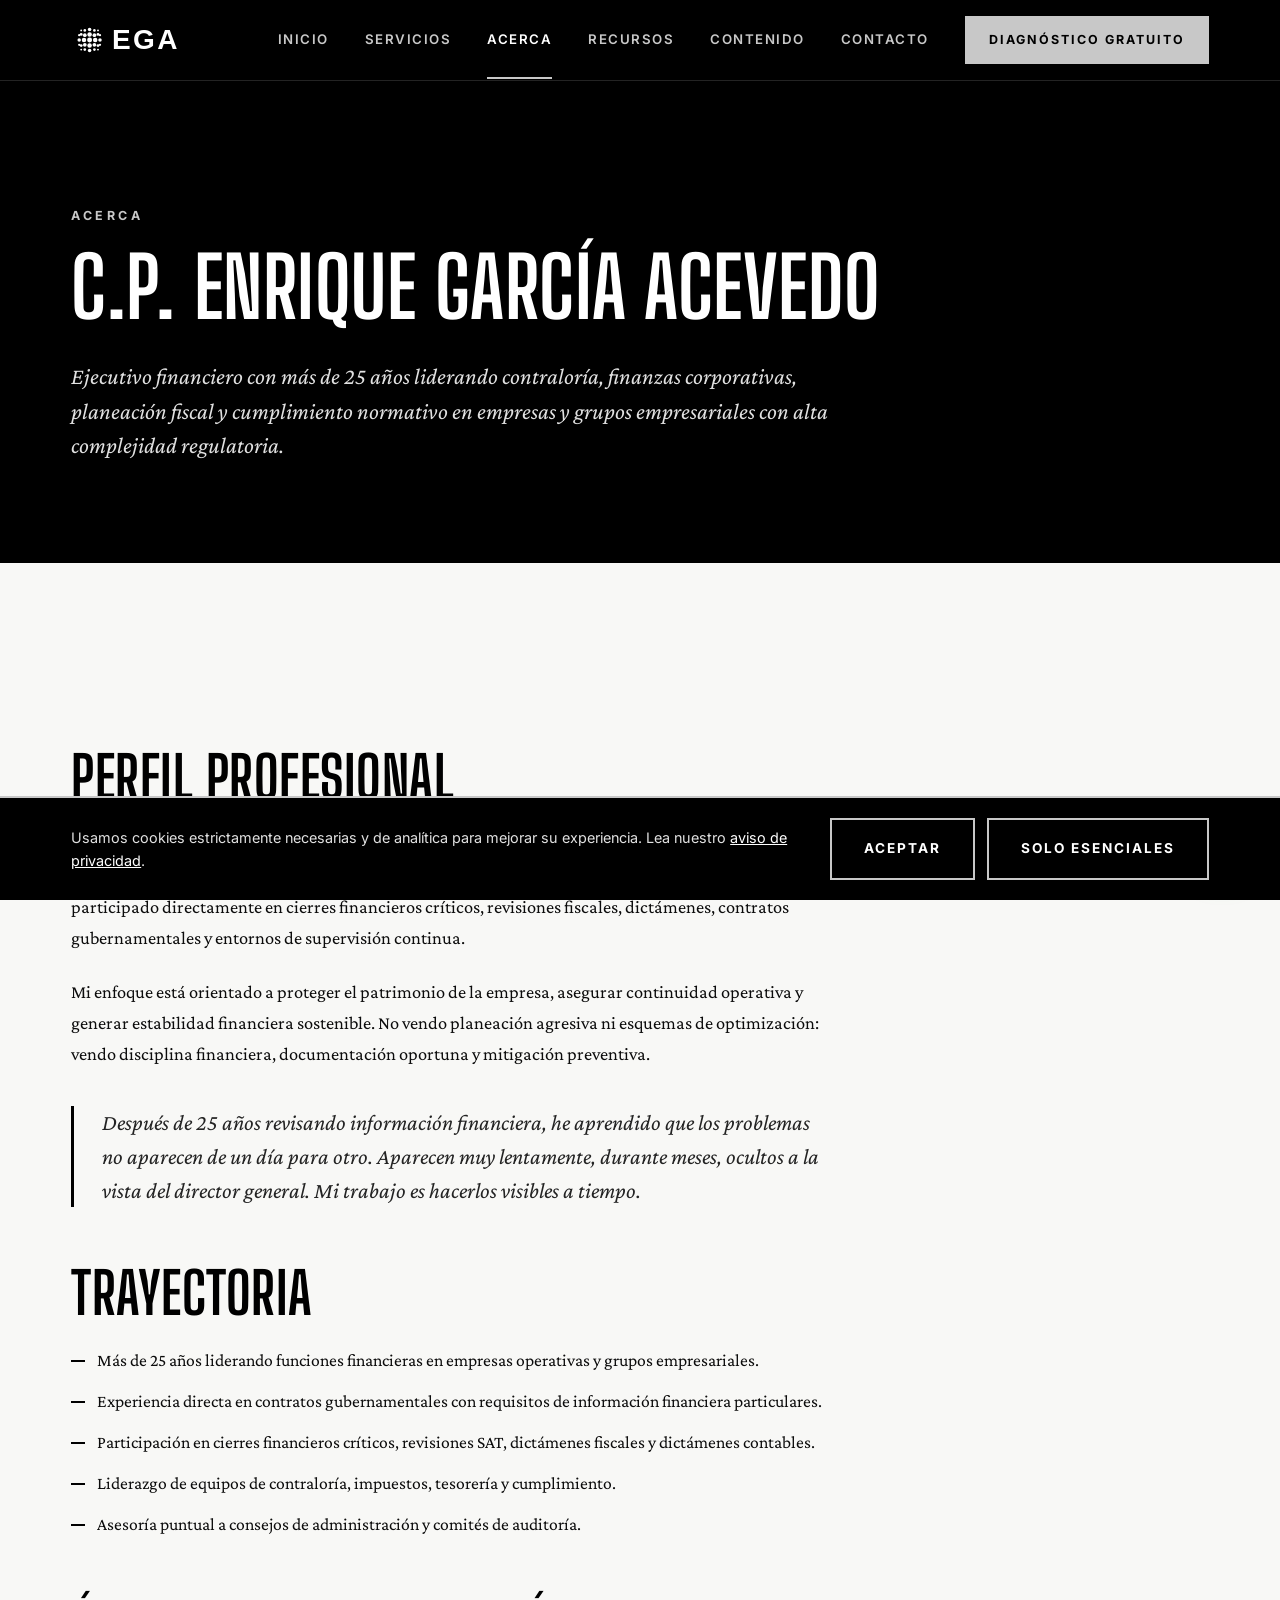
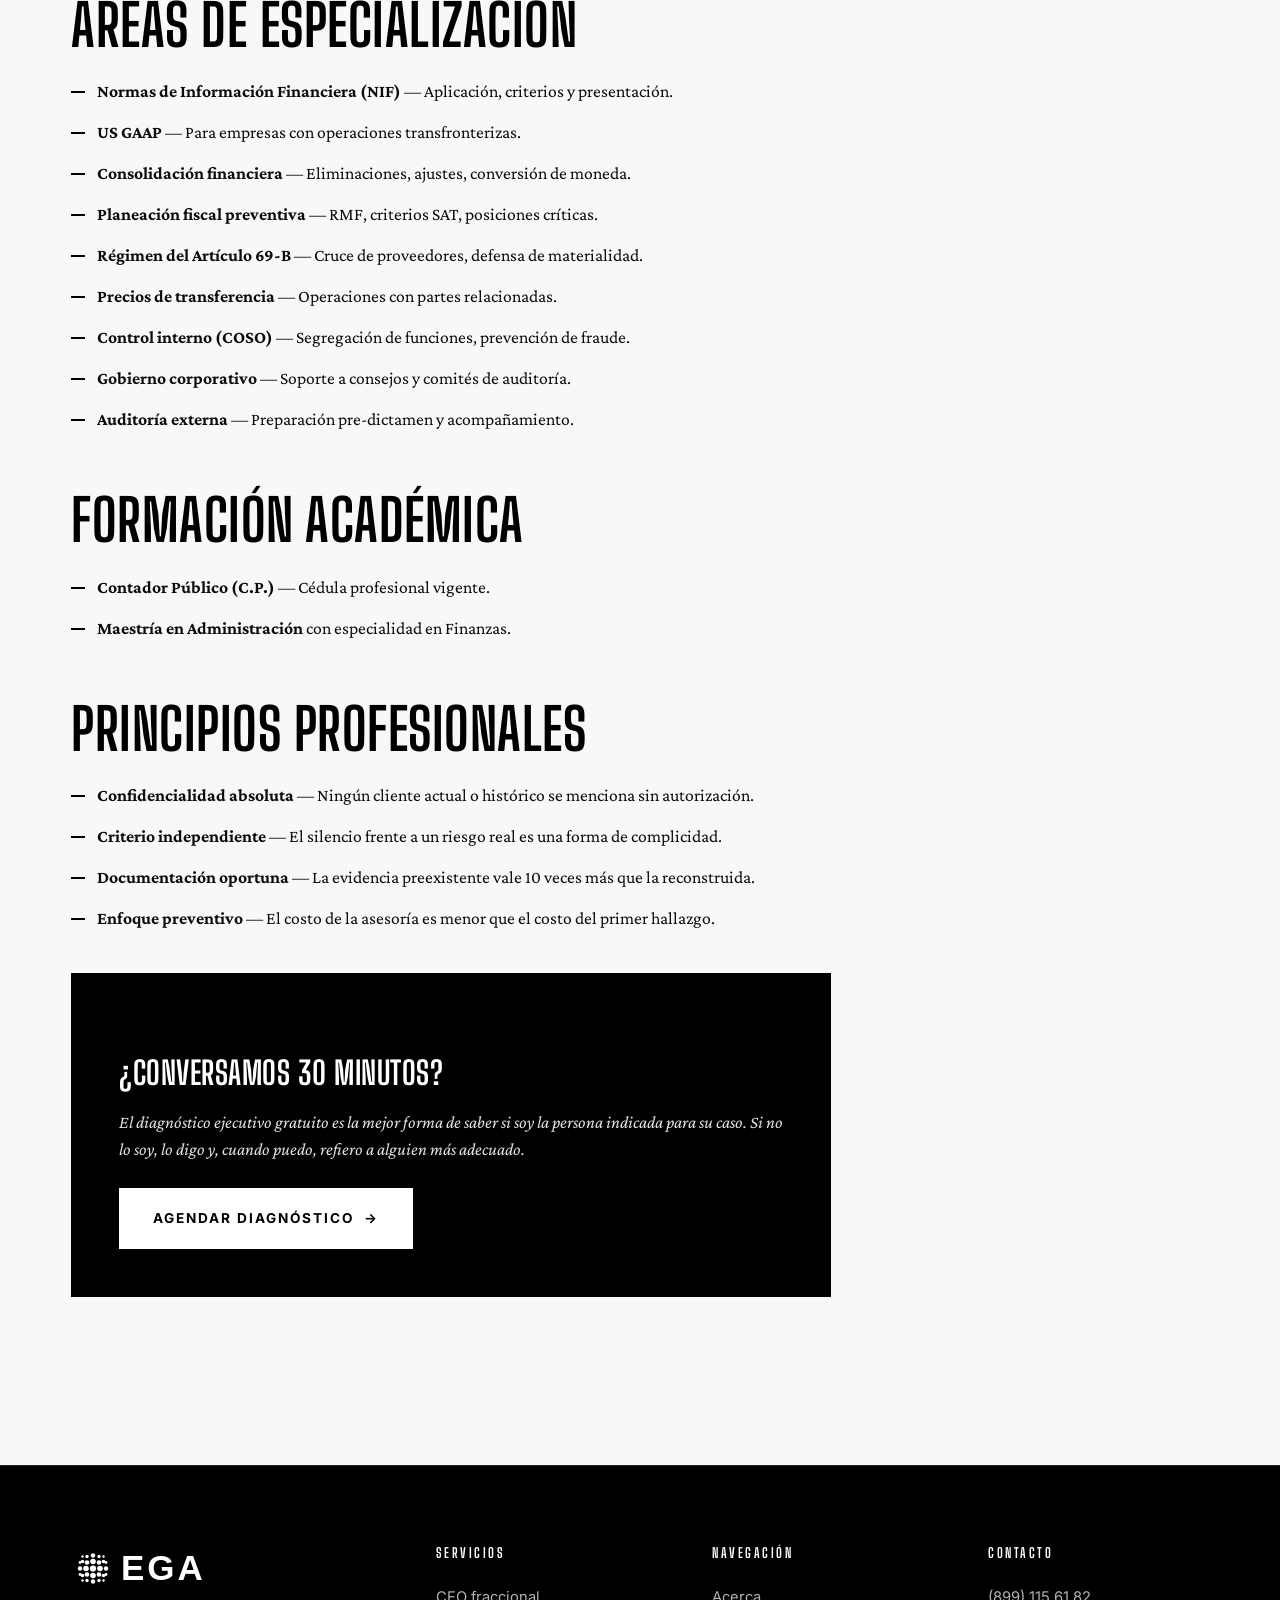
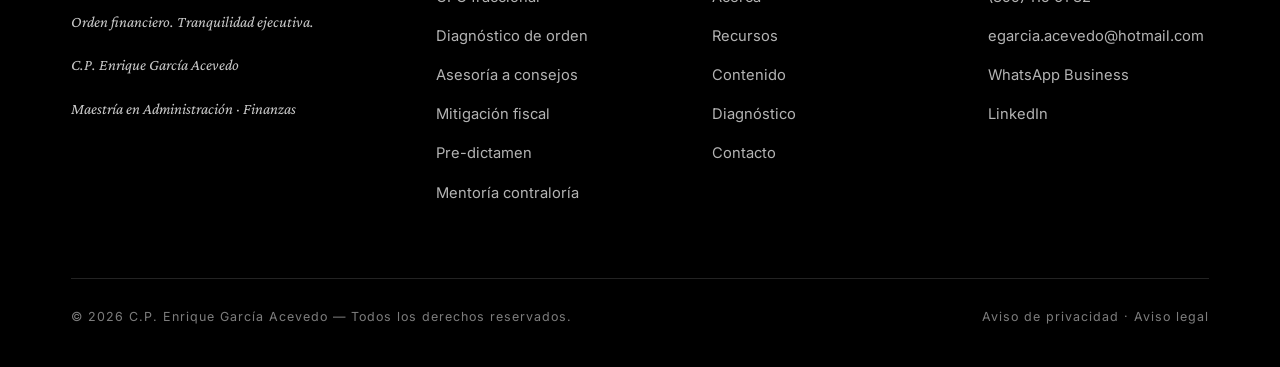
<file: acerca.html>
<!DOCTYPE html>
<html lang="es-MX">
<head>
<meta charset="UTF-8">
<meta name="viewport" content="width=device-width, initial-scale=1.0">
<title>Acerca · C.P. Enrique García Acevedo · EGA</title>
<meta name="description" content="25+ años en contraloría, finanzas corporativas, planeación fiscal y cumplimiento. NIF, US GAAP, control interno y gobierno corporativo.">
<meta name="author" content="C.P. Enrique García Acevedo">
<link rel="icon" type="image/svg+xml" href="assets/favicon.svg">
<link rel="preconnect" href="https://fonts.googleapis.com">
<link rel="preconnect" href="https://fonts.gstatic.com" crossorigin>
<link href="https://fonts.googleapis.com/css2?family=Big+Shoulders+Display:wght@500;700;900&family=Crimson+Pro:ital,wght@0,400;0,600;1,400&family=Inter:wght@400;500;600;700&display=swap" rel="stylesheet">
<link rel="stylesheet" href="css/style.css">
</head>
<body>

<header class="topbar">
  <div class="container topbar__inner">
    <a href="index.html" class="brand" aria-label="EGA · inicio">
      <svg width="130" height="36" viewBox="0 0 320 90"><use href="#logo-title"/></svg>
    </a>
    <nav class="nav" aria-label="Navegación principal">
      <a href="index.html"     class="nav__link">Inicio</a>
      <a href="servicios.html" class="nav__link">Servicios</a>
      <a href="acerca.html"    class="nav__link">Acerca</a>
      <a href="recursos.html"  class="nav__link">Recursos</a>
      <a href="blog.html"      class="nav__link">Contenido</a>
      <a href="contacto.html"  class="nav__link">Contacto</a>
      <a href="diagnostico.html" class="nav__cta" data-track="cta-diagnostico-nav">Diagnóstico gratuito</a>
    </nav>
    <button class="menu-toggle" aria-label="Abrir menú" aria-expanded="false">
      <span></span><span></span><span></span>
    </button>
  </div>
</header>

<svg style="display:none" aria-hidden="true" xmlns="http://www.w3.org/2000/svg"><symbol id="logo-title" viewBox="0 0 320 90"><g fill="currentColor"><circle cx="44" cy="45" r="6.2"/><circle cx="58" cy="45" r="5.6"/><circle cx="30" cy="45" r="5.6"/><circle cx="44" cy="31" r="5.6"/><circle cx="44" cy="59" r="5.6"/><circle cx="56" cy="33" r="4.6"/><circle cx="32" cy="33" r="4.6"/><circle cx="56" cy="57" r="4.6"/><circle cx="32" cy="57" r="4.6"/><circle cx="70" cy="45" r="4.4"/><circle cx="18" cy="45" r="4.4"/><circle cx="44" cy="19" r="4.4"/><circle cx="44" cy="71" r="4.4"/><circle cx="65" cy="31" r="3.6"/><circle cx="23" cy="31" r="3.6"/><circle cx="65" cy="59" r="3.6"/><circle cx="23" cy="59" r="3.6"/><circle cx="56" cy="21" r="3.3"/><circle cx="32" cy="21" r="3.3"/><circle cx="56" cy="69" r="3.3"/><circle cx="32" cy="69" r="3.3"/><circle cx="70" cy="33" r="2.8"/><circle cx="18" cy="33" r="2.8"/><circle cx="70" cy="57" r="2.8"/><circle cx="18" cy="57" r="2.8"/><circle cx="65" cy="21" r="2.4"/><circle cx="23" cy="21" r="2.4"/><circle cx="65" cy="69" r="2.4"/><circle cx="23" cy="69" r="2.4"/></g><text x="100" y="68" font-family="\'Big Shoulders Display\',\'Arial Narrow\',sans-serif" font-weight="900" font-size="70" letter-spacing="6" fill="currentColor">EGA</text></symbol></svg>

<section class="page-header">
  <div class="container">
    <span class="eyebrow">Acerca</span>
    <h1>C.P. Enrique García Acevedo</h1>
    <p class="page-header__lede">Ejecutivo financiero con más de 25 años liderando contraloría, finanzas corporativas, planeación fiscal y cumplimiento normativo en empresas y grupos empresariales con alta complejidad regulatoria.</p>
  </div>
</section>

<section class="section">
  <div class="container">
    <div class="prose">
      <h2>Perfil profesional</h2>
      <p>Mi práctica se ha desarrollado bajo Normas de Información Financiera (NIF), US GAAP, consolidación financiera, presupuestos, tesorería, auditoría externa, control interno y gobierno corporativo. He participado directamente en cierres financieros críticos, revisiones fiscales, dictámenes, contratos gubernamentales y entornos de supervisión continua.</p>
      <p>Mi enfoque está orientado a proteger el patrimonio de la empresa, asegurar continuidad operativa y generar estabilidad financiera sostenible. No vendo planeación agresiva ni esquemas de optimización: vendo disciplina financiera, documentación oportuna y mitigación preventiva.</p>

      <blockquote>
        Después de 25 años revisando información financiera, he aprendido que los problemas no aparecen de un día para otro. Aparecen muy lentamente, durante meses, ocultos a la vista del director general. Mi trabajo es hacerlos visibles a tiempo.
      </blockquote>

      <h2>Trayectoria</h2>
      <ul>
        <li>Más de 25 años liderando funciones financieras en empresas operativas y grupos empresariales.</li>
        <li>Experiencia directa en contratos gubernamentales con requisitos de información financiera particulares.</li>
        <li>Participación en cierres financieros críticos, revisiones SAT, dictámenes fiscales y dictámenes contables.</li>
        <li>Liderazgo de equipos de contraloría, impuestos, tesorería y cumplimiento.</li>
        <li>Asesoría puntual a consejos de administración y comités de auditoría.</li>
      </ul>

      <h2>Áreas de especialización</h2>
      <ul>
        <li><strong>Normas de Información Financiera (NIF)</strong> — Aplicación, criterios y presentación.</li>
        <li><strong>US GAAP</strong> — Para empresas con operaciones transfronterizas.</li>
        <li><strong>Consolidación financiera</strong> — Eliminaciones, ajustes, conversión de moneda.</li>
        <li><strong>Planeación fiscal preventiva</strong> — RMF, criterios SAT, posiciones críticas.</li>
        <li><strong>Régimen del Artículo 69-B</strong> — Cruce de proveedores, defensa de materialidad.</li>
        <li><strong>Precios de transferencia</strong> — Operaciones con partes relacionadas.</li>
        <li><strong>Control interno (COSO)</strong> — Segregación de funciones, prevención de fraude.</li>
        <li><strong>Gobierno corporativo</strong> — Soporte a consejos y comités de auditoría.</li>
        <li><strong>Auditoría externa</strong> — Preparación pre-dictamen y acompañamiento.</li>
      </ul>

      <h2>Formación académica</h2>
      <ul>
        <li><strong>Contador Público (C.P.)</strong> — Cédula profesional vigente.</li>
        <li><strong>Maestría en Administración</strong> con especialidad en Finanzas.</li>
      </ul>

      <h2>Principios profesionales</h2>
      <ul>
        <li><strong>Confidencialidad absoluta</strong> — Ningún cliente actual o histórico se menciona sin autorización.</li>
        <li><strong>Criterio independiente</strong> — El silencio frente a un riesgo real es una forma de complicidad.</li>
        <li><strong>Documentación oportuna</strong> — La evidencia preexistente vale 10 veces más que la reconstruida.</li>
        <li><strong>Enfoque preventivo</strong> — El costo de la asesoría es menor que el costo del primer hallazgo.</li>
      </ul>

      <div class="diagnostic-box">
        <h3>¿Conversamos 30 minutos?</h3>
        <p>El diagnóstico ejecutivo gratuito es la mejor forma de saber si soy la persona indicada para su caso. Si no lo soy, lo digo y, cuando puedo, refiero a alguien más adecuado.</p>
        <a href="diagnostico.html" class="btn btn--light" data-track="cta-diagnostico-acerca">Agendar diagnóstico <span class="btn__arrow">→</span></a>
      </div>
    </div>
  </div>
</section>

<footer class="footer">
  <div class="container">
    <div class="footer__grid">
      <div class="footer__col footer__brand">
        <svg width="160" height="45" viewBox="0 0 320 90" style="color:#fff"><use href="#logo-title"/></svg>
        <p>Orden financiero. Tranquilidad ejecutiva.</p>
        <p class="footer__meta">C.P. Enrique García Acevedo</p>
        <p class="footer__meta">Maestría en Administración · Finanzas</p>
      </div>
      <div class="footer__col">
        <h4>Servicios</h4>
        <ul>
          <li><a href="servicios.html">CFO fraccional</a></li>
          <li><a href="servicios.html">Diagnóstico de orden</a></li>
          <li><a href="servicios.html">Asesoría a consejos</a></li>
          <li><a href="servicios.html">Mitigación fiscal</a></li>
          <li><a href="servicios.html">Pre-dictamen</a></li>
          <li><a href="servicios.html">Mentoría contraloría</a></li>
        </ul>
      </div>
      <div class="footer__col">
        <h4>Navegación</h4>
        <ul>
          <li><a href="acerca.html">Acerca</a></li>
          <li><a href="recursos.html">Recursos</a></li>
          <li><a href="blog.html">Contenido</a></li>
          <li><a href="diagnostico.html">Diagnóstico</a></li>
          <li><a href="contacto.html">Contacto</a></li>
        </ul>
      </div>
      <div class="footer__col">
        <h4>Contacto</h4>
        <ul>
          <li><a href="tel:+528991156182">(899) 115 61 82</a></li>
          <li><a href="mailto:egarcia.acevedo@hotmail.com">egarcia.acevedo@hotmail.com</a></li>
          <li><a href="https://wa.me/528991156182" target="_blank" rel="noopener">WhatsApp Business</a></li>
          <li><a href="https://www.linkedin.com/in/enrique-garcia-acevedo-mba-4ba86a27/" target="_blank" rel="noopener">LinkedIn</a></li>
        </ul>
      </div>
    </div>
    <div class="footer__bottom">
      <p>© <span data-year>2026</span> C.P. Enrique García Acevedo — Todos los derechos reservados.</p>
      <p><a href="aviso-privacidad.html">Aviso de privacidad</a> · <a href="aviso-legal.html">Aviso legal</a></p>
    </div>
  </div>
</footer>

<a class="wa-fab" href="https://wa.me/528991156182?text=Hola%20Enrique%2C%20visit%C3%A9%20su%20sitio%20web%20y%20me%20gustar%C3%ADa%20conversar." target="_blank" rel="noopener" aria-label="WhatsApp" data-track="cta-whatsapp">
  <svg viewBox="0 0 24 24" fill="currentColor"><path d="M17.472 14.382c-.297-.149-1.758-.867-2.03-.967-.273-.099-.471-.148-.67.15-.197.297-.767.966-.94 1.164-.173.199-.347.223-.644.075-.297-.15-1.255-.463-2.39-1.475-.883-.788-1.48-1.761-1.653-2.059-.173-.297-.018-.458.13-.606.134-.133.298-.347.446-.52.149-.174.198-.298.298-.497.099-.198.05-.371-.025-.52-.075-.149-.669-1.612-.916-2.207-.242-.579-.487-.5-.669-.51-.173-.008-.371-.01-.57-.01-.198 0-.52.074-.792.372-.272.297-1.04 1.016-1.04 2.479 0 1.462 1.065 2.875 1.213 3.074.149.198 2.096 3.2 5.077 4.487.709.306 1.262.489 1.694.625.712.227 1.36.195 1.871.118.571-.085 1.758-.719 2.006-1.413.248-.694.248-1.289.173-1.413-.074-.124-.272-.198-.57-.347m-5.421 7.403h-.004a9.87 9.87 0 01-5.031-1.378l-.361-.214-3.741.982.998-3.648-.235-.374a9.86 9.86 0 01-1.51-5.26c.001-5.45 4.436-9.884 9.888-9.884 2.64 0 5.122 1.03 6.988 2.898a9.825 9.825 0 012.893 6.994c-.003 5.45-4.437 9.884-9.885 9.884m8.413-18.297A11.815 11.815 0 0012.05 0C5.495 0 .16 5.335.157 11.892c0 2.096.547 4.142 1.588 5.945L.057 24l6.305-1.654a11.882 11.882 0 005.683 1.448h.005c6.554 0 11.89-5.335 11.893-11.893a11.821 11.821 0 00-3.48-8.413z"/></svg>
</a>

<div class="cookie-banner" id="cookie-banner" role="region" aria-label="Consentimiento de cookies">
  <div class="container cookie-banner__inner">
    <p class="cookie-banner__text">Usamos cookies estrictamente necesarias y de analítica para mejorar su experiencia. Lea nuestro <a href="aviso-privacidad.html" style="color:#fff; text-decoration: underline;">aviso de privacidad</a>.</p>
    <div class="cookie-banner__actions">
      <button class="btn btn--ghost" data-cookie="accept">Aceptar</button>
      <button class="btn btn--ghost" data-cookie="essentials">Solo esenciales</button>
    </div>
  </div>
</div>

<script src="js/main.js"></script>
</body>
</html>
</file>
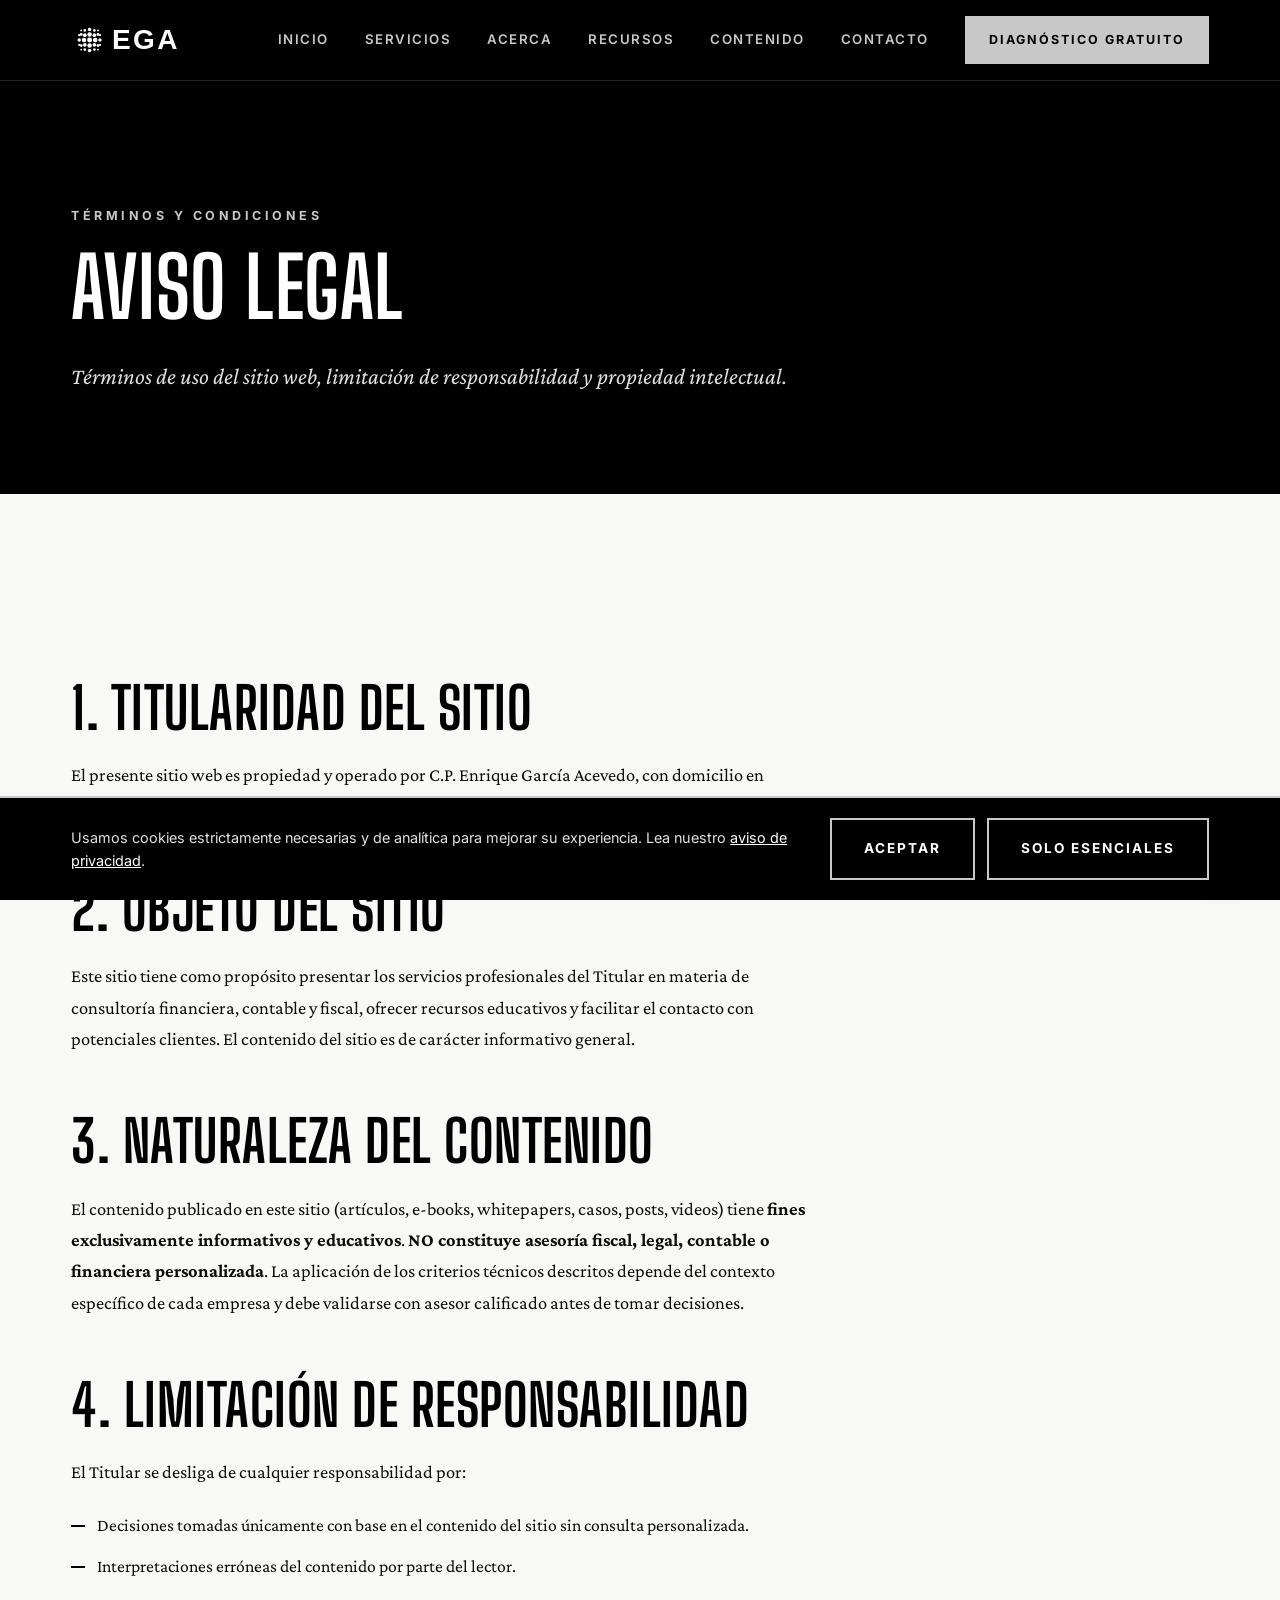
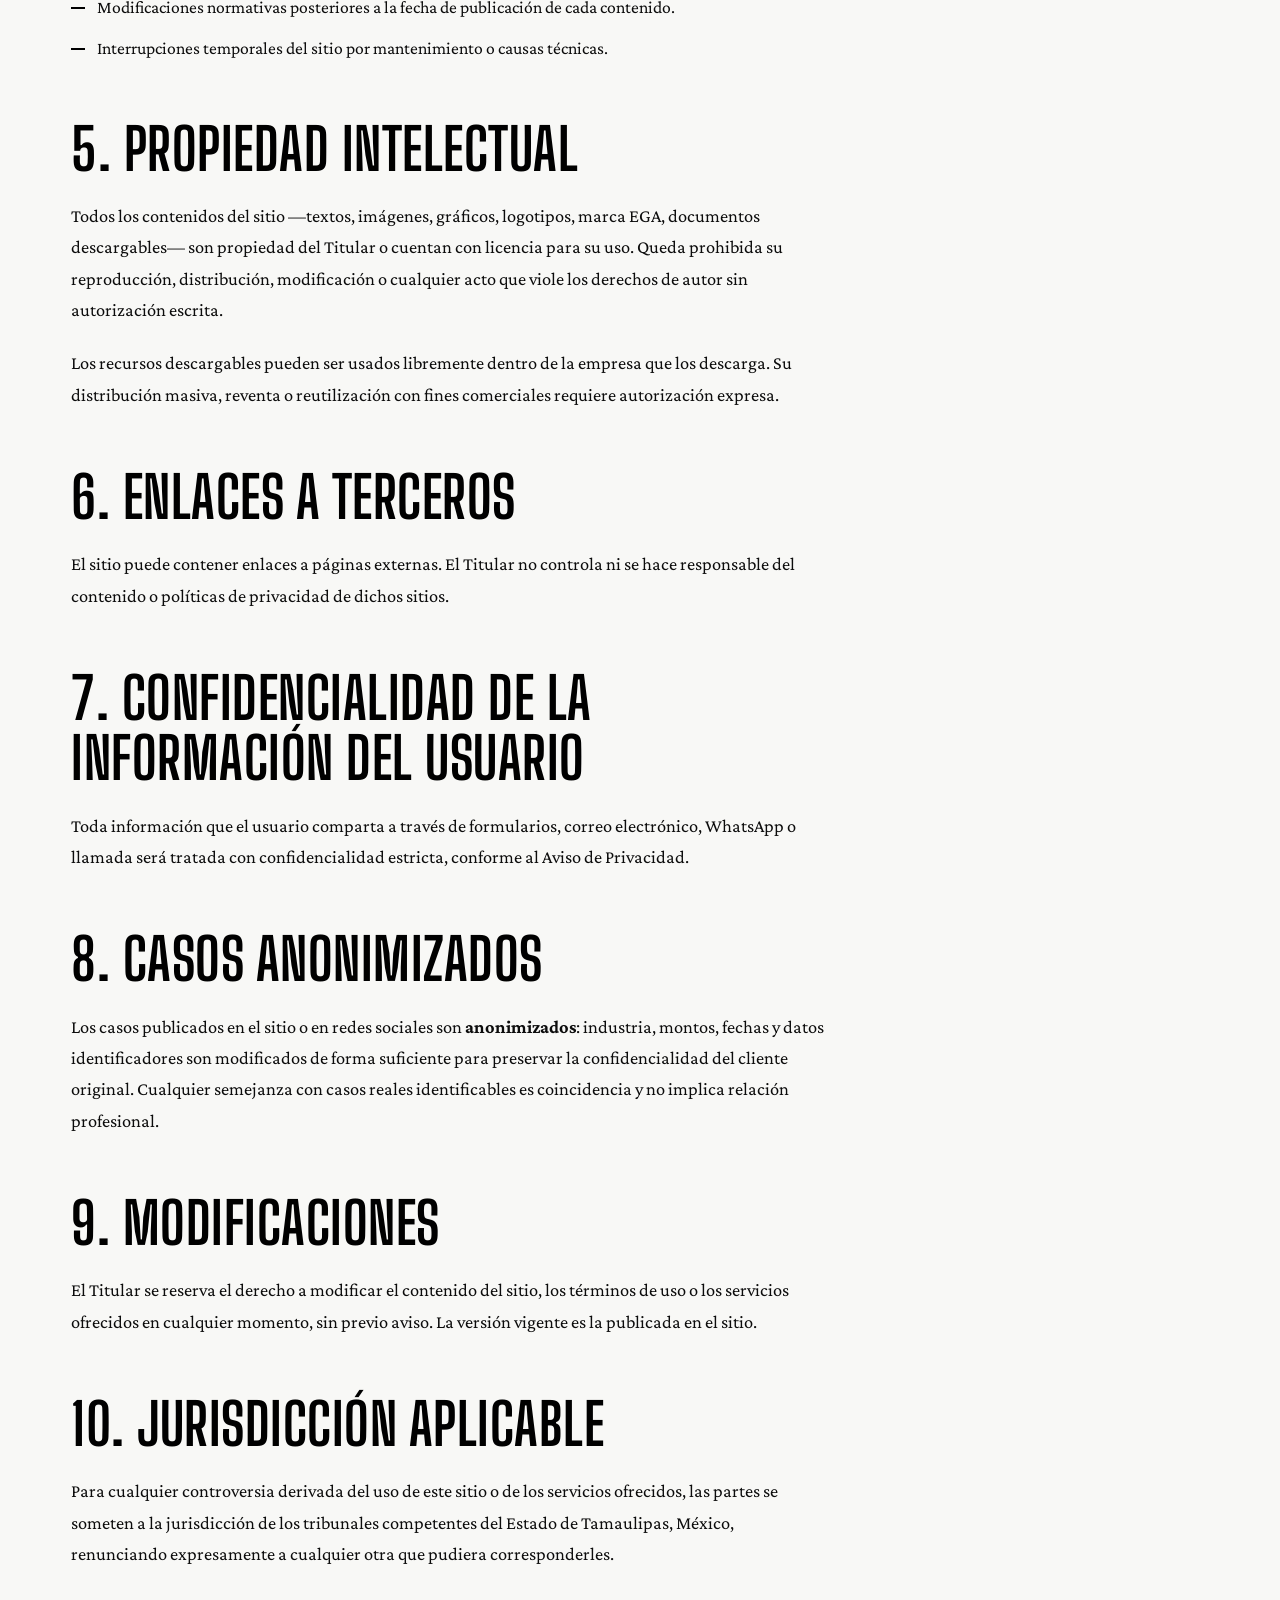
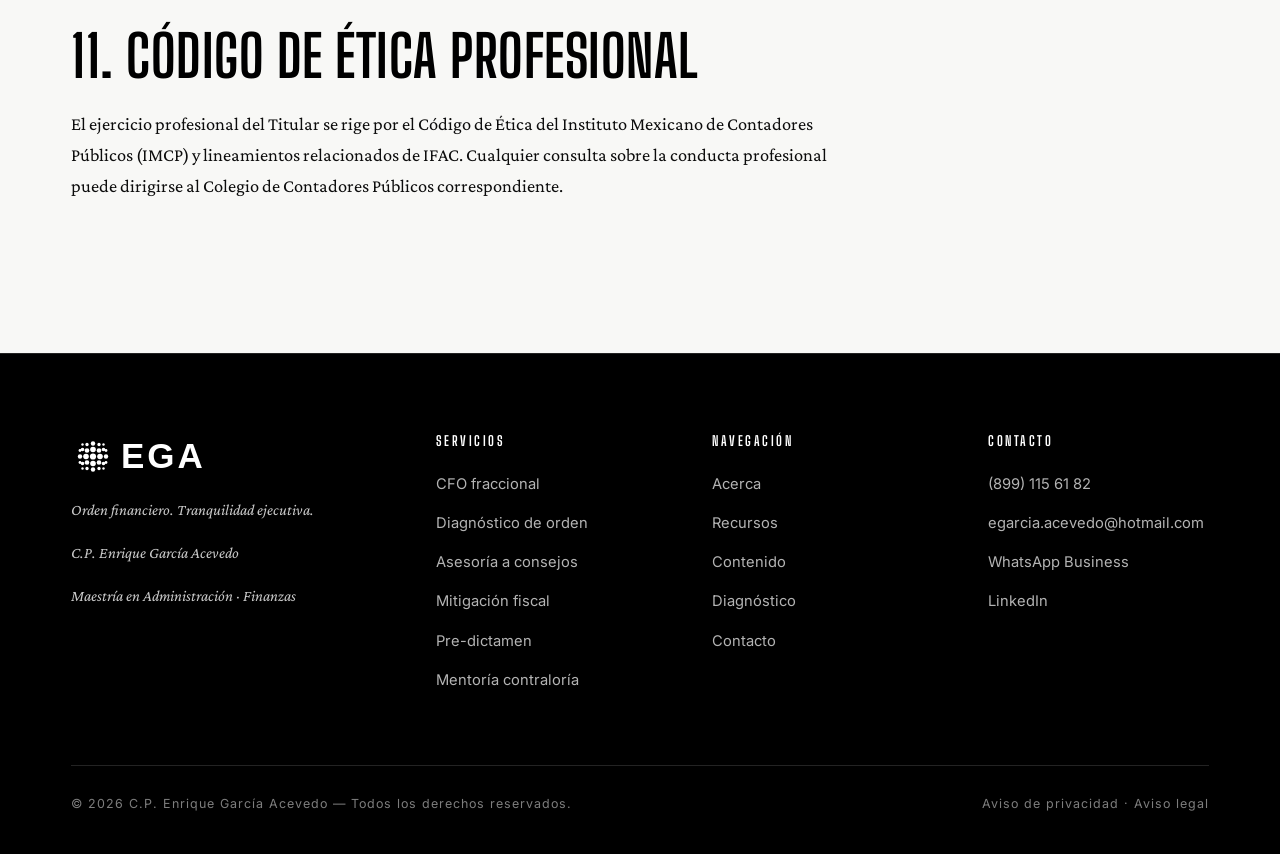
<file: aviso-legal.html>
<!DOCTYPE html>
<html lang="es-MX">
<head>
<meta charset="UTF-8">
<meta name="viewport" content="width=device-width, initial-scale=1.0">
<title>Aviso legal · EGA · Términos y condiciones</title>
<meta name="description" content="Términos de uso, propiedad intelectual, limitación de responsabilidad y jurisdicción aplicable.">
<meta name="author" content="C.P. Enrique García Acevedo">
<link rel="icon" type="image/svg+xml" href="assets/favicon.svg">
<link rel="preconnect" href="https://fonts.googleapis.com">
<link rel="preconnect" href="https://fonts.gstatic.com" crossorigin>
<link href="https://fonts.googleapis.com/css2?family=Big+Shoulders+Display:wght@500;700;900&family=Crimson+Pro:ital,wght@0,400;0,600;1,400&family=Inter:wght@400;500;600;700&display=swap" rel="stylesheet">
<link rel="stylesheet" href="css/style.css">
</head>
<body>

<header class="topbar">
  <div class="container topbar__inner">
    <a href="index.html" class="brand" aria-label="EGA · inicio">
      <svg width="130" height="36" viewBox="0 0 320 90"><use href="#logo-title"/></svg>
    </a>
    <nav class="nav" aria-label="Navegación principal">
      <a href="index.html"     class="nav__link">Inicio</a>
      <a href="servicios.html" class="nav__link">Servicios</a>
      <a href="acerca.html"    class="nav__link">Acerca</a>
      <a href="recursos.html"  class="nav__link">Recursos</a>
      <a href="blog.html"      class="nav__link">Contenido</a>
      <a href="contacto.html"  class="nav__link">Contacto</a>
      <a href="diagnostico.html" class="nav__cta" data-track="cta-diagnostico-nav">Diagnóstico gratuito</a>
    </nav>
    <button class="menu-toggle" aria-label="Abrir menú" aria-expanded="false">
      <span></span><span></span><span></span>
    </button>
  </div>
</header>

<svg style="display:none" aria-hidden="true" xmlns="http://www.w3.org/2000/svg"><symbol id="logo-title" viewBox="0 0 320 90"><g fill="currentColor"><circle cx="44" cy="45" r="6.2"/><circle cx="58" cy="45" r="5.6"/><circle cx="30" cy="45" r="5.6"/><circle cx="44" cy="31" r="5.6"/><circle cx="44" cy="59" r="5.6"/><circle cx="56" cy="33" r="4.6"/><circle cx="32" cy="33" r="4.6"/><circle cx="56" cy="57" r="4.6"/><circle cx="32" cy="57" r="4.6"/><circle cx="70" cy="45" r="4.4"/><circle cx="18" cy="45" r="4.4"/><circle cx="44" cy="19" r="4.4"/><circle cx="44" cy="71" r="4.4"/><circle cx="65" cy="31" r="3.6"/><circle cx="23" cy="31" r="3.6"/><circle cx="65" cy="59" r="3.6"/><circle cx="23" cy="59" r="3.6"/><circle cx="56" cy="21" r="3.3"/><circle cx="32" cy="21" r="3.3"/><circle cx="56" cy="69" r="3.3"/><circle cx="32" cy="69" r="3.3"/><circle cx="70" cy="33" r="2.8"/><circle cx="18" cy="33" r="2.8"/><circle cx="70" cy="57" r="2.8"/><circle cx="18" cy="57" r="2.8"/><circle cx="65" cy="21" r="2.4"/><circle cx="23" cy="21" r="2.4"/><circle cx="65" cy="69" r="2.4"/><circle cx="23" cy="69" r="2.4"/></g><text x="100" y="68" font-family="\'Big Shoulders Display\',\'Arial Narrow\',sans-serif" font-weight="900" font-size="70" letter-spacing="6" fill="currentColor">EGA</text></symbol></svg>

<section class="page-header">
  <div class="container">
    <span class="eyebrow">Términos y condiciones</span>
    <h1>Aviso legal</h1>
    <p class="page-header__lede">Términos de uso del sitio web, limitación de responsabilidad y propiedad intelectual.</p>
  </div>
</section>

<section class="section">
  <div class="container">
    <article class="prose">
      <h2>1. Titularidad del sitio</h2>
      <p>El presente sitio web es propiedad y operado por C.P. Enrique García Acevedo, con domicilio en Tamaulipas, México, correo electrónico egarcia.acevedo@hotmail.com.</p>

      <h2>2. Objeto del sitio</h2>
      <p>Este sitio tiene como propósito presentar los servicios profesionales del Titular en materia de consultoría financiera, contable y fiscal, ofrecer recursos educativos y facilitar el contacto con potenciales clientes. El contenido del sitio es de carácter informativo general.</p>

      <h2>3. Naturaleza del contenido</h2>
      <p>El contenido publicado en este sitio (artículos, e-books, whitepapers, casos, posts, videos) tiene <strong>fines exclusivamente informativos y educativos</strong>. <strong>NO constituye asesoría fiscal, legal, contable o financiera personalizada</strong>. La aplicación de los criterios técnicos descritos depende del contexto específico de cada empresa y debe validarse con asesor calificado antes de tomar decisiones.</p>

      <h2>4. Limitación de responsabilidad</h2>
      <p>El Titular se desliga de cualquier responsabilidad por:</p>
      <ul>
        <li>Decisiones tomadas únicamente con base en el contenido del sitio sin consulta personalizada.</li>
        <li>Interpretaciones erróneas del contenido por parte del lector.</li>
        <li>Modificaciones normativas posteriores a la fecha de publicación de cada contenido.</li>
        <li>Interrupciones temporales del sitio por mantenimiento o causas técnicas.</li>
      </ul>

      <h2>5. Propiedad intelectual</h2>
      <p>Todos los contenidos del sitio —textos, imágenes, gráficos, logotipos, marca EGA, documentos descargables— son propiedad del Titular o cuentan con licencia para su uso. Queda prohibida su reproducción, distribución, modificación o cualquier acto que viole los derechos de autor sin autorización escrita.</p>
      <p>Los recursos descargables pueden ser usados libremente dentro de la empresa que los descarga. Su distribución masiva, reventa o reutilización con fines comerciales requiere autorización expresa.</p>

      <h2>6. Enlaces a terceros</h2>
      <p>El sitio puede contener enlaces a páginas externas. El Titular no controla ni se hace responsable del contenido o políticas de privacidad de dichos sitios.</p>

      <h2>7. Confidencialidad de la información del usuario</h2>
      <p>Toda información que el usuario comparta a través de formularios, correo electrónico, WhatsApp o llamada será tratada con confidencialidad estricta, conforme al Aviso de Privacidad.</p>

      <h2>8. Casos anonimizados</h2>
      <p>Los casos publicados en el sitio o en redes sociales son <strong>anonimizados</strong>: industria, montos, fechas y datos identificadores son modificados de forma suficiente para preservar la confidencialidad del cliente original. Cualquier semejanza con casos reales identificables es coincidencia y no implica relación profesional.</p>

      <h2>9. Modificaciones</h2>
      <p>El Titular se reserva el derecho a modificar el contenido del sitio, los términos de uso o los servicios ofrecidos en cualquier momento, sin previo aviso. La versión vigente es la publicada en el sitio.</p>

      <h2>10. Jurisdicción aplicable</h2>
      <p>Para cualquier controversia derivada del uso de este sitio o de los servicios ofrecidos, las partes se someten a la jurisdicción de los tribunales competentes del Estado de Tamaulipas, México, renunciando expresamente a cualquier otra que pudiera corresponderles.</p>

      <h2>11. Código de ética profesional</h2>
      <p>El ejercicio profesional del Titular se rige por el Código de Ética del Instituto Mexicano de Contadores Públicos (IMCP) y lineamientos relacionados de IFAC. Cualquier consulta sobre la conducta profesional puede dirigirse al Colegio de Contadores Públicos correspondiente.</p>
    </article>
  </div>
</section>

<footer class="footer">
  <div class="container">
    <div class="footer__grid">
      <div class="footer__col footer__brand">
        <svg width="160" height="45" viewBox="0 0 320 90" style="color:#fff"><use href="#logo-title"/></svg>
        <p>Orden financiero. Tranquilidad ejecutiva.</p>
        <p class="footer__meta">C.P. Enrique García Acevedo</p>
        <p class="footer__meta">Maestría en Administración · Finanzas</p>
      </div>
      <div class="footer__col">
        <h4>Servicios</h4>
        <ul>
          <li><a href="servicios.html">CFO fraccional</a></li>
          <li><a href="servicios.html">Diagnóstico de orden</a></li>
          <li><a href="servicios.html">Asesoría a consejos</a></li>
          <li><a href="servicios.html">Mitigación fiscal</a></li>
          <li><a href="servicios.html">Pre-dictamen</a></li>
          <li><a href="servicios.html">Mentoría contraloría</a></li>
        </ul>
      </div>
      <div class="footer__col">
        <h4>Navegación</h4>
        <ul>
          <li><a href="acerca.html">Acerca</a></li>
          <li><a href="recursos.html">Recursos</a></li>
          <li><a href="blog.html">Contenido</a></li>
          <li><a href="diagnostico.html">Diagnóstico</a></li>
          <li><a href="contacto.html">Contacto</a></li>
        </ul>
      </div>
      <div class="footer__col">
        <h4>Contacto</h4>
        <ul>
          <li><a href="tel:+528991156182">(899) 115 61 82</a></li>
          <li><a href="mailto:egarcia.acevedo@hotmail.com">egarcia.acevedo@hotmail.com</a></li>
          <li><a href="https://wa.me/528991156182" target="_blank" rel="noopener">WhatsApp Business</a></li>
          <li><a href="https://www.linkedin.com/in/enrique-garcia-acevedo-mba-4ba86a27/" target="_blank" rel="noopener">LinkedIn</a></li>
        </ul>
      </div>
    </div>
    <div class="footer__bottom">
      <p>© <span data-year>2026</span> C.P. Enrique García Acevedo — Todos los derechos reservados.</p>
      <p><a href="aviso-privacidad.html">Aviso de privacidad</a> · <a href="aviso-legal.html">Aviso legal</a></p>
    </div>
  </div>
</footer>

<a class="wa-fab" href="https://wa.me/528991156182?text=Hola%20Enrique%2C%20visit%C3%A9%20su%20sitio%20web%20y%20me%20gustar%C3%ADa%20conversar." target="_blank" rel="noopener" aria-label="WhatsApp" data-track="cta-whatsapp">
  <svg viewBox="0 0 24 24" fill="currentColor"><path d="M17.472 14.382c-.297-.149-1.758-.867-2.03-.967-.273-.099-.471-.148-.67.15-.197.297-.767.966-.94 1.164-.173.199-.347.223-.644.075-.297-.15-1.255-.463-2.39-1.475-.883-.788-1.48-1.761-1.653-2.059-.173-.297-.018-.458.13-.606.134-.133.298-.347.446-.52.149-.174.198-.298.298-.497.099-.198.05-.371-.025-.52-.075-.149-.669-1.612-.916-2.207-.242-.579-.487-.5-.669-.51-.173-.008-.371-.01-.57-.01-.198 0-.52.074-.792.372-.272.297-1.04 1.016-1.04 2.479 0 1.462 1.065 2.875 1.213 3.074.149.198 2.096 3.2 5.077 4.487.709.306 1.262.489 1.694.625.712.227 1.36.195 1.871.118.571-.085 1.758-.719 2.006-1.413.248-.694.248-1.289.173-1.413-.074-.124-.272-.198-.57-.347m-5.421 7.403h-.004a9.87 9.87 0 01-5.031-1.378l-.361-.214-3.741.982.998-3.648-.235-.374a9.86 9.86 0 01-1.51-5.26c.001-5.45 4.436-9.884 9.888-9.884 2.64 0 5.122 1.03 6.988 2.898a9.825 9.825 0 012.893 6.994c-.003 5.45-4.437 9.884-9.885 9.884m8.413-18.297A11.815 11.815 0 0012.05 0C5.495 0 .16 5.335.157 11.892c0 2.096.547 4.142 1.588 5.945L.057 24l6.305-1.654a11.882 11.882 0 005.683 1.448h.005c6.554 0 11.89-5.335 11.893-11.893a11.821 11.821 0 00-3.48-8.413z"/></svg>
</a>

<div class="cookie-banner" id="cookie-banner" role="region" aria-label="Consentimiento de cookies">
  <div class="container cookie-banner__inner">
    <p class="cookie-banner__text">Usamos cookies estrictamente necesarias y de analítica para mejorar su experiencia. Lea nuestro <a href="aviso-privacidad.html" style="color:#fff; text-decoration: underline;">aviso de privacidad</a>.</p>
    <div class="cookie-banner__actions">
      <button class="btn btn--ghost" data-cookie="accept">Aceptar</button>
      <button class="btn btn--ghost" data-cookie="essentials">Solo esenciales</button>
    </div>
  </div>
</div>

<script src="js/main.js"></script>
</body>
</html>
</file>
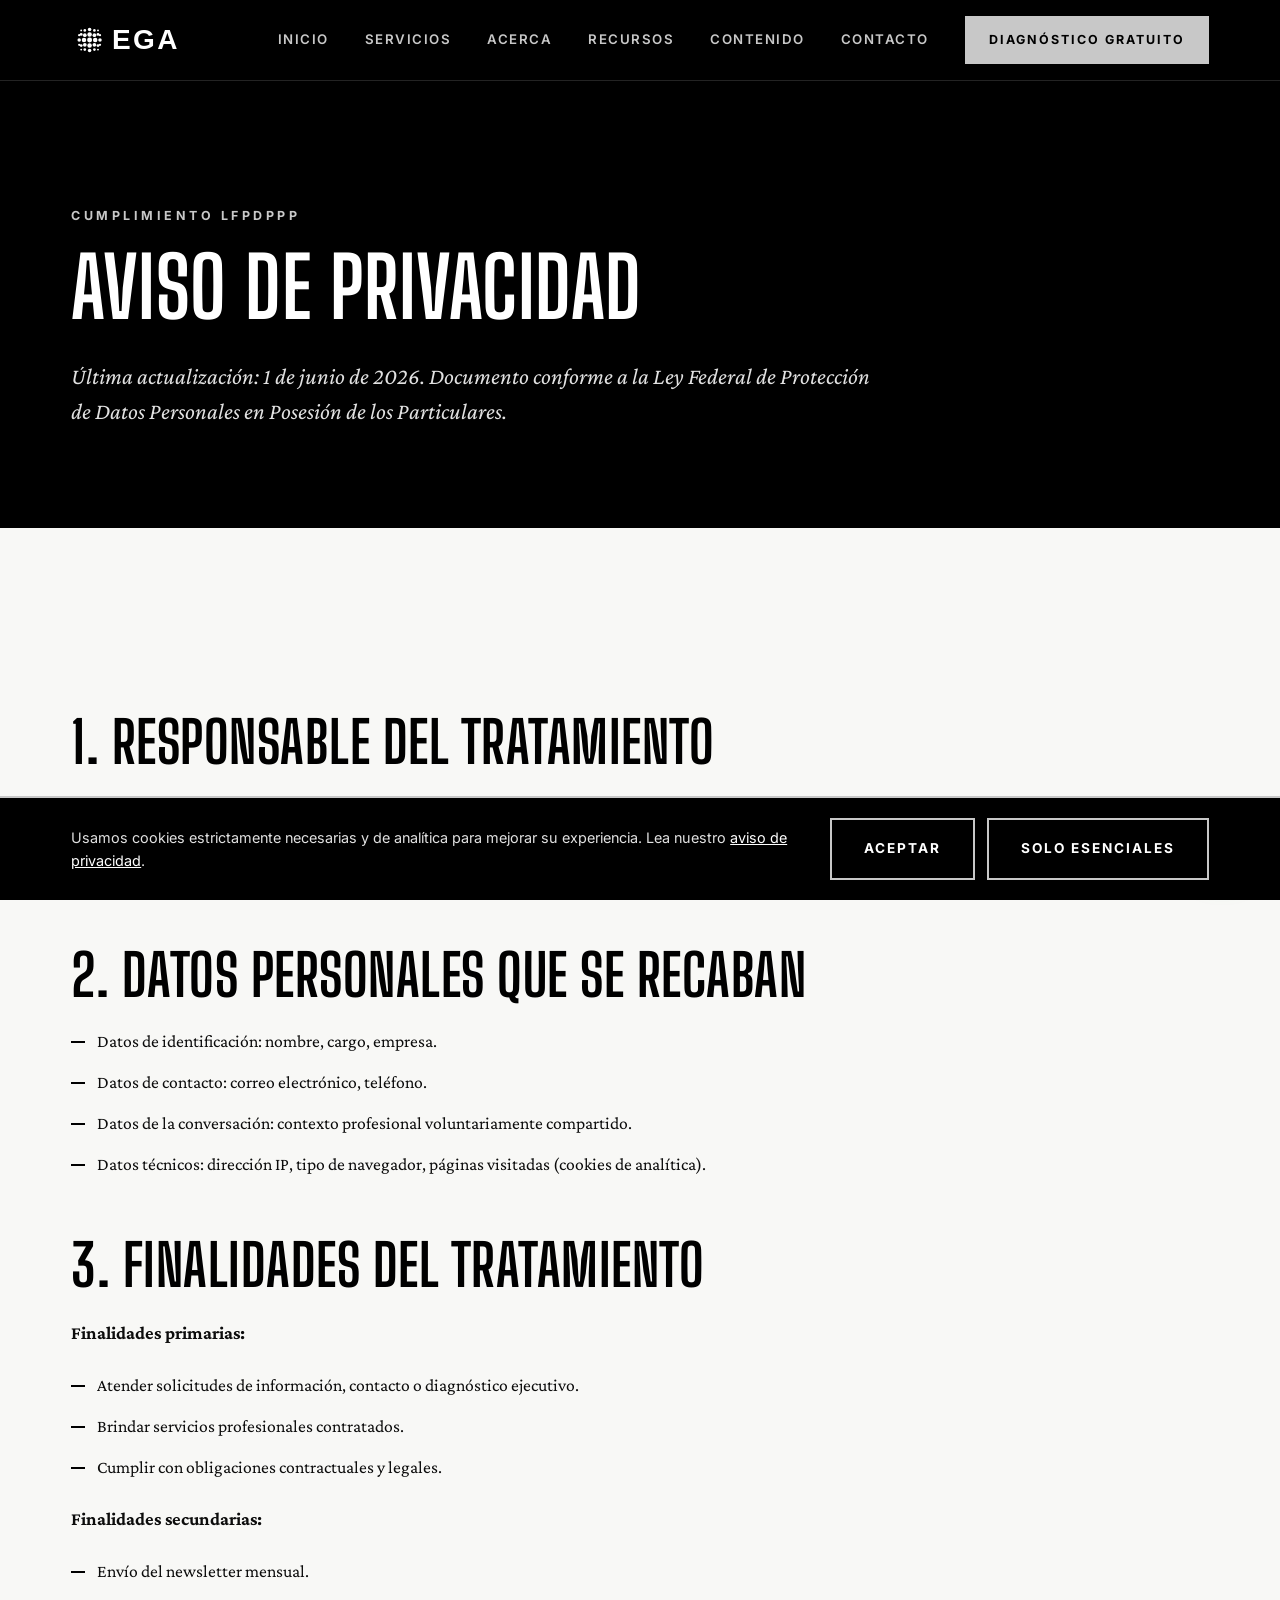
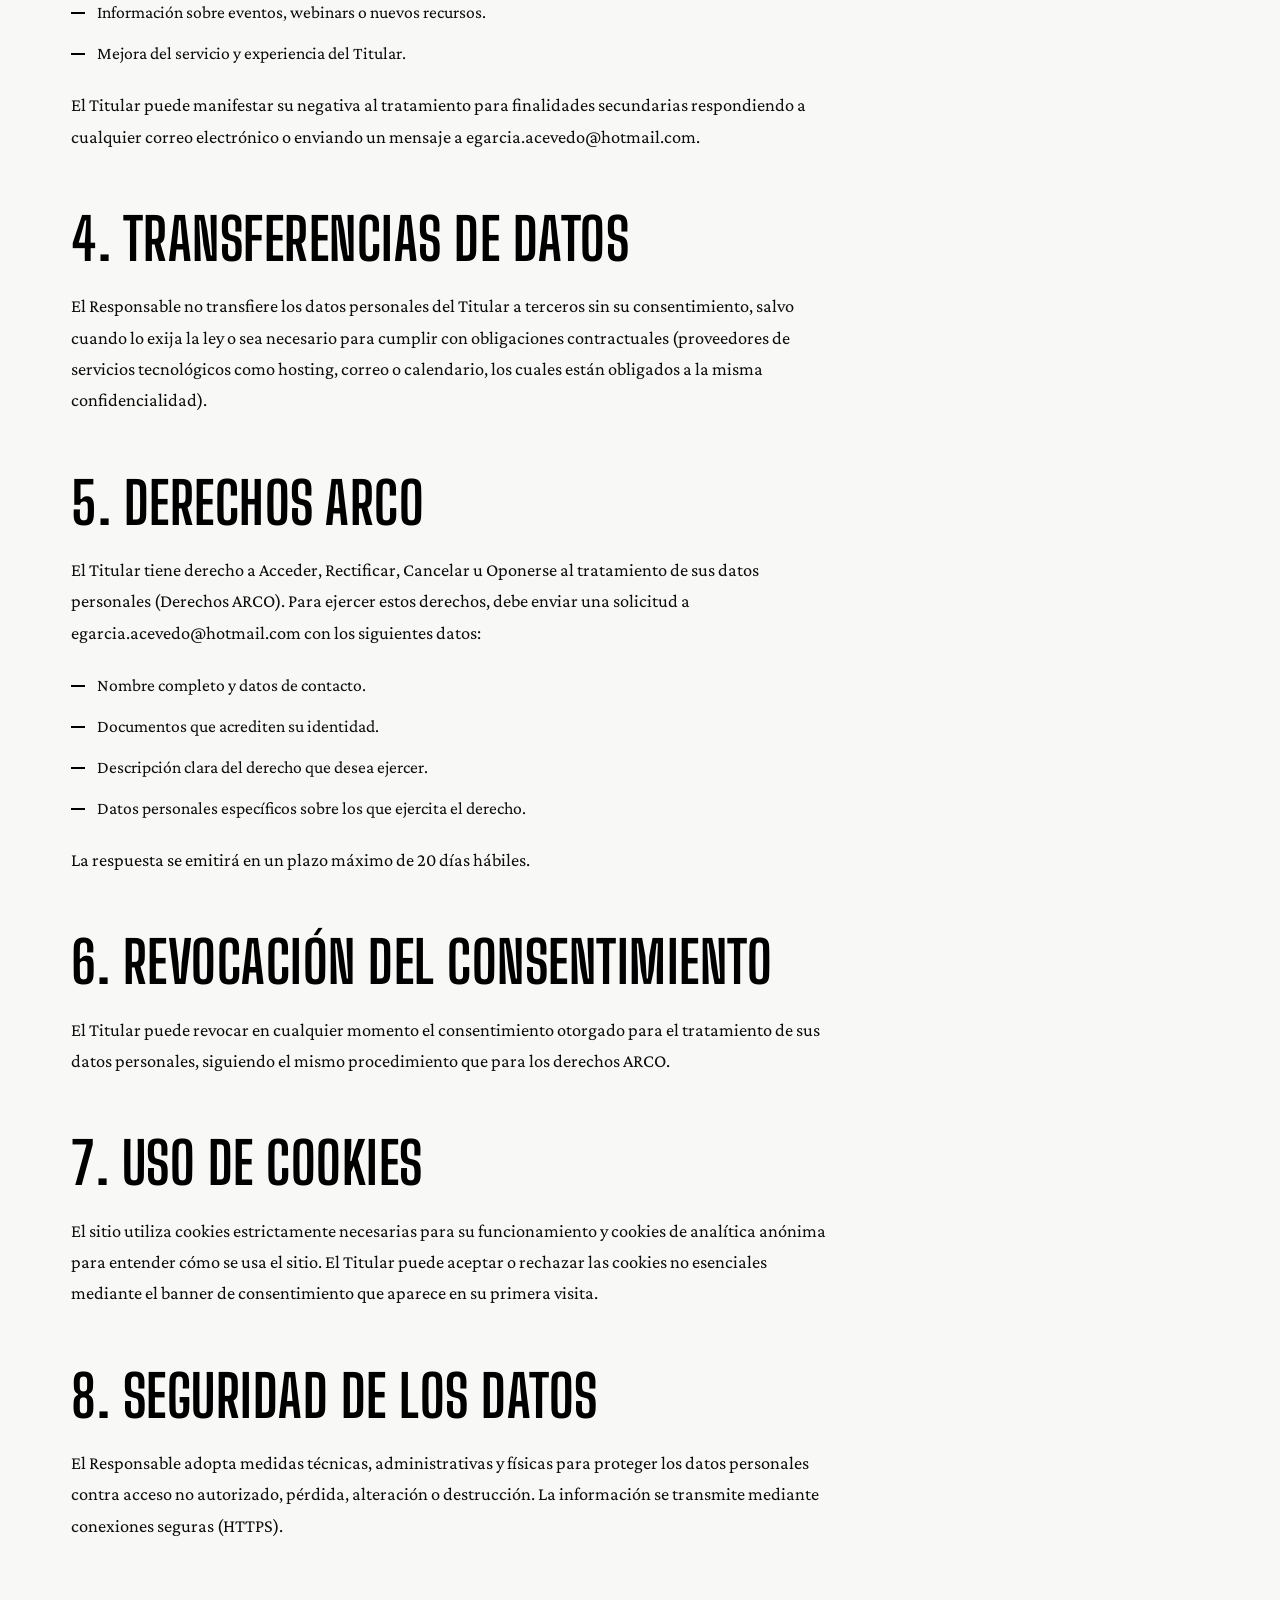
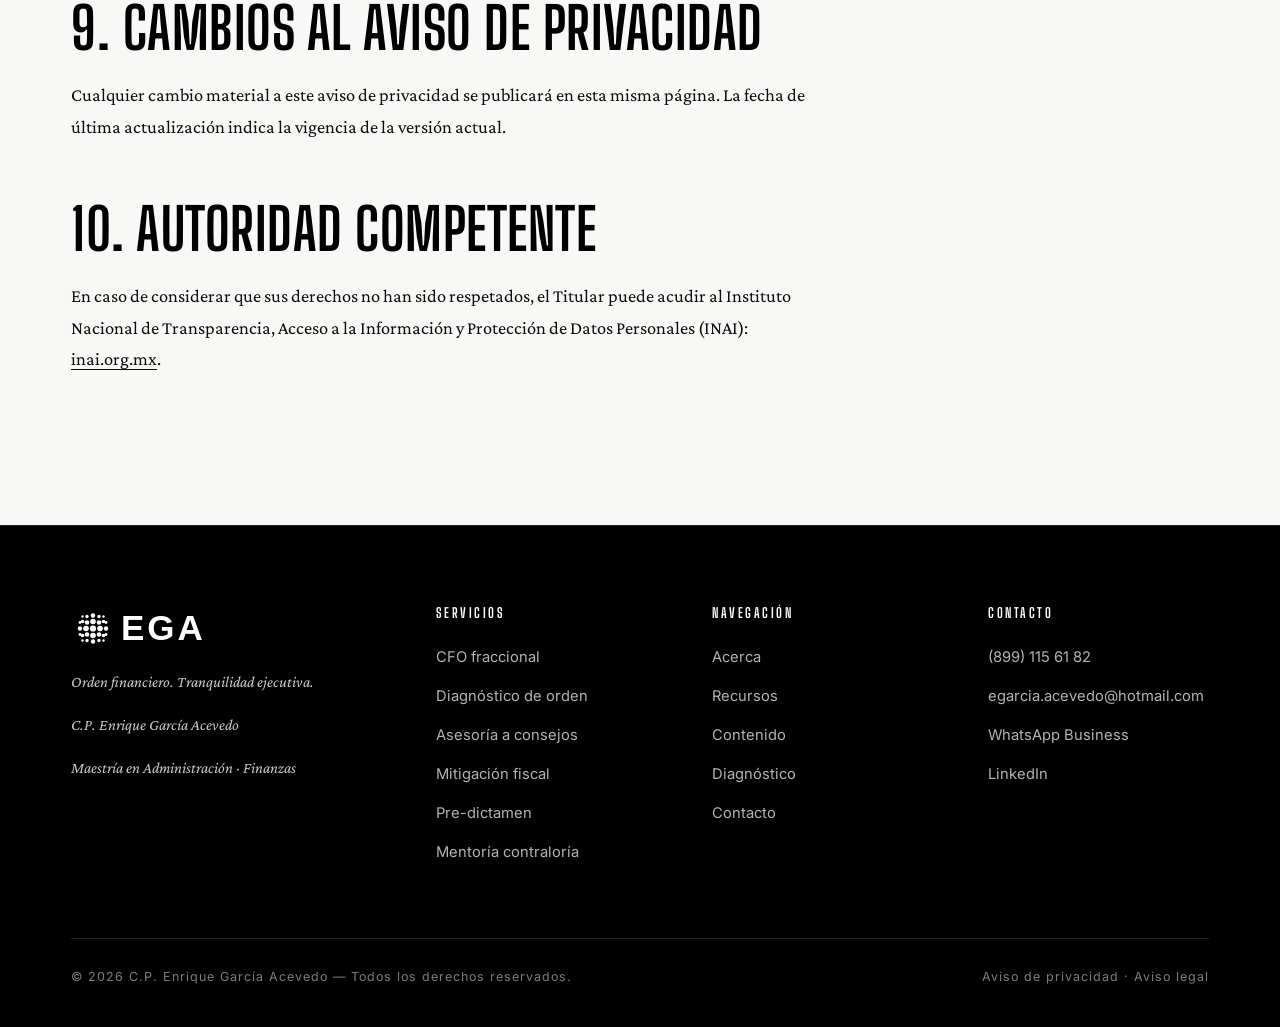
<file: aviso-privacidad.html>
<!DOCTYPE html>
<html lang="es-MX">
<head>
<meta charset="UTF-8">
<meta name="viewport" content="width=device-width, initial-scale=1.0">
<title>Aviso de privacidad · EGA · C.P. Enrique García Acevedo</title>
<meta name="description" content="Aviso de privacidad conforme a la Ley Federal de Protección de Datos Personales en Posesión de los Particulares.">
<meta name="author" content="C.P. Enrique García Acevedo">
<link rel="icon" type="image/svg+xml" href="assets/favicon.svg">
<link rel="preconnect" href="https://fonts.googleapis.com">
<link rel="preconnect" href="https://fonts.gstatic.com" crossorigin>
<link href="https://fonts.googleapis.com/css2?family=Big+Shoulders+Display:wght@500;700;900&family=Crimson+Pro:ital,wght@0,400;0,600;1,400&family=Inter:wght@400;500;600;700&display=swap" rel="stylesheet">
<link rel="stylesheet" href="css/style.css">
</head>
<body>

<header class="topbar">
  <div class="container topbar__inner">
    <a href="index.html" class="brand" aria-label="EGA · inicio">
      <svg width="130" height="36" viewBox="0 0 320 90"><use href="#logo-title"/></svg>
    </a>
    <nav class="nav" aria-label="Navegación principal">
      <a href="index.html"     class="nav__link">Inicio</a>
      <a href="servicios.html" class="nav__link">Servicios</a>
      <a href="acerca.html"    class="nav__link">Acerca</a>
      <a href="recursos.html"  class="nav__link">Recursos</a>
      <a href="blog.html"      class="nav__link">Contenido</a>
      <a href="contacto.html"  class="nav__link">Contacto</a>
      <a href="diagnostico.html" class="nav__cta" data-track="cta-diagnostico-nav">Diagnóstico gratuito</a>
    </nav>
    <button class="menu-toggle" aria-label="Abrir menú" aria-expanded="false">
      <span></span><span></span><span></span>
    </button>
  </div>
</header>

<svg style="display:none" aria-hidden="true" xmlns="http://www.w3.org/2000/svg"><symbol id="logo-title" viewBox="0 0 320 90"><g fill="currentColor"><circle cx="44" cy="45" r="6.2"/><circle cx="58" cy="45" r="5.6"/><circle cx="30" cy="45" r="5.6"/><circle cx="44" cy="31" r="5.6"/><circle cx="44" cy="59" r="5.6"/><circle cx="56" cy="33" r="4.6"/><circle cx="32" cy="33" r="4.6"/><circle cx="56" cy="57" r="4.6"/><circle cx="32" cy="57" r="4.6"/><circle cx="70" cy="45" r="4.4"/><circle cx="18" cy="45" r="4.4"/><circle cx="44" cy="19" r="4.4"/><circle cx="44" cy="71" r="4.4"/><circle cx="65" cy="31" r="3.6"/><circle cx="23" cy="31" r="3.6"/><circle cx="65" cy="59" r="3.6"/><circle cx="23" cy="59" r="3.6"/><circle cx="56" cy="21" r="3.3"/><circle cx="32" cy="21" r="3.3"/><circle cx="56" cy="69" r="3.3"/><circle cx="32" cy="69" r="3.3"/><circle cx="70" cy="33" r="2.8"/><circle cx="18" cy="33" r="2.8"/><circle cx="70" cy="57" r="2.8"/><circle cx="18" cy="57" r="2.8"/><circle cx="65" cy="21" r="2.4"/><circle cx="23" cy="21" r="2.4"/><circle cx="65" cy="69" r="2.4"/><circle cx="23" cy="69" r="2.4"/></g><text x="100" y="68" font-family="\'Big Shoulders Display\',\'Arial Narrow\',sans-serif" font-weight="900" font-size="70" letter-spacing="6" fill="currentColor">EGA</text></symbol></svg>

<section class="page-header">
  <div class="container">
    <span class="eyebrow">Cumplimiento LFPDPPP</span>
    <h1>Aviso de privacidad</h1>
    <p class="page-header__lede">Última actualización: 1 de junio de 2026. Documento conforme a la Ley Federal de Protección de Datos Personales en Posesión de los Particulares.</p>
  </div>
</section>

<section class="section">
  <div class="container">
    <article class="prose">
      <h2>1. Responsable del tratamiento</h2>
      <p>C.P. Enrique García Acevedo (en adelante, "el Responsable"), con domicilio en Tamaulipas, México, contacto egarcia.acevedo@hotmail.com, es el responsable del uso y protección de los datos personales que el Titular proporcione.</p>

      <h2>2. Datos personales que se recaban</h2>
      <ul>
        <li>Datos de identificación: nombre, cargo, empresa.</li>
        <li>Datos de contacto: correo electrónico, teléfono.</li>
        <li>Datos de la conversación: contexto profesional voluntariamente compartido.</li>
        <li>Datos técnicos: dirección IP, tipo de navegador, páginas visitadas (cookies de analítica).</li>
      </ul>

      <h2>3. Finalidades del tratamiento</h2>
      <p><strong>Finalidades primarias:</strong></p>
      <ul>
        <li>Atender solicitudes de información, contacto o diagnóstico ejecutivo.</li>
        <li>Brindar servicios profesionales contratados.</li>
        <li>Cumplir con obligaciones contractuales y legales.</li>
      </ul>
      <p><strong>Finalidades secundarias:</strong></p>
      <ul>
        <li>Envío del newsletter mensual.</li>
        <li>Información sobre eventos, webinars o nuevos recursos.</li>
        <li>Mejora del servicio y experiencia del Titular.</li>
      </ul>
      <p>El Titular puede manifestar su negativa al tratamiento para finalidades secundarias respondiendo a cualquier correo electrónico o enviando un mensaje a egarcia.acevedo@hotmail.com.</p>

      <h2>4. Transferencias de datos</h2>
      <p>El Responsable no transfiere los datos personales del Titular a terceros sin su consentimiento, salvo cuando lo exija la ley o sea necesario para cumplir con obligaciones contractuales (proveedores de servicios tecnológicos como hosting, correo o calendario, los cuales están obligados a la misma confidencialidad).</p>

      <h2>5. Derechos ARCO</h2>
      <p>El Titular tiene derecho a Acceder, Rectificar, Cancelar u Oponerse al tratamiento de sus datos personales (Derechos ARCO). Para ejercer estos derechos, debe enviar una solicitud a egarcia.acevedo@hotmail.com con los siguientes datos:</p>
      <ul>
        <li>Nombre completo y datos de contacto.</li>
        <li>Documentos que acrediten su identidad.</li>
        <li>Descripción clara del derecho que desea ejercer.</li>
        <li>Datos personales específicos sobre los que ejercita el derecho.</li>
      </ul>
      <p>La respuesta se emitirá en un plazo máximo de 20 días hábiles.</p>

      <h2>6. Revocación del consentimiento</h2>
      <p>El Titular puede revocar en cualquier momento el consentimiento otorgado para el tratamiento de sus datos personales, siguiendo el mismo procedimiento que para los derechos ARCO.</p>

      <h2>7. Uso de cookies</h2>
      <p>El sitio utiliza cookies estrictamente necesarias para su funcionamiento y cookies de analítica anónima para entender cómo se usa el sitio. El Titular puede aceptar o rechazar las cookies no esenciales mediante el banner de consentimiento que aparece en su primera visita.</p>

      <h2>8. Seguridad de los datos</h2>
      <p>El Responsable adopta medidas técnicas, administrativas y físicas para proteger los datos personales contra acceso no autorizado, pérdida, alteración o destrucción. La información se transmite mediante conexiones seguras (HTTPS).</p>

      <h2>9. Cambios al aviso de privacidad</h2>
      <p>Cualquier cambio material a este aviso de privacidad se publicará en esta misma página. La fecha de última actualización indica la vigencia de la versión actual.</p>

      <h2>10. Autoridad competente</h2>
      <p>En caso de considerar que sus derechos no han sido respetados, el Titular puede acudir al Instituto Nacional de Transparencia, Acceso a la Información y Protección de Datos Personales (INAI): <a href="https://home.inai.org.mx" target="_blank" rel="noopener" style="border-bottom: 1px solid;">inai.org.mx</a>.</p>
    </article>
  </div>
</section>

<footer class="footer">
  <div class="container">
    <div class="footer__grid">
      <div class="footer__col footer__brand">
        <svg width="160" height="45" viewBox="0 0 320 90" style="color:#fff"><use href="#logo-title"/></svg>
        <p>Orden financiero. Tranquilidad ejecutiva.</p>
        <p class="footer__meta">C.P. Enrique García Acevedo</p>
        <p class="footer__meta">Maestría en Administración · Finanzas</p>
      </div>
      <div class="footer__col">
        <h4>Servicios</h4>
        <ul>
          <li><a href="servicios.html">CFO fraccional</a></li>
          <li><a href="servicios.html">Diagnóstico de orden</a></li>
          <li><a href="servicios.html">Asesoría a consejos</a></li>
          <li><a href="servicios.html">Mitigación fiscal</a></li>
          <li><a href="servicios.html">Pre-dictamen</a></li>
          <li><a href="servicios.html">Mentoría contraloría</a></li>
        </ul>
      </div>
      <div class="footer__col">
        <h4>Navegación</h4>
        <ul>
          <li><a href="acerca.html">Acerca</a></li>
          <li><a href="recursos.html">Recursos</a></li>
          <li><a href="blog.html">Contenido</a></li>
          <li><a href="diagnostico.html">Diagnóstico</a></li>
          <li><a href="contacto.html">Contacto</a></li>
        </ul>
      </div>
      <div class="footer__col">
        <h4>Contacto</h4>
        <ul>
          <li><a href="tel:+528991156182">(899) 115 61 82</a></li>
          <li><a href="mailto:egarcia.acevedo@hotmail.com">egarcia.acevedo@hotmail.com</a></li>
          <li><a href="https://wa.me/528991156182" target="_blank" rel="noopener">WhatsApp Business</a></li>
          <li><a href="https://www.linkedin.com/in/enrique-garcia-acevedo-mba-4ba86a27/" target="_blank" rel="noopener">LinkedIn</a></li>
        </ul>
      </div>
    </div>
    <div class="footer__bottom">
      <p>© <span data-year>2026</span> C.P. Enrique García Acevedo — Todos los derechos reservados.</p>
      <p><a href="aviso-privacidad.html">Aviso de privacidad</a> · <a href="aviso-legal.html">Aviso legal</a></p>
    </div>
  </div>
</footer>

<a class="wa-fab" href="https://wa.me/528991156182?text=Hola%20Enrique%2C%20visit%C3%A9%20su%20sitio%20web%20y%20me%20gustar%C3%ADa%20conversar." target="_blank" rel="noopener" aria-label="WhatsApp" data-track="cta-whatsapp">
  <svg viewBox="0 0 24 24" fill="currentColor"><path d="M17.472 14.382c-.297-.149-1.758-.867-2.03-.967-.273-.099-.471-.148-.67.15-.197.297-.767.966-.94 1.164-.173.199-.347.223-.644.075-.297-.15-1.255-.463-2.39-1.475-.883-.788-1.48-1.761-1.653-2.059-.173-.297-.018-.458.13-.606.134-.133.298-.347.446-.52.149-.174.198-.298.298-.497.099-.198.05-.371-.025-.52-.075-.149-.669-1.612-.916-2.207-.242-.579-.487-.5-.669-.51-.173-.008-.371-.01-.57-.01-.198 0-.52.074-.792.372-.272.297-1.04 1.016-1.04 2.479 0 1.462 1.065 2.875 1.213 3.074.149.198 2.096 3.2 5.077 4.487.709.306 1.262.489 1.694.625.712.227 1.36.195 1.871.118.571-.085 1.758-.719 2.006-1.413.248-.694.248-1.289.173-1.413-.074-.124-.272-.198-.57-.347m-5.421 7.403h-.004a9.87 9.87 0 01-5.031-1.378l-.361-.214-3.741.982.998-3.648-.235-.374a9.86 9.86 0 01-1.51-5.26c.001-5.45 4.436-9.884 9.888-9.884 2.64 0 5.122 1.03 6.988 2.898a9.825 9.825 0 012.893 6.994c-.003 5.45-4.437 9.884-9.885 9.884m8.413-18.297A11.815 11.815 0 0012.05 0C5.495 0 .16 5.335.157 11.892c0 2.096.547 4.142 1.588 5.945L.057 24l6.305-1.654a11.882 11.882 0 005.683 1.448h.005c6.554 0 11.89-5.335 11.893-11.893a11.821 11.821 0 00-3.48-8.413z"/></svg>
</a>

<div class="cookie-banner" id="cookie-banner" role="region" aria-label="Consentimiento de cookies">
  <div class="container cookie-banner__inner">
    <p class="cookie-banner__text">Usamos cookies estrictamente necesarias y de analítica para mejorar su experiencia. Lea nuestro <a href="aviso-privacidad.html" style="color:#fff; text-decoration: underline;">aviso de privacidad</a>.</p>
    <div class="cookie-banner__actions">
      <button class="btn btn--ghost" data-cookie="accept">Aceptar</button>
      <button class="btn btn--ghost" data-cookie="essentials">Solo esenciales</button>
    </div>
  </div>
</div>

<script src="js/main.js"></script>
</body>
</html>
</file>
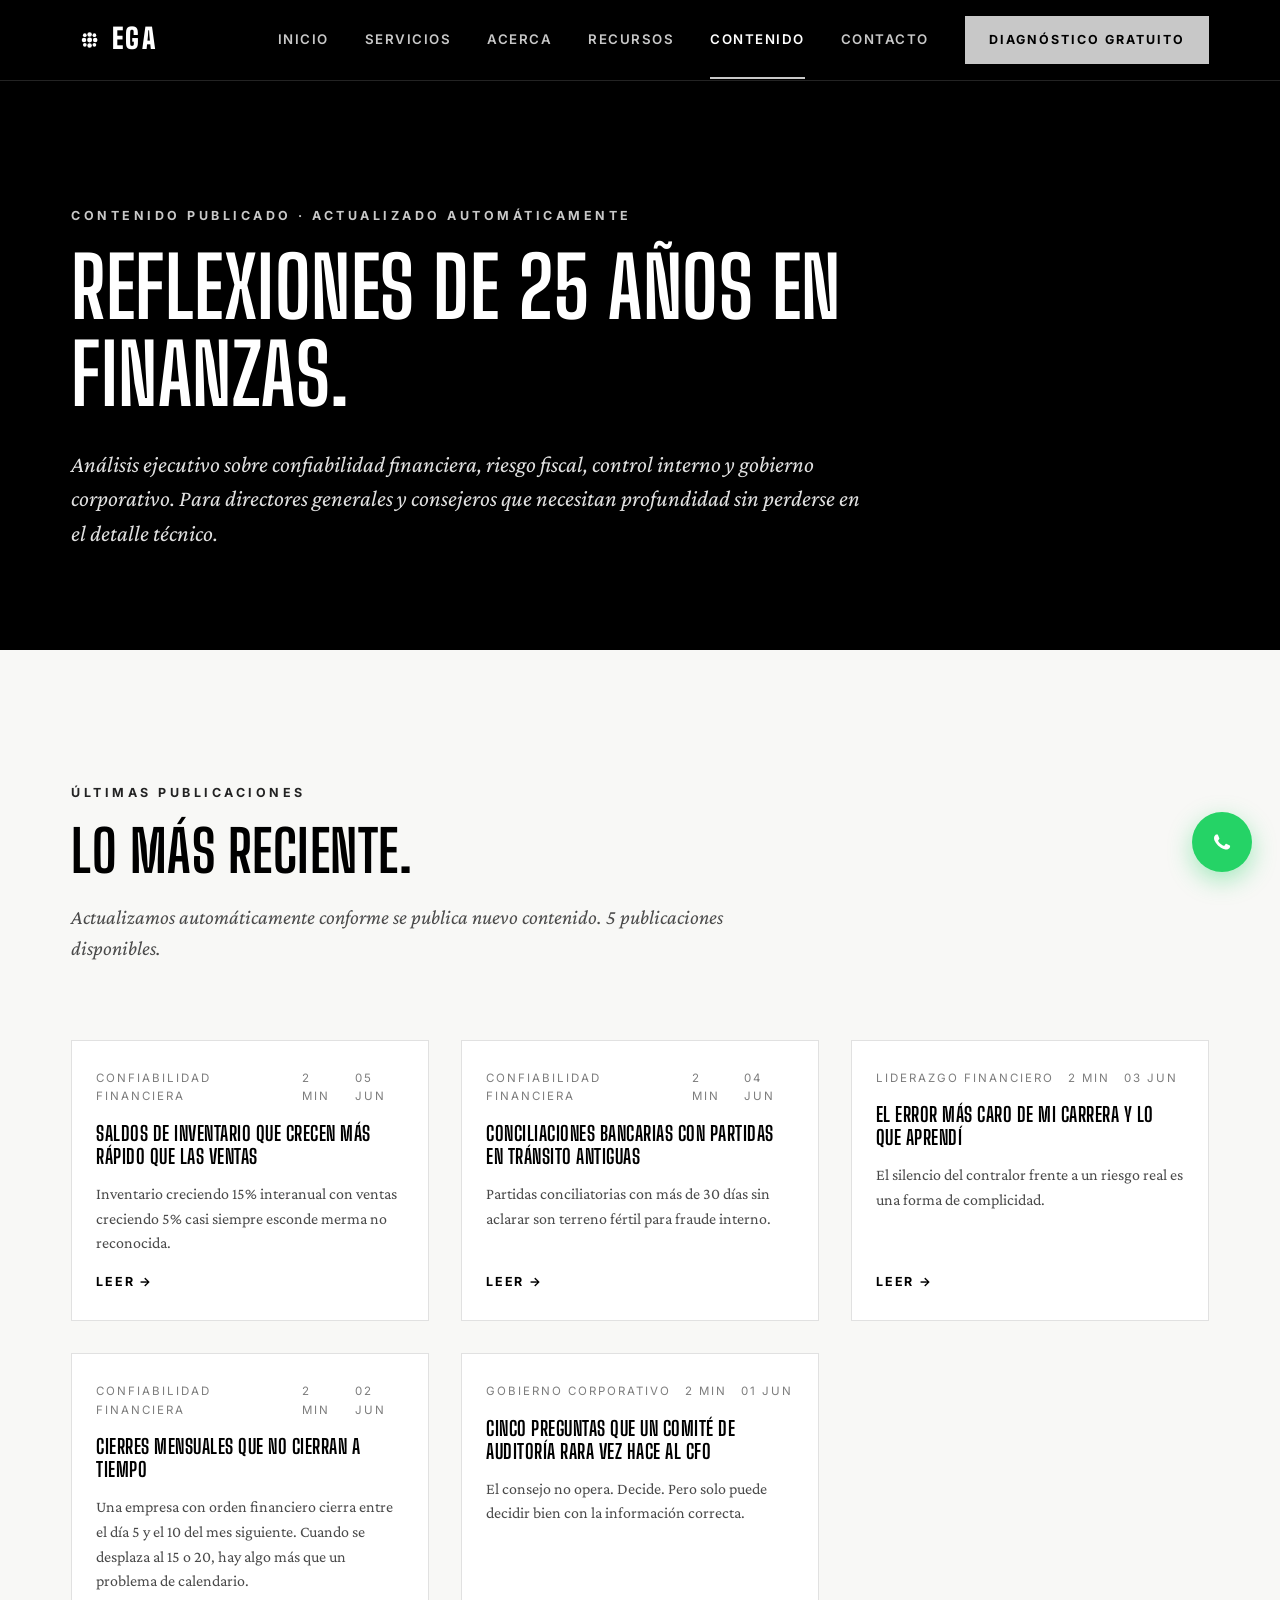
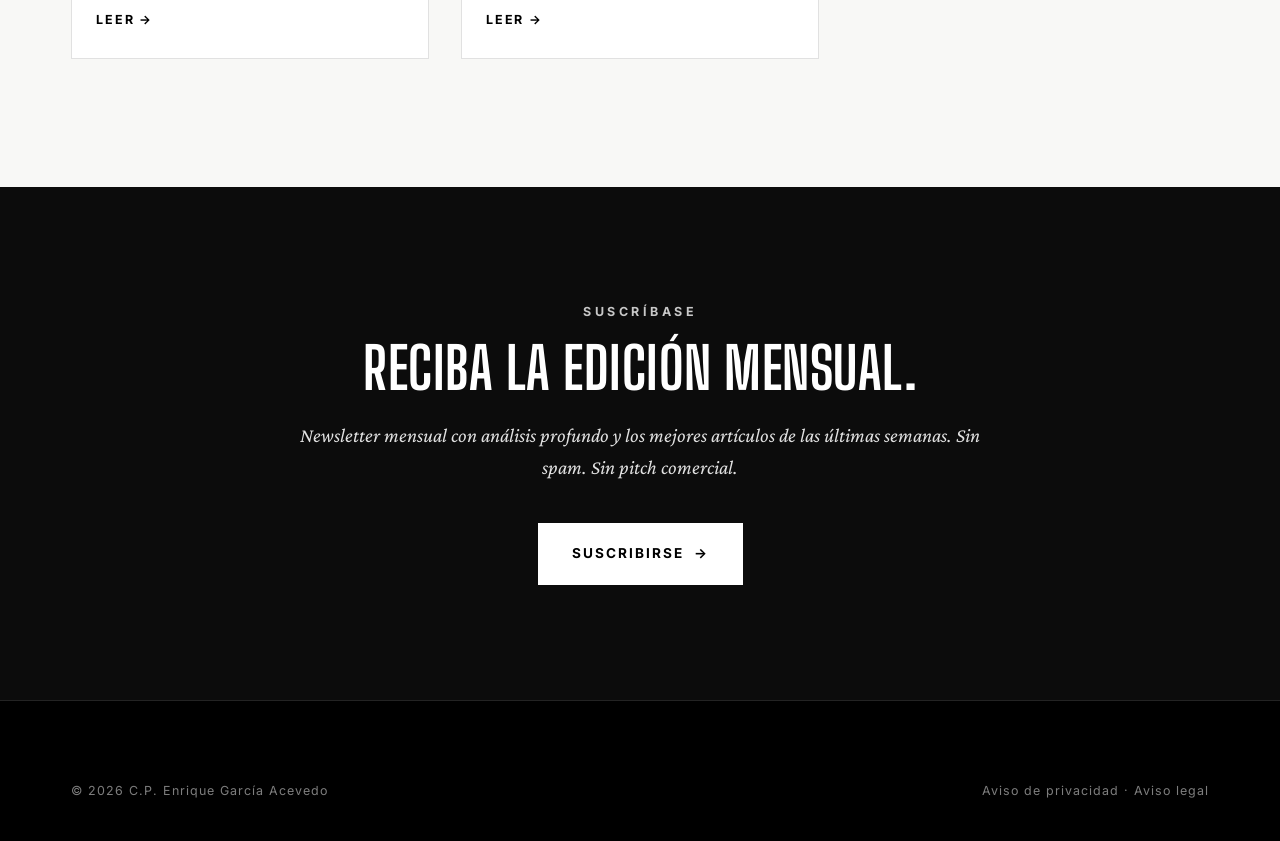
<file: blog.html>
<!DOCTYPE html>
<html lang="es-MX">
<head>
<meta charset="UTF-8">
<meta name="viewport" content="width=device-width, initial-scale=1.0">
<title>Contenido · EGA · C.P. Enrique García Acevedo</title>
<meta name="description" content="Análisis ejecutivo semanal sobre confiabilidad financiera, riesgo fiscal, control interno y gobierno corporativo.">
<link rel="icon" type="image/svg+xml" href="assets/favicon.svg">
<link rel="preconnect" href="https://fonts.googleapis.com">
<link href="https://fonts.googleapis.com/css2?family=Big+Shoulders+Display:wght@500;700;900&family=Crimson+Pro:ital,wght@0,400;0,600;1,400&family=Inter:wght@400;500;600;700&display=swap" rel="stylesheet">
<link rel="stylesheet" href="css/style.css">
</head>
<body>

<header class="topbar">
  <div class="container topbar__inner">
    <a href="index.html" class="brand" aria-label="EGA · inicio">
      <svg width="130" height="36" viewBox="0 0 320 90"><use href="#logo-title"/></svg>
    </a>
    <nav class="nav">
      <a href="index.html" class="nav__link">Inicio</a>
      <a href="servicios.html" class="nav__link">Servicios</a>
      <a href="acerca.html" class="nav__link">Acerca</a>
      <a href="recursos.html" class="nav__link">Recursos</a>
      <a href="blog.html" class="nav__link is-active">Contenido</a>
      <a href="contacto.html" class="nav__link">Contacto</a>
      <a href="diagnostico.html" class="nav__cta">Diagnóstico gratuito</a>
    </nav>
    <button class="menu-toggle" aria-label="Abrir menú"><span></span><span></span><span></span></button>
  </div>
</header>

<svg style="display:none" xmlns="http://www.w3.org/2000/svg"><symbol id="logo-title" viewBox="0 0 320 90"><g fill="currentColor"><circle cx="44" cy="45" r="6.2"/><circle cx="58" cy="45" r="5.6"/><circle cx="30" cy="45" r="5.6"/><circle cx="44" cy="31" r="5.6"/><circle cx="44" cy="59" r="5.6"/><circle cx="56" cy="33" r="4.6"/><circle cx="32" cy="33" r="4.6"/><circle cx="56" cy="57" r="4.6"/><circle cx="32" cy="57" r="4.6"/></g><text x="100" y="68" font-family="'Big Shoulders Display',sans-serif" font-weight="900" font-size="70" letter-spacing="6" fill="currentColor">EGA</text></symbol></svg>

<section class="page-header">
  <div class="container">
    <span class="eyebrow">Contenido publicado · Actualizado automáticamente</span>
    <h1>Reflexiones de 25 años en finanzas.</h1>
    <p class="page-header__lede">Análisis ejecutivo sobre confiabilidad financiera, riesgo fiscal, control interno y gobierno corporativo. Para directores generales y consejeros que necesitan profundidad sin perderse en el detalle técnico.</p>
  </div>
</section>

<section class="section">
  <div class="container">
    <header class="section__header">
      <span class="eyebrow">Últimas publicaciones</span>
      <h2>Lo más reciente.</h2>
      <p class="lede">Actualizamos automáticamente conforme se publica nuevo contenido. 5 publicaciones disponibles.</p>
    </header>
    <div class="posts">
      
      <article class="post-card">
        <div class="post-card__meta">
          <span>Confiabilidad financiera</span><span>2 min</span><span>05 JUN</span>
        </div>
        <h3 class="post-card__title">Saldos de inventario que crecen más rápido que las ventas</h3>
        <p class="post-card__excerpt">Inventario creciendo 15% interanual con ventas creciendo 5% casi siempre esconde merma no reconocida.</p>
        <a href="posts/saldos-de-inventario-que-crecen-mas-rapido-que-las-ventas.html" class="post-card__cta">Leer →</a>
      </article>

      <article class="post-card">
        <div class="post-card__meta">
          <span>Confiabilidad financiera</span><span>2 min</span><span>04 JUN</span>
        </div>
        <h3 class="post-card__title">Conciliaciones bancarias con partidas en tránsito antiguas</h3>
        <p class="post-card__excerpt">Partidas conciliatorias con más de 30 días sin aclarar son terreno fértil para fraude interno.</p>
        <a href="posts/conciliaciones-bancarias-con-partidas-en-transito-antiguas.html" class="post-card__cta">Leer →</a>
      </article>

      <article class="post-card">
        <div class="post-card__meta">
          <span>Liderazgo financiero</span><span>2 min</span><span>03 JUN</span>
        </div>
        <h3 class="post-card__title">El error más caro de mi carrera y lo que aprendí</h3>
        <p class="post-card__excerpt">El silencio del contralor frente a un riesgo real es una forma de complicidad.</p>
        <a href="posts/el-error-mas-caro-de-mi-carrera-y-lo-que-aprendi.html" class="post-card__cta">Leer →</a>
      </article>

      <article class="post-card">
        <div class="post-card__meta">
          <span>Confiabilidad financiera</span><span>2 min</span><span>02 JUN</span>
        </div>
        <h3 class="post-card__title">Cierres mensuales que no cierran a tiempo</h3>
        <p class="post-card__excerpt">Una empresa con orden financiero cierra entre el día 5 y el 10 del mes siguiente. Cuando se desplaza al 15 o 20, hay algo más que un problema de calendario.</p>
        <a href="posts/cierres-mensuales-que-no-cierran-a-tiempo.html" class="post-card__cta">Leer →</a>
      </article>

      <article class="post-card">
        <div class="post-card__meta">
          <span>Gobierno corporativo</span><span>2 min</span><span>01 JUN</span>
        </div>
        <h3 class="post-card__title">Cinco preguntas que un comité de auditoría rara vez hace al CFO</h3>
        <p class="post-card__excerpt">El consejo no opera. Decide. Pero solo puede decidir bien con la información correcta.</p>
        <a href="posts/cinco-preguntas-que-un-comite-de-auditoria-rara-vez-hace-al-cfo.html" class="post-card__cta">Leer →</a>
      </article>
    </div>
  </div>
</section>

<section class="cta-band">
  <div class="container">
    <span class="eyebrow eyebrow--on-dark" style="display:block; margin-bottom: 16px;">Suscríbase</span>
    <h2>Reciba la edición mensual.</h2>
    <p class="cta-band__lede">Newsletter mensual con análisis profundo y los mejores artículos de las últimas semanas. Sin spam. Sin pitch comercial.</p>
    <a href="contacto.html" class="btn btn--light">Suscribirse <span class="btn__arrow">→</span></a>
  </div>
</section>

<footer class="footer">
  <div class="container">
    <div class="footer__bottom" style="border-top: none; padding-top: 0;">
      <p>© <span data-year>2026</span> C.P. Enrique García Acevedo</p>
      <p><a href="aviso-privacidad.html">Aviso de privacidad</a> · <a href="aviso-legal.html">Aviso legal</a></p>
    </div>
  </div>
</footer>

<a class="wa-fab" href="https://wa.me/528991156182" target="_blank" rel="noopener" aria-label="WhatsApp">
  <svg viewBox="0 0 24 24" fill="currentColor"><path d="M17.472 14.382c-.297-.149-1.758-.867-2.03-.967-.273-.099-.471-.148-.67.15-.197.297-.767.966-.94 1.164-.173.199-.347.223-.644.075-.297-.15-1.255-.463-2.39-1.475-.883-.788-1.48-1.761-1.653-2.059-.173-.297-.018-.458.13-.606.134-.133.298-.347.446-.52.149-.174.198-.298.298-.497.099-.198.05-.371-.025-.52-.075-.149-.669-1.612-.916-2.207-.242-.579-.487-.5-.669-.51-.173-.008-.371-.01-.57-.01-.198 0-.52.074-.792.372-.272.297-1.04 1.016-1.04 2.479 0 1.462 1.065 2.875 1.213 3.074.149.198 2.096 3.2 5.077 4.487.709.306 1.262.489 1.694.625.712.227 1.36.195 1.871.118.571-.085 1.758-.719 2.006-1.413.248-.694.248-1.289.173-1.413-.074-.124-.272-.198-.57-.347z"/></svg>
</a>

<script src="js/main.js"></script>
</body>
</html>
</file>
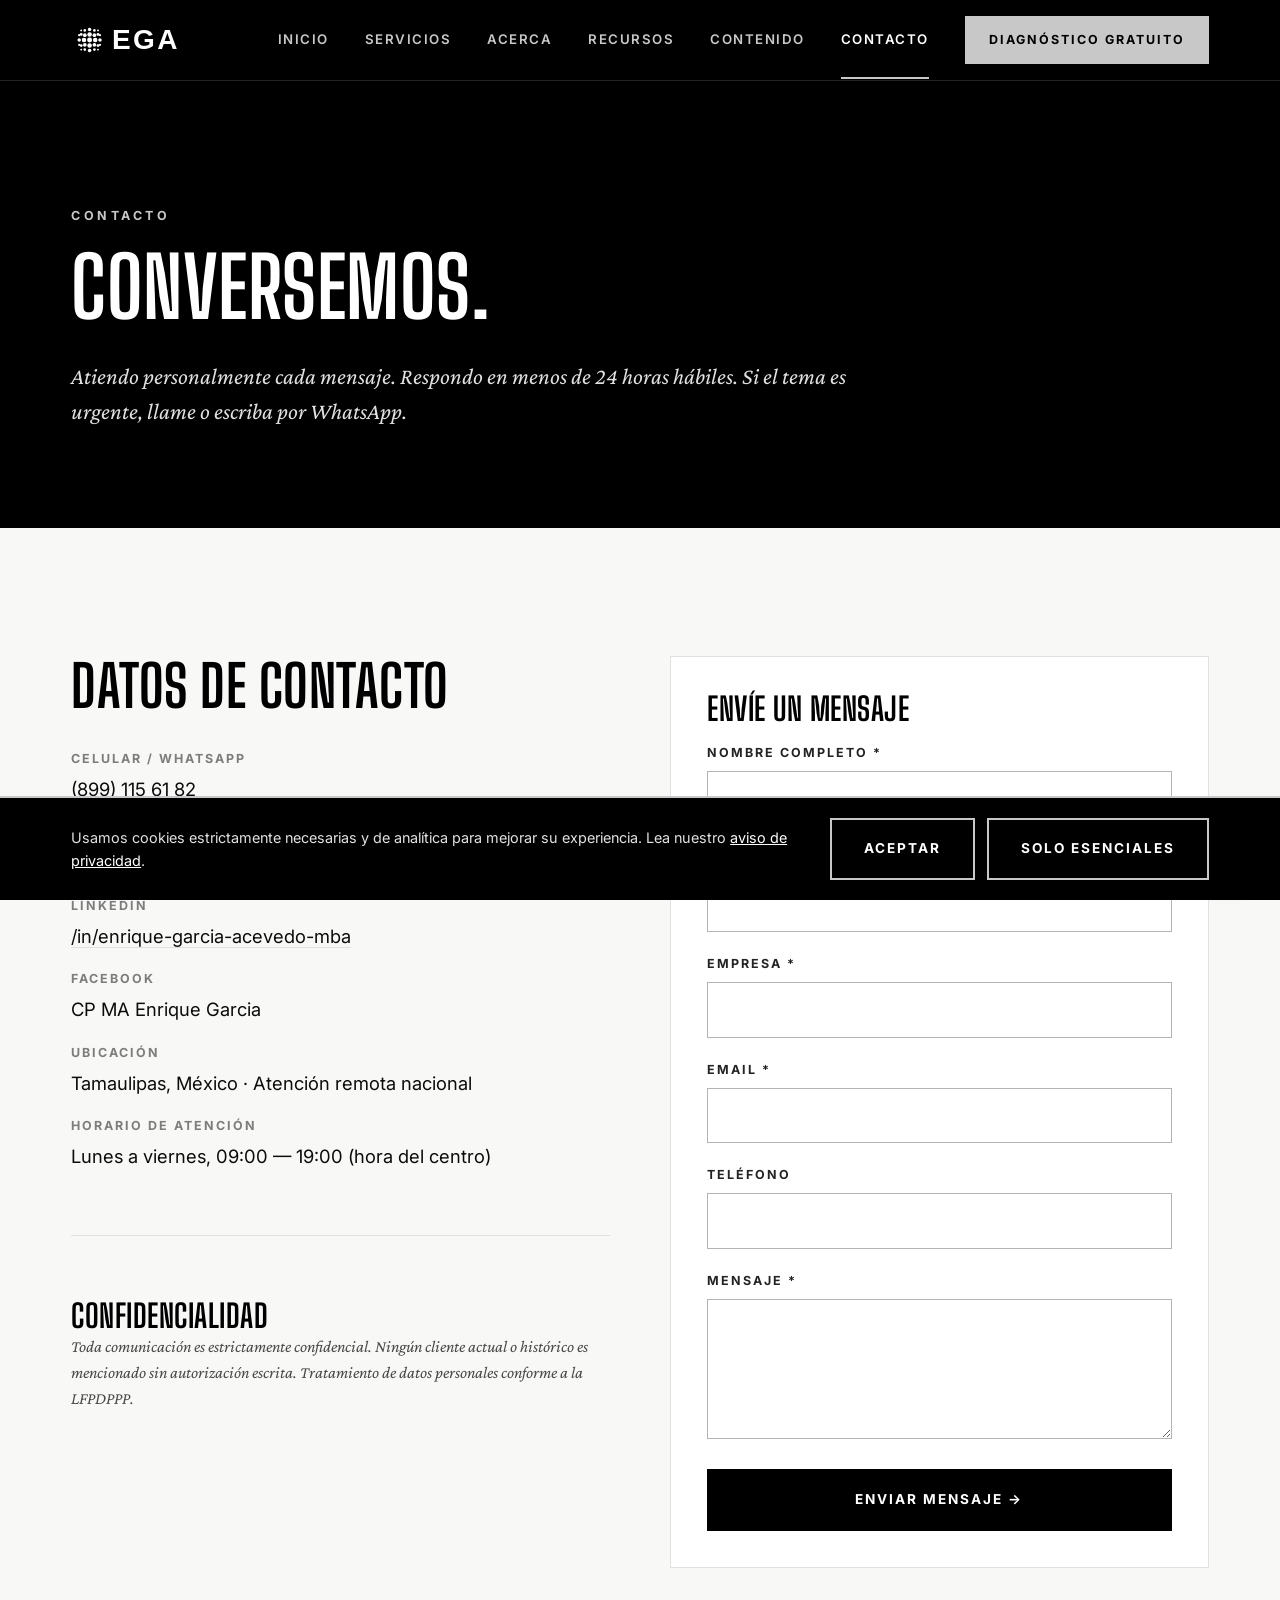
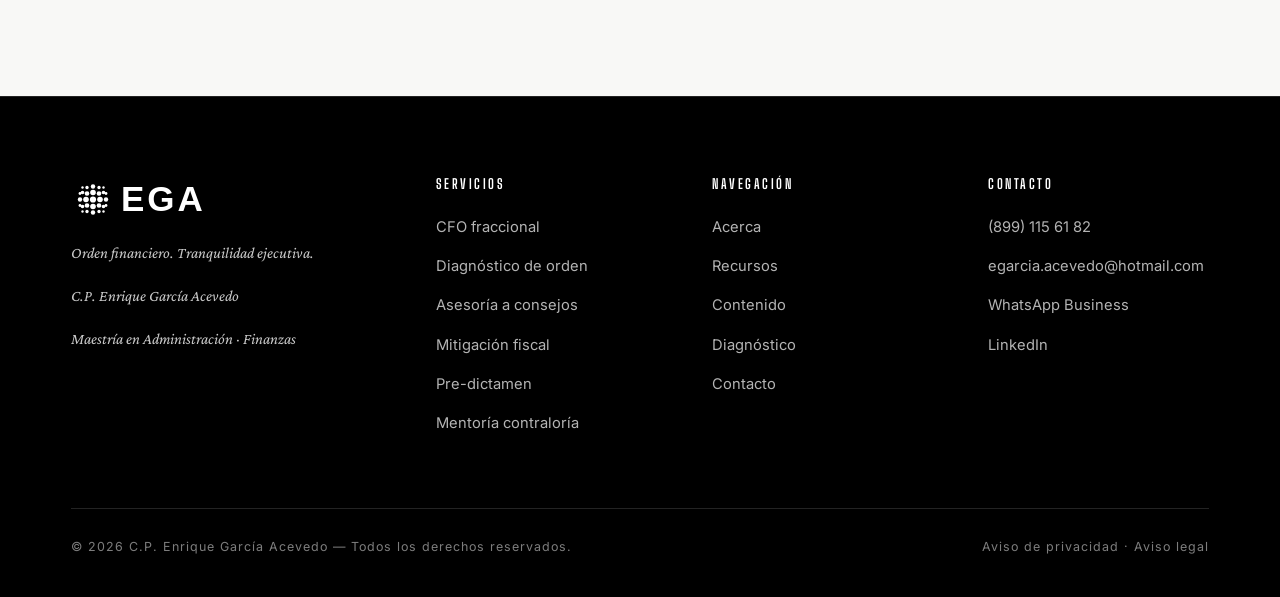
<file: contacto.html>
<!DOCTYPE html>
<html lang="es-MX">
<head>
<meta charset="UTF-8">
<meta name="viewport" content="width=device-width, initial-scale=1.0">
<title>Contacto · C.P. Enrique García Acevedo · EGA</title>
<meta name="description" content="Celular, WhatsApp, e-mail y formulario directo. Atención personal en menos de 24 horas hábiles.">
<meta name="author" content="C.P. Enrique García Acevedo">
<link rel="icon" type="image/svg+xml" href="assets/favicon.svg">
<link rel="preconnect" href="https://fonts.googleapis.com">
<link rel="preconnect" href="https://fonts.gstatic.com" crossorigin>
<link href="https://fonts.googleapis.com/css2?family=Big+Shoulders+Display:wght@500;700;900&family=Crimson+Pro:ital,wght@0,400;0,600;1,400&family=Inter:wght@400;500;600;700&display=swap" rel="stylesheet">
<link rel="stylesheet" href="css/style.css">
</head>
<body>

<header class="topbar">
  <div class="container topbar__inner">
    <a href="index.html" class="brand" aria-label="EGA · inicio">
      <svg width="130" height="36" viewBox="0 0 320 90"><use href="#logo-title"/></svg>
    </a>
    <nav class="nav" aria-label="Navegación principal">
      <a href="index.html"     class="nav__link">Inicio</a>
      <a href="servicios.html" class="nav__link">Servicios</a>
      <a href="acerca.html"    class="nav__link">Acerca</a>
      <a href="recursos.html"  class="nav__link">Recursos</a>
      <a href="blog.html"      class="nav__link">Contenido</a>
      <a href="contacto.html"  class="nav__link">Contacto</a>
      <a href="diagnostico.html" class="nav__cta" data-track="cta-diagnostico-nav">Diagnóstico gratuito</a>
    </nav>
    <button class="menu-toggle" aria-label="Abrir menú" aria-expanded="false">
      <span></span><span></span><span></span>
    </button>
  </div>
</header>

<svg style="display:none" aria-hidden="true" xmlns="http://www.w3.org/2000/svg"><symbol id="logo-title" viewBox="0 0 320 90"><g fill="currentColor"><circle cx="44" cy="45" r="6.2"/><circle cx="58" cy="45" r="5.6"/><circle cx="30" cy="45" r="5.6"/><circle cx="44" cy="31" r="5.6"/><circle cx="44" cy="59" r="5.6"/><circle cx="56" cy="33" r="4.6"/><circle cx="32" cy="33" r="4.6"/><circle cx="56" cy="57" r="4.6"/><circle cx="32" cy="57" r="4.6"/><circle cx="70" cy="45" r="4.4"/><circle cx="18" cy="45" r="4.4"/><circle cx="44" cy="19" r="4.4"/><circle cx="44" cy="71" r="4.4"/><circle cx="65" cy="31" r="3.6"/><circle cx="23" cy="31" r="3.6"/><circle cx="65" cy="59" r="3.6"/><circle cx="23" cy="59" r="3.6"/><circle cx="56" cy="21" r="3.3"/><circle cx="32" cy="21" r="3.3"/><circle cx="56" cy="69" r="3.3"/><circle cx="32" cy="69" r="3.3"/><circle cx="70" cy="33" r="2.8"/><circle cx="18" cy="33" r="2.8"/><circle cx="70" cy="57" r="2.8"/><circle cx="18" cy="57" r="2.8"/><circle cx="65" cy="21" r="2.4"/><circle cx="23" cy="21" r="2.4"/><circle cx="65" cy="69" r="2.4"/><circle cx="23" cy="69" r="2.4"/></g><text x="100" y="68" font-family="\'Big Shoulders Display\',\'Arial Narrow\',sans-serif" font-weight="900" font-size="70" letter-spacing="6" fill="currentColor">EGA</text></symbol></svg>

<section class="page-header">
  <div class="container">
    <span class="eyebrow">Contacto</span>
    <h1>Conversemos.</h1>
    <p class="page-header__lede">Atiendo personalmente cada mensaje. Respondo en menos de 24 horas hábiles. Si el tema es urgente, llame o escriba por WhatsApp.</p>
  </div>
</section>

<section class="section">
  <div class="container">
    <div class="contact-grid">
      <div class="contact-info">
        <h2 style="margin-bottom: 32px;">Datos de contacto</h2>
        <dl>
          <dt>Celular / WhatsApp</dt>
          <dd><a href="tel:+528991156182">(899) 115 61 82</a></dd>

          <dt>E-mail</dt>
          <dd><a href="mailto:egarcia.acevedo@hotmail.com">egarcia.acevedo@hotmail.com</a></dd>

          <dt>LinkedIn</dt>
          <dd><a href="https://www.linkedin.com/in/enrique-garcia-acevedo-mba-4ba86a27/" target="_blank" rel="noopener">/in/enrique-garcia-acevedo-mba</a></dd>

          <dt>Facebook</dt>
          <dd>CP MA Enrique Garcia</dd>

          <dt>Ubicación</dt>
          <dd>Tamaulipas, México · Atención remota nacional</dd>

          <dt>Horario de atención</dt>
          <dd>Lunes a viernes, 09:00 — 19:00 (hora del centro)</dd>
        </dl>

        <div class="divider"></div>

        <h3>Confidencialidad</h3>
        <p style="font-family: var(--font-serif); font-style: italic; color: var(--gray-d); font-size: 1.05rem; line-height: 1.55;">Toda comunicación es estrictamente confidencial. Ningún cliente actual o histórico es mencionado sin autorización escrita. Tratamiento de datos personales conforme a la LFPDPPP.</p>
      </div>

      <div>
        <div style="background: var(--white); padding: 36px; border: 1px solid var(--platinum);">
          <h3 style="margin-bottom: 16px;">Envíe un mensaje</h3>
          <form id="contact-form" class="form">
            <div class="form__row">
              <label for="nombre">Nombre completo *</label>
              <input type="text" id="nombre" name="nombre" required>
            </div>
            <div class="form__row">
              <label for="cargo">Cargo</label>
              <input type="text" id="cargo" name="cargo">
            </div>
            <div class="form__row">
              <label for="empresa">Empresa *</label>
              <input type="text" id="empresa" name="empresa" required>
            </div>
            <div class="form__row">
              <label for="email">Email *</label>
              <input type="email" id="email" name="email" required>
            </div>
            <div class="form__row">
              <label for="telefono">Teléfono</label>
              <input type="tel" id="telefono" name="telefono">
            </div>
            <div class="form__row">
              <label for="mensaje">Mensaje *</label>
              <textarea id="mensaje" name="mensaje" required></textarea>
            </div>
            <button type="submit" class="btn" style="width:100%; justify-content:center;">Enviar mensaje →</button>
            <p id="form-msg" class="form__msg"></p>
          </form>
        </div>
      </div>
    </div>
  </div>
</section>

<footer class="footer">
  <div class="container">
    <div class="footer__grid">
      <div class="footer__col footer__brand">
        <svg width="160" height="45" viewBox="0 0 320 90" style="color:#fff"><use href="#logo-title"/></svg>
        <p>Orden financiero. Tranquilidad ejecutiva.</p>
        <p class="footer__meta">C.P. Enrique García Acevedo</p>
        <p class="footer__meta">Maestría en Administración · Finanzas</p>
      </div>
      <div class="footer__col">
        <h4>Servicios</h4>
        <ul>
          <li><a href="servicios.html">CFO fraccional</a></li>
          <li><a href="servicios.html">Diagnóstico de orden</a></li>
          <li><a href="servicios.html">Asesoría a consejos</a></li>
          <li><a href="servicios.html">Mitigación fiscal</a></li>
          <li><a href="servicios.html">Pre-dictamen</a></li>
          <li><a href="servicios.html">Mentoría contraloría</a></li>
        </ul>
      </div>
      <div class="footer__col">
        <h4>Navegación</h4>
        <ul>
          <li><a href="acerca.html">Acerca</a></li>
          <li><a href="recursos.html">Recursos</a></li>
          <li><a href="blog.html">Contenido</a></li>
          <li><a href="diagnostico.html">Diagnóstico</a></li>
          <li><a href="contacto.html">Contacto</a></li>
        </ul>
      </div>
      <div class="footer__col">
        <h4>Contacto</h4>
        <ul>
          <li><a href="tel:+528991156182">(899) 115 61 82</a></li>
          <li><a href="mailto:egarcia.acevedo@hotmail.com">egarcia.acevedo@hotmail.com</a></li>
          <li><a href="https://wa.me/528991156182" target="_blank" rel="noopener">WhatsApp Business</a></li>
          <li><a href="https://www.linkedin.com/in/enrique-garcia-acevedo-mba-4ba86a27/" target="_blank" rel="noopener">LinkedIn</a></li>
        </ul>
      </div>
    </div>
    <div class="footer__bottom">
      <p>© <span data-year>2026</span> C.P. Enrique García Acevedo — Todos los derechos reservados.</p>
      <p><a href="aviso-privacidad.html">Aviso de privacidad</a> · <a href="aviso-legal.html">Aviso legal</a></p>
    </div>
  </div>
</footer>

<a class="wa-fab" href="https://wa.me/528991156182?text=Hola%20Enrique%2C%20visit%C3%A9%20su%20sitio%20web%20y%20me%20gustar%C3%ADa%20conversar." target="_blank" rel="noopener" aria-label="WhatsApp" data-track="cta-whatsapp">
  <svg viewBox="0 0 24 24" fill="currentColor"><path d="M17.472 14.382c-.297-.149-1.758-.867-2.03-.967-.273-.099-.471-.148-.67.15-.197.297-.767.966-.94 1.164-.173.199-.347.223-.644.075-.297-.15-1.255-.463-2.39-1.475-.883-.788-1.48-1.761-1.653-2.059-.173-.297-.018-.458.13-.606.134-.133.298-.347.446-.52.149-.174.198-.298.298-.497.099-.198.05-.371-.025-.52-.075-.149-.669-1.612-.916-2.207-.242-.579-.487-.5-.669-.51-.173-.008-.371-.01-.57-.01-.198 0-.52.074-.792.372-.272.297-1.04 1.016-1.04 2.479 0 1.462 1.065 2.875 1.213 3.074.149.198 2.096 3.2 5.077 4.487.709.306 1.262.489 1.694.625.712.227 1.36.195 1.871.118.571-.085 1.758-.719 2.006-1.413.248-.694.248-1.289.173-1.413-.074-.124-.272-.198-.57-.347m-5.421 7.403h-.004a9.87 9.87 0 01-5.031-1.378l-.361-.214-3.741.982.998-3.648-.235-.374a9.86 9.86 0 01-1.51-5.26c.001-5.45 4.436-9.884 9.888-9.884 2.64 0 5.122 1.03 6.988 2.898a9.825 9.825 0 012.893 6.994c-.003 5.45-4.437 9.884-9.885 9.884m8.413-18.297A11.815 11.815 0 0012.05 0C5.495 0 .16 5.335.157 11.892c0 2.096.547 4.142 1.588 5.945L.057 24l6.305-1.654a11.882 11.882 0 005.683 1.448h.005c6.554 0 11.89-5.335 11.893-11.893a11.821 11.821 0 00-3.48-8.413z"/></svg>
</a>

<div class="cookie-banner" id="cookie-banner" role="region" aria-label="Consentimiento de cookies">
  <div class="container cookie-banner__inner">
    <p class="cookie-banner__text">Usamos cookies estrictamente necesarias y de analítica para mejorar su experiencia. Lea nuestro <a href="aviso-privacidad.html" style="color:#fff; text-decoration: underline;">aviso de privacidad</a>.</p>
    <div class="cookie-banner__actions">
      <button class="btn btn--ghost" data-cookie="accept">Aceptar</button>
      <button class="btn btn--ghost" data-cookie="essentials">Solo esenciales</button>
    </div>
  </div>
</div>

<script src="js/main.js"></script>
</body>
</html>
</file>
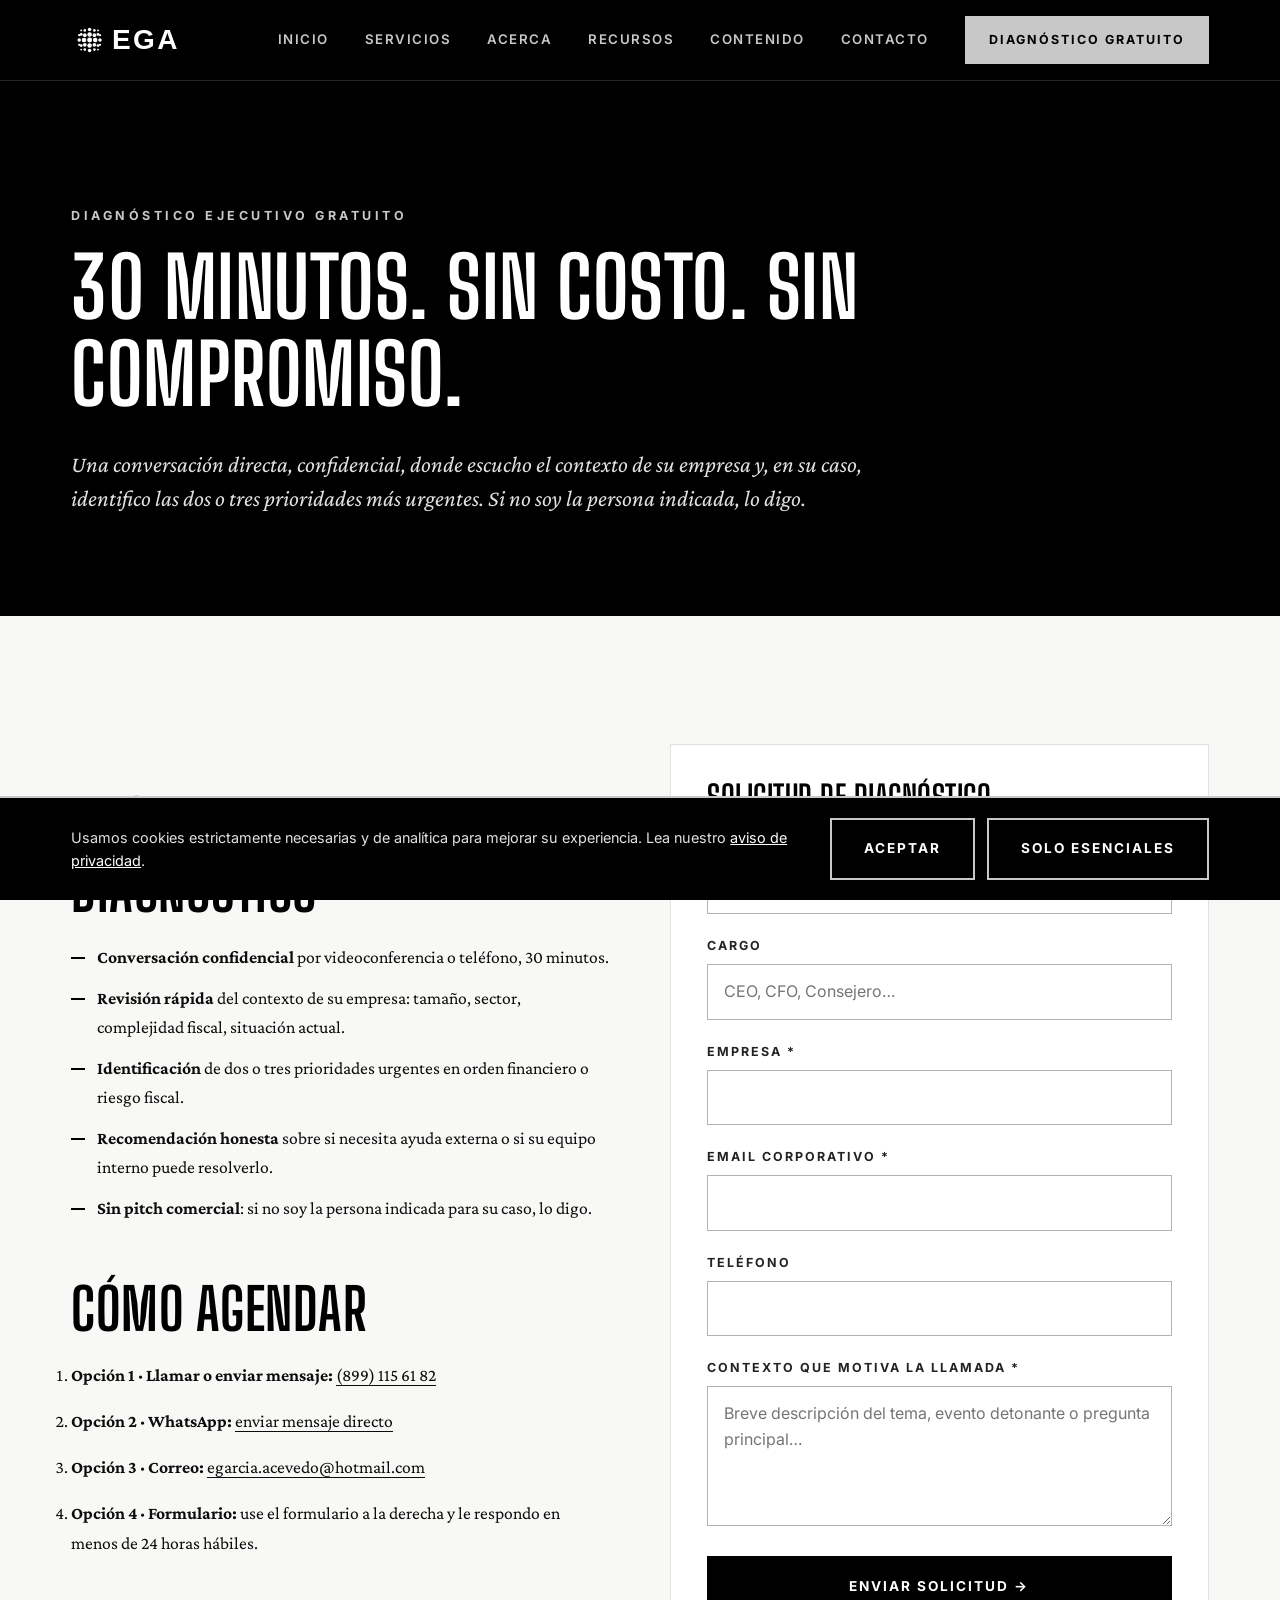
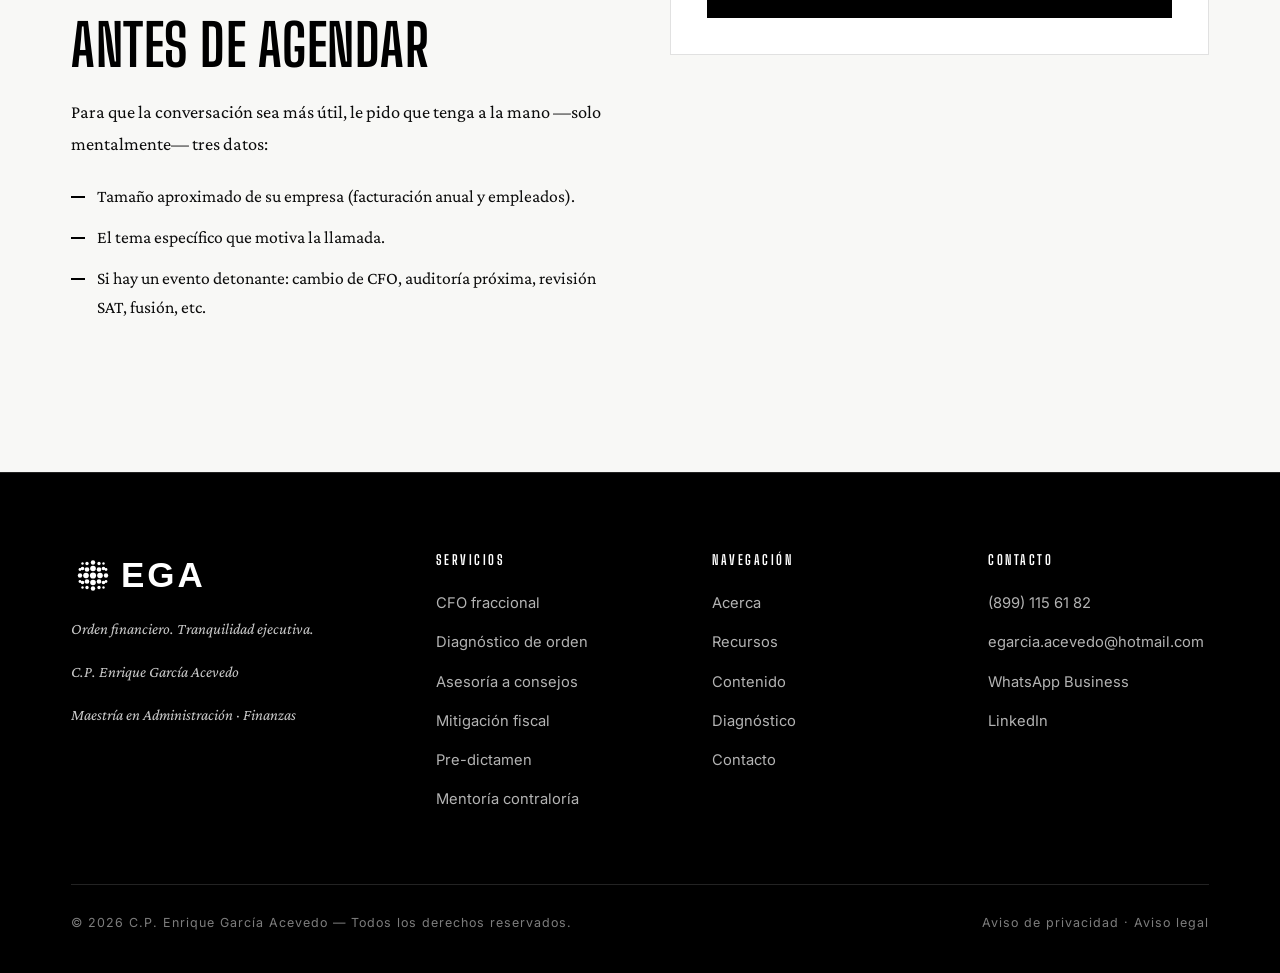
<file: diagnostico.html>
<!DOCTYPE html>
<html lang="es-MX">
<head>
<meta charset="UTF-8">
<meta name="viewport" content="width=device-width, initial-scale=1.0">
<title>Diagnóstico ejecutivo gratuito · EGA · 30 minutos sin costo</title>
<meta name="description" content="Conversación confidencial de 30 minutos para identificar las prioridades de orden financiero o riesgo fiscal de su empresa.">
<meta name="author" content="C.P. Enrique García Acevedo">
<link rel="icon" type="image/svg+xml" href="assets/favicon.svg">
<link rel="preconnect" href="https://fonts.googleapis.com">
<link rel="preconnect" href="https://fonts.gstatic.com" crossorigin>
<link href="https://fonts.googleapis.com/css2?family=Big+Shoulders+Display:wght@500;700;900&family=Crimson+Pro:ital,wght@0,400;0,600;1,400&family=Inter:wght@400;500;600;700&display=swap" rel="stylesheet">
<link rel="stylesheet" href="css/style.css">
</head>
<body>

<header class="topbar">
  <div class="container topbar__inner">
    <a href="index.html" class="brand" aria-label="EGA · inicio">
      <svg width="130" height="36" viewBox="0 0 320 90"><use href="#logo-title"/></svg>
    </a>
    <nav class="nav" aria-label="Navegación principal">
      <a href="index.html"     class="nav__link">Inicio</a>
      <a href="servicios.html" class="nav__link">Servicios</a>
      <a href="acerca.html"    class="nav__link">Acerca</a>
      <a href="recursos.html"  class="nav__link">Recursos</a>
      <a href="blog.html"      class="nav__link">Contenido</a>
      <a href="contacto.html"  class="nav__link">Contacto</a>
      <a href="diagnostico.html" class="nav__cta" data-track="cta-diagnostico-nav">Diagnóstico gratuito</a>
    </nav>
    <button class="menu-toggle" aria-label="Abrir menú" aria-expanded="false">
      <span></span><span></span><span></span>
    </button>
  </div>
</header>

<svg style="display:none" aria-hidden="true" xmlns="http://www.w3.org/2000/svg"><symbol id="logo-title" viewBox="0 0 320 90"><g fill="currentColor"><circle cx="44" cy="45" r="6.2"/><circle cx="58" cy="45" r="5.6"/><circle cx="30" cy="45" r="5.6"/><circle cx="44" cy="31" r="5.6"/><circle cx="44" cy="59" r="5.6"/><circle cx="56" cy="33" r="4.6"/><circle cx="32" cy="33" r="4.6"/><circle cx="56" cy="57" r="4.6"/><circle cx="32" cy="57" r="4.6"/><circle cx="70" cy="45" r="4.4"/><circle cx="18" cy="45" r="4.4"/><circle cx="44" cy="19" r="4.4"/><circle cx="44" cy="71" r="4.4"/><circle cx="65" cy="31" r="3.6"/><circle cx="23" cy="31" r="3.6"/><circle cx="65" cy="59" r="3.6"/><circle cx="23" cy="59" r="3.6"/><circle cx="56" cy="21" r="3.3"/><circle cx="32" cy="21" r="3.3"/><circle cx="56" cy="69" r="3.3"/><circle cx="32" cy="69" r="3.3"/><circle cx="70" cy="33" r="2.8"/><circle cx="18" cy="33" r="2.8"/><circle cx="70" cy="57" r="2.8"/><circle cx="18" cy="57" r="2.8"/><circle cx="65" cy="21" r="2.4"/><circle cx="23" cy="21" r="2.4"/><circle cx="65" cy="69" r="2.4"/><circle cx="23" cy="69" r="2.4"/></g><text x="100" y="68" font-family="\'Big Shoulders Display\',\'Arial Narrow\',sans-serif" font-weight="900" font-size="70" letter-spacing="6" fill="currentColor">EGA</text></symbol></svg>

<section class="page-header">
  <div class="container">
    <span class="eyebrow">Diagnóstico ejecutivo gratuito</span>
    <h1>30 minutos. Sin costo. Sin compromiso.</h1>
    <p class="page-header__lede">Una conversación directa, confidencial, donde escucho el contexto de su empresa y, en su caso, identifico las dos o tres prioridades más urgentes. Si no soy la persona indicada, lo digo.</p>
  </div>
</section>

<section class="section">
  <div class="container">
    <div class="contact-grid">
      <div class="prose" style="max-width:100%;">
        <h2>Qué incluye el diagnóstico</h2>
        <ul>
          <li><strong>Conversación confidencial</strong> por videoconferencia o teléfono, 30 minutos.</li>
          <li><strong>Revisión rápida</strong> del contexto de su empresa: tamaño, sector, complejidad fiscal, situación actual.</li>
          <li><strong>Identificación</strong> de dos o tres prioridades urgentes en orden financiero o riesgo fiscal.</li>
          <li><strong>Recomendación honesta</strong> sobre si necesita ayuda externa o si su equipo interno puede resolverlo.</li>
          <li><strong>Sin pitch comercial</strong>: si no soy la persona indicada para su caso, lo digo.</li>
        </ul>

        <h2>Cómo agendar</h2>
        <ol style="font-family: var(--font-serif); font-size: 1.1rem; line-height: 1.7; color: var(--ink); margin-bottom: 22px; padding-left: 0;">
          <li style="margin-bottom: 16px;"><strong>Opción 1 · Llamar o enviar mensaje:</strong> <a href="tel:+528991156182" style="border-bottom: 1px solid;">(899) 115 61 82</a></li>
          <li style="margin-bottom: 16px;"><strong>Opción 2 · WhatsApp:</strong> <a href="https://wa.me/528991156182?text=Hola%20Enrique%2C%20quisiera%20agendar%20un%20diagn%C3%B3stico%20ejecutivo." target="_blank" rel="noopener" style="border-bottom: 1px solid;">enviar mensaje directo</a></li>
          <li style="margin-bottom: 16px;"><strong>Opción 3 · Correo:</strong> <a href="mailto:egarcia.acevedo@hotmail.com?subject=Diagn%C3%B3stico%20ejecutivo" style="border-bottom: 1px solid;">egarcia.acevedo@hotmail.com</a></li>
          <li style="margin-bottom: 16px;"><strong>Opción 4 · Formulario:</strong> use el formulario a la derecha y le respondo en menos de 24 horas hábiles.</li>
        </ol>

        <h2>Antes de agendar</h2>
        <p>Para que la conversación sea más útil, le pido que tenga a la mano —solo mentalmente— tres datos:</p>
        <ul>
          <li>Tamaño aproximado de su empresa (facturación anual y empleados).</li>
          <li>El tema específico que motiva la llamada.</li>
          <li>Si hay un evento detonante: cambio de CFO, auditoría próxima, revisión SAT, fusión, etc.</li>
        </ul>
      </div>

      <div>
        <div style="background: var(--white); padding: 36px; border: 1px solid var(--platinum); position: sticky; top: 100px;">
          <h3 style="margin-bottom: 16px;">Solicitud de diagnóstico</h3>
          <form id="contact-form" class="form">
            <div class="form__row">
              <label for="nombre">Nombre completo *</label>
              <input type="text" id="nombre" name="nombre" required>
            </div>
            <div class="form__row">
              <label for="cargo">Cargo</label>
              <input type="text" id="cargo" name="cargo" placeholder="CEO, CFO, Consejero…">
            </div>
            <div class="form__row">
              <label for="empresa">Empresa *</label>
              <input type="text" id="empresa" name="empresa" required>
            </div>
            <div class="form__row">
              <label for="email">Email corporativo *</label>
              <input type="email" id="email" name="email" required>
            </div>
            <div class="form__row">
              <label for="telefono">Teléfono</label>
              <input type="tel" id="telefono" name="telefono">
            </div>
            <div class="form__row">
              <label for="mensaje">Contexto que motiva la llamada *</label>
              <textarea id="mensaje" name="mensaje" required placeholder="Breve descripción del tema, evento detonante o pregunta principal…"></textarea>
            </div>
            <button type="submit" class="btn" style="width:100%; justify-content:center;">Enviar solicitud →</button>
            <p id="form-msg" class="form__msg"></p>
          </form>
        </div>
      </div>
    </div>
  </div>
</section>

<footer class="footer">
  <div class="container">
    <div class="footer__grid">
      <div class="footer__col footer__brand">
        <svg width="160" height="45" viewBox="0 0 320 90" style="color:#fff"><use href="#logo-title"/></svg>
        <p>Orden financiero. Tranquilidad ejecutiva.</p>
        <p class="footer__meta">C.P. Enrique García Acevedo</p>
        <p class="footer__meta">Maestría en Administración · Finanzas</p>
      </div>
      <div class="footer__col">
        <h4>Servicios</h4>
        <ul>
          <li><a href="servicios.html">CFO fraccional</a></li>
          <li><a href="servicios.html">Diagnóstico de orden</a></li>
          <li><a href="servicios.html">Asesoría a consejos</a></li>
          <li><a href="servicios.html">Mitigación fiscal</a></li>
          <li><a href="servicios.html">Pre-dictamen</a></li>
          <li><a href="servicios.html">Mentoría contraloría</a></li>
        </ul>
      </div>
      <div class="footer__col">
        <h4>Navegación</h4>
        <ul>
          <li><a href="acerca.html">Acerca</a></li>
          <li><a href="recursos.html">Recursos</a></li>
          <li><a href="blog.html">Contenido</a></li>
          <li><a href="diagnostico.html">Diagnóstico</a></li>
          <li><a href="contacto.html">Contacto</a></li>
        </ul>
      </div>
      <div class="footer__col">
        <h4>Contacto</h4>
        <ul>
          <li><a href="tel:+528991156182">(899) 115 61 82</a></li>
          <li><a href="mailto:egarcia.acevedo@hotmail.com">egarcia.acevedo@hotmail.com</a></li>
          <li><a href="https://wa.me/528991156182" target="_blank" rel="noopener">WhatsApp Business</a></li>
          <li><a href="https://www.linkedin.com/in/enrique-garcia-acevedo-mba-4ba86a27/" target="_blank" rel="noopener">LinkedIn</a></li>
        </ul>
      </div>
    </div>
    <div class="footer__bottom">
      <p>© <span data-year>2026</span> C.P. Enrique García Acevedo — Todos los derechos reservados.</p>
      <p><a href="aviso-privacidad.html">Aviso de privacidad</a> · <a href="aviso-legal.html">Aviso legal</a></p>
    </div>
  </div>
</footer>

<a class="wa-fab" href="https://wa.me/528991156182?text=Hola%20Enrique%2C%20visit%C3%A9%20su%20sitio%20web%20y%20me%20gustar%C3%ADa%20conversar." target="_blank" rel="noopener" aria-label="WhatsApp" data-track="cta-whatsapp">
  <svg viewBox="0 0 24 24" fill="currentColor"><path d="M17.472 14.382c-.297-.149-1.758-.867-2.03-.967-.273-.099-.471-.148-.67.15-.197.297-.767.966-.94 1.164-.173.199-.347.223-.644.075-.297-.15-1.255-.463-2.39-1.475-.883-.788-1.48-1.761-1.653-2.059-.173-.297-.018-.458.13-.606.134-.133.298-.347.446-.52.149-.174.198-.298.298-.497.099-.198.05-.371-.025-.52-.075-.149-.669-1.612-.916-2.207-.242-.579-.487-.5-.669-.51-.173-.008-.371-.01-.57-.01-.198 0-.52.074-.792.372-.272.297-1.04 1.016-1.04 2.479 0 1.462 1.065 2.875 1.213 3.074.149.198 2.096 3.2 5.077 4.487.709.306 1.262.489 1.694.625.712.227 1.36.195 1.871.118.571-.085 1.758-.719 2.006-1.413.248-.694.248-1.289.173-1.413-.074-.124-.272-.198-.57-.347m-5.421 7.403h-.004a9.87 9.87 0 01-5.031-1.378l-.361-.214-3.741.982.998-3.648-.235-.374a9.86 9.86 0 01-1.51-5.26c.001-5.45 4.436-9.884 9.888-9.884 2.64 0 5.122 1.03 6.988 2.898a9.825 9.825 0 012.893 6.994c-.003 5.45-4.437 9.884-9.885 9.884m8.413-18.297A11.815 11.815 0 0012.05 0C5.495 0 .16 5.335.157 11.892c0 2.096.547 4.142 1.588 5.945L.057 24l6.305-1.654a11.882 11.882 0 005.683 1.448h.005c6.554 0 11.89-5.335 11.893-11.893a11.821 11.821 0 00-3.48-8.413z"/></svg>
</a>

<div class="cookie-banner" id="cookie-banner" role="region" aria-label="Consentimiento de cookies">
  <div class="container cookie-banner__inner">
    <p class="cookie-banner__text">Usamos cookies estrictamente necesarias y de analítica para mejorar su experiencia. Lea nuestro <a href="aviso-privacidad.html" style="color:#fff; text-decoration: underline;">aviso de privacidad</a>.</p>
    <div class="cookie-banner__actions">
      <button class="btn btn--ghost" data-cookie="accept">Aceptar</button>
      <button class="btn btn--ghost" data-cookie="essentials">Solo esenciales</button>
    </div>
  </div>
</div>

<script src="js/main.js"></script>
</body>
</html>
</file>
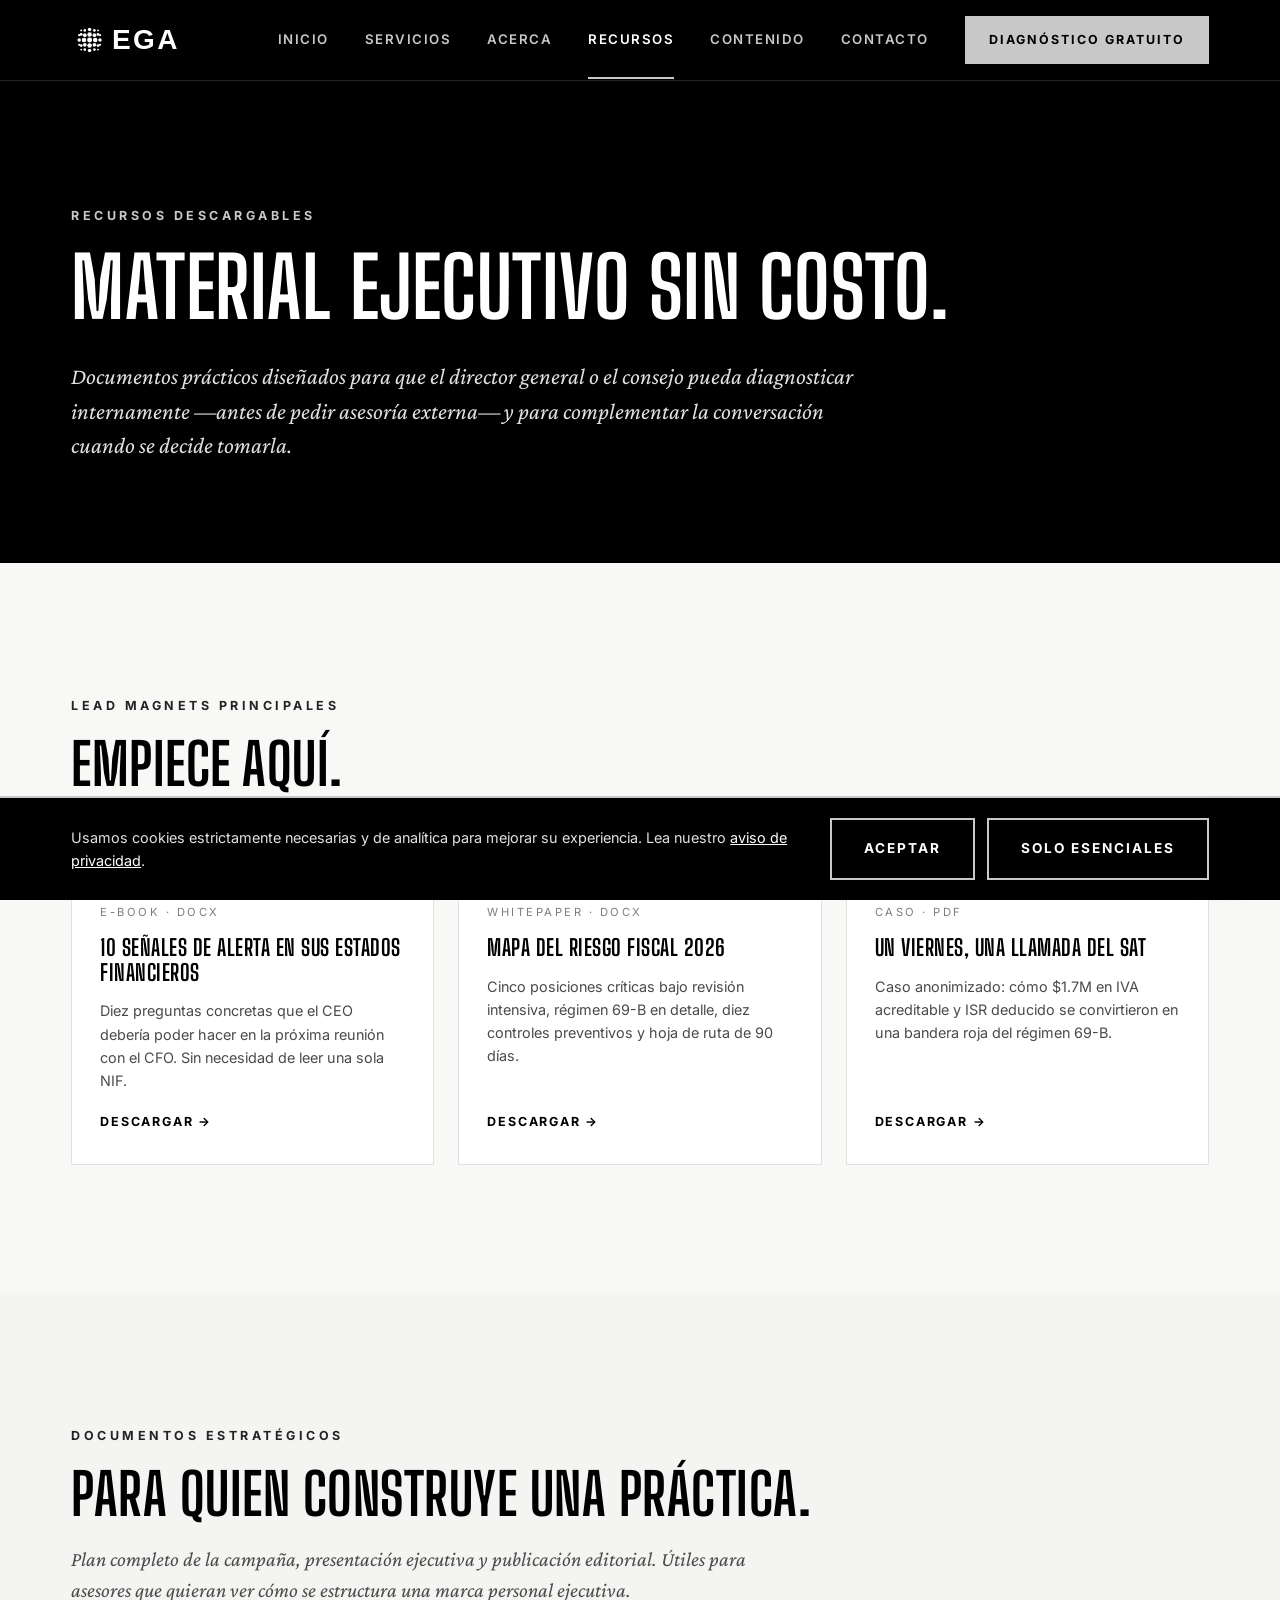
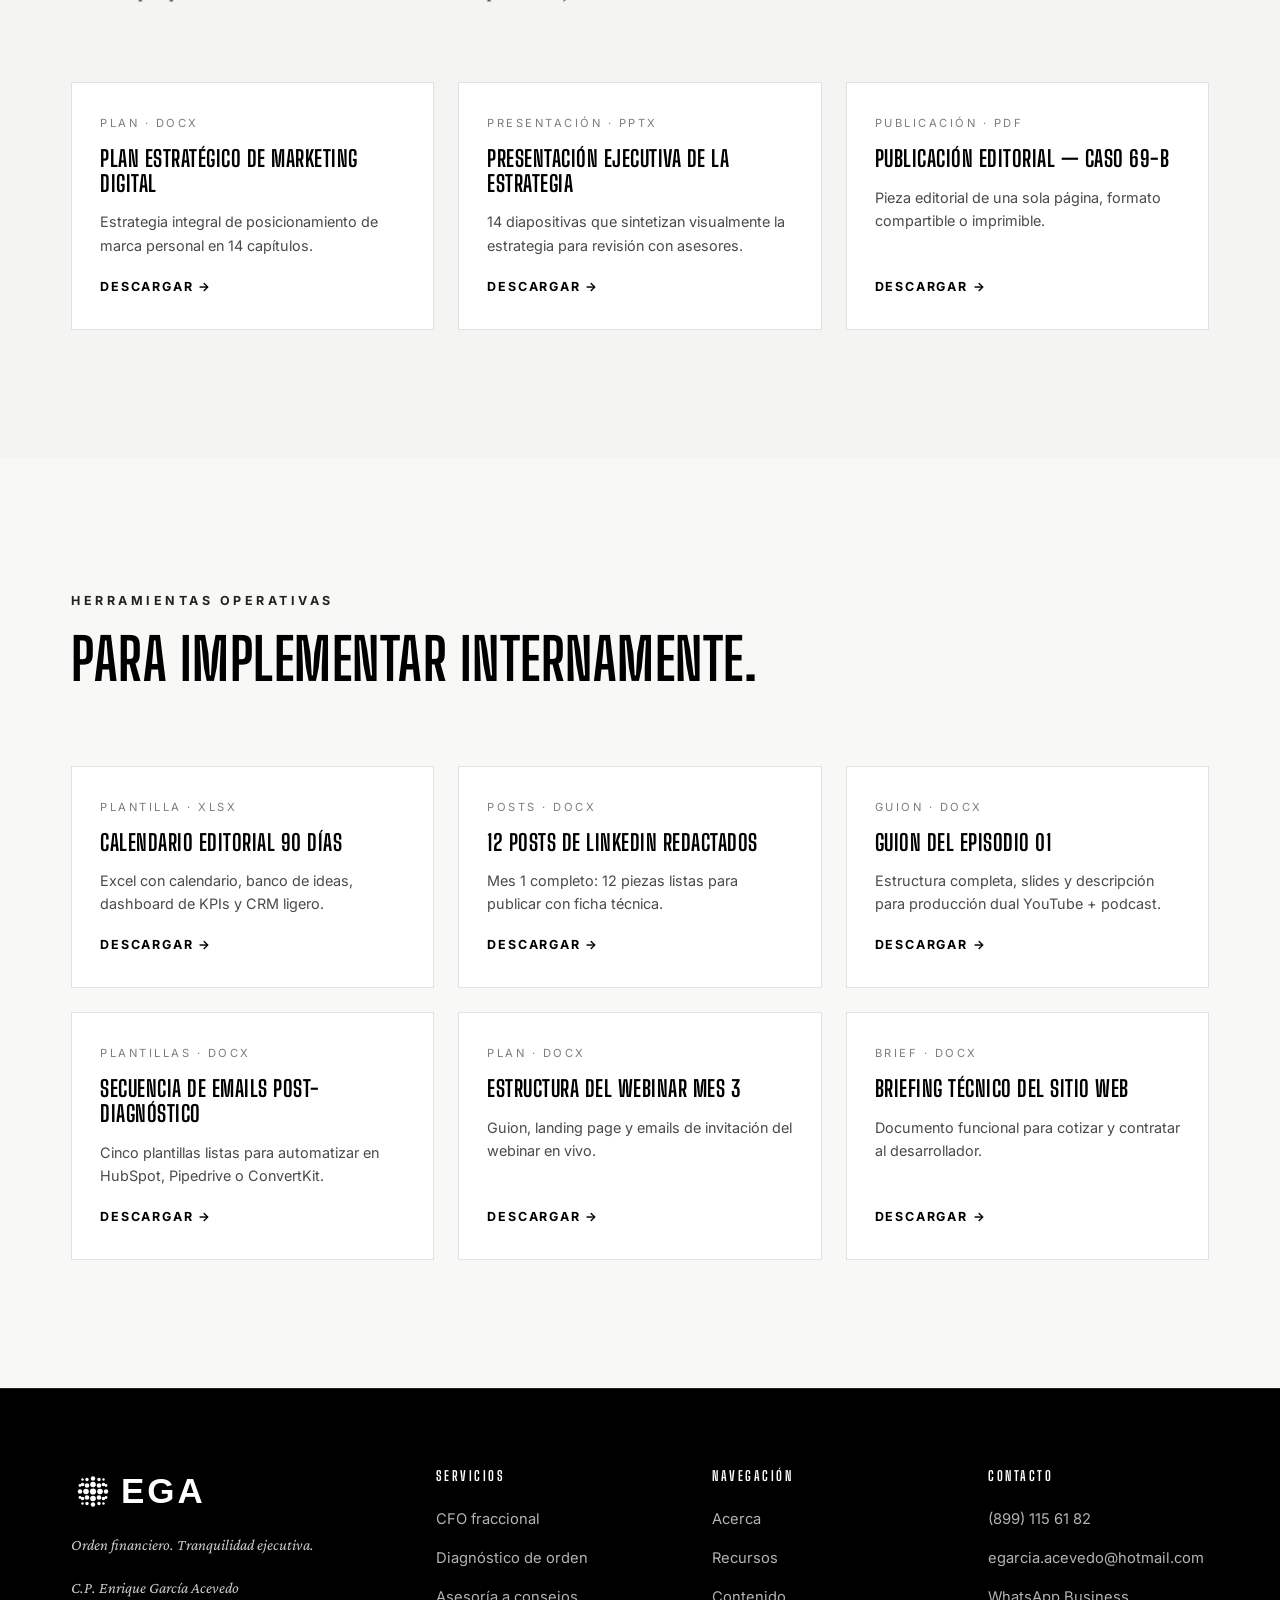
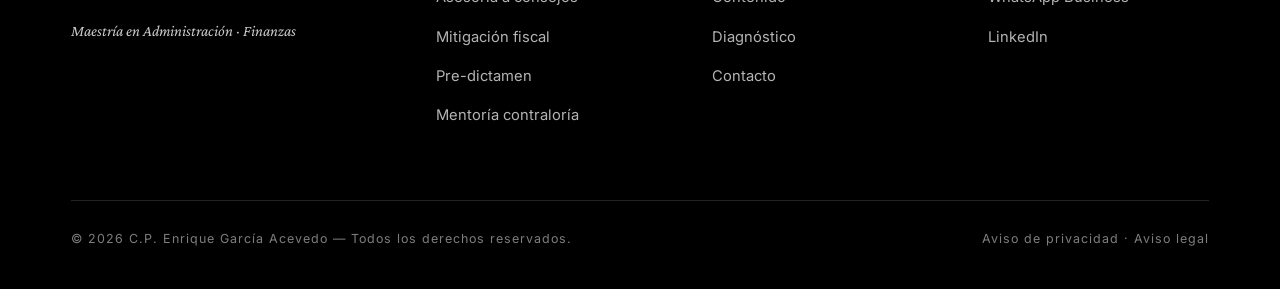
<file: recursos.html>
<!DOCTYPE html>
<html lang="es-MX">
<head>
<meta charset="UTF-8">
<meta name="viewport" content="width=device-width, initial-scale=1.0">
<title>Recursos · EGA · Material ejecutivo sin costo</title>
<meta name="description" content="E-book, whitepaper, casos anonimizados y plantillas operativas para diagnosticar y mejorar la información financiera de su empresa.">
<meta name="author" content="C.P. Enrique García Acevedo">
<link rel="icon" type="image/svg+xml" href="assets/favicon.svg">
<link rel="preconnect" href="https://fonts.googleapis.com">
<link rel="preconnect" href="https://fonts.gstatic.com" crossorigin>
<link href="https://fonts.googleapis.com/css2?family=Big+Shoulders+Display:wght@500;700;900&family=Crimson+Pro:ital,wght@0,400;0,600;1,400&family=Inter:wght@400;500;600;700&display=swap" rel="stylesheet">
<link rel="stylesheet" href="css/style.css">
</head>
<body>

<header class="topbar">
  <div class="container topbar__inner">
    <a href="index.html" class="brand" aria-label="EGA · inicio">
      <svg width="130" height="36" viewBox="0 0 320 90"><use href="#logo-title"/></svg>
    </a>
    <nav class="nav" aria-label="Navegación principal">
      <a href="index.html"     class="nav__link">Inicio</a>
      <a href="servicios.html" class="nav__link">Servicios</a>
      <a href="acerca.html"    class="nav__link">Acerca</a>
      <a href="recursos.html"  class="nav__link">Recursos</a>
      <a href="blog.html"      class="nav__link">Contenido</a>
      <a href="contacto.html"  class="nav__link">Contacto</a>
      <a href="diagnostico.html" class="nav__cta" data-track="cta-diagnostico-nav">Diagnóstico gratuito</a>
    </nav>
    <button class="menu-toggle" aria-label="Abrir menú" aria-expanded="false">
      <span></span><span></span><span></span>
    </button>
  </div>
</header>

<svg style="display:none" aria-hidden="true" xmlns="http://www.w3.org/2000/svg"><symbol id="logo-title" viewBox="0 0 320 90"><g fill="currentColor"><circle cx="44" cy="45" r="6.2"/><circle cx="58" cy="45" r="5.6"/><circle cx="30" cy="45" r="5.6"/><circle cx="44" cy="31" r="5.6"/><circle cx="44" cy="59" r="5.6"/><circle cx="56" cy="33" r="4.6"/><circle cx="32" cy="33" r="4.6"/><circle cx="56" cy="57" r="4.6"/><circle cx="32" cy="57" r="4.6"/><circle cx="70" cy="45" r="4.4"/><circle cx="18" cy="45" r="4.4"/><circle cx="44" cy="19" r="4.4"/><circle cx="44" cy="71" r="4.4"/><circle cx="65" cy="31" r="3.6"/><circle cx="23" cy="31" r="3.6"/><circle cx="65" cy="59" r="3.6"/><circle cx="23" cy="59" r="3.6"/><circle cx="56" cy="21" r="3.3"/><circle cx="32" cy="21" r="3.3"/><circle cx="56" cy="69" r="3.3"/><circle cx="32" cy="69" r="3.3"/><circle cx="70" cy="33" r="2.8"/><circle cx="18" cy="33" r="2.8"/><circle cx="70" cy="57" r="2.8"/><circle cx="18" cy="57" r="2.8"/><circle cx="65" cy="21" r="2.4"/><circle cx="23" cy="21" r="2.4"/><circle cx="65" cy="69" r="2.4"/><circle cx="23" cy="69" r="2.4"/></g><text x="100" y="68" font-family="\'Big Shoulders Display\',\'Arial Narrow\',sans-serif" font-weight="900" font-size="70" letter-spacing="6" fill="currentColor">EGA</text></symbol></svg>

<section class="page-header">
  <div class="container">
    <span class="eyebrow">Recursos descargables</span>
    <h1>Material ejecutivo sin costo.</h1>
    <p class="page-header__lede">Documentos prácticos diseñados para que el director general o el consejo pueda diagnosticar internamente —antes de pedir asesoría externa— y para complementar la conversación cuando se decide tomarla.</p>
  </div>
</section>

<section class="section">
  <div class="container">
    <header class="section__header">
      <span class="eyebrow">Lead magnets principales</span>
      <h2>Empiece aquí.</h2>
    </header>
    <div class="resources">
      <a href="../Ebook_10_Senales_Alerta.docx" class="resource-card" data-track="download-ebook">
        <p class="resource-card__type">E-book · DOCX</p>
        <h3 class="resource-card__title">10 señales de alerta en sus estados financieros</h3>
        <p class="resource-card__text">Diez preguntas concretas que el CEO debería poder hacer en la próxima reunión con el CFO. Sin necesidad de leer una sola NIF.</p>
        <p class="resource-card__cta">Descargar →</p>
      </a>
      <a href="../Whitepaper_Riesgo_Fiscal_2026.docx" class="resource-card" data-track="download-whitepaper">
        <p class="resource-card__type">Whitepaper · DOCX</p>
        <h3 class="resource-card__title">Mapa del riesgo fiscal 2026</h3>
        <p class="resource-card__text">Cinco posiciones críticas bajo revisión intensiva, régimen 69-B en detalle, diez controles preventivos y hoja de ruta de 90 días.</p>
        <p class="resource-card__cta">Descargar →</p>
      </a>
      <a href="../Carrusel_LinkedIn_Caso_69B.pdf" class="resource-card" data-track="download-carrusel">
        <p class="resource-card__type">Caso · PDF</p>
        <h3 class="resource-card__title">Un viernes, una llamada del SAT</h3>
        <p class="resource-card__text">Caso anonimizado: cómo $1.7M en IVA acreditable y ISR deducido se convirtieron en una bandera roja del régimen 69-B.</p>
        <p class="resource-card__cta">Descargar →</p>
      </a>
    </div>
  </div>
</section>

<section class="section section--alt">
  <div class="container">
    <header class="section__header">
      <span class="eyebrow">Documentos estratégicos</span>
      <h2>Para quien construye una práctica.</h2>
      <p class="lede">Plan completo de la campaña, presentación ejecutiva y publicación editorial. Útiles para asesores que quieran ver cómo se estructura una marca personal ejecutiva.</p>
    </header>
    <div class="resources">
      <a href="../Plan_Marketing_Digital_Enrique_Garcia.docx" class="resource-card" data-track="download-plan">
        <p class="resource-card__type">Plan · DOCX</p>
        <h3 class="resource-card__title">Plan Estratégico de Marketing Digital</h3>
        <p class="resource-card__text">Estrategia integral de posicionamiento de marca personal en 14 capítulos.</p>
        <p class="resource-card__cta">Descargar →</p>
      </a>
      <a href="../Presentacion_Estrategia_Marketing.pptx" class="resource-card" data-track="download-deck">
        <p class="resource-card__type">Presentación · PPTX</p>
        <h3 class="resource-card__title">Presentación ejecutiva de la estrategia</h3>
        <p class="resource-card__text">14 diapositivas que sintetizan visualmente la estrategia para revisión con asesores.</p>
        <p class="resource-card__cta">Descargar →</p>
      </a>
      <a href="../Publicacion_Caso_69B.pdf" class="resource-card" data-track="download-publicacion">
        <p class="resource-card__type">Publicación · PDF</p>
        <h3 class="resource-card__title">Publicación editorial — Caso 69-B</h3>
        <p class="resource-card__text">Pieza editorial de una sola página, formato compartible o imprimible.</p>
        <p class="resource-card__cta">Descargar →</p>
      </a>
    </div>
  </div>
</section>

<section class="section">
  <div class="container">
    <header class="section__header">
      <span class="eyebrow">Herramientas operativas</span>
      <h2>Para implementar internamente.</h2>
    </header>
    <div class="resources">
      <a href="../Calendario_Editorial_90_dias.xlsx" class="resource-card" data-track="download-calendar">
        <p class="resource-card__type">Plantilla · XLSX</p>
        <h3 class="resource-card__title">Calendario editorial 90 días</h3>
        <p class="resource-card__text">Excel con calendario, banco de ideas, dashboard de KPIs y CRM ligero.</p>
        <p class="resource-card__cta">Descargar →</p>
      </a>
      <a href="../12_Posts_LinkedIn.docx" class="resource-card" data-track="download-posts">
        <p class="resource-card__type">Posts · DOCX</p>
        <h3 class="resource-card__title">12 posts de LinkedIn redactados</h3>
        <p class="resource-card__text">Mes 1 completo: 12 piezas listas para publicar con ficha técnica.</p>
        <p class="resource-card__cta">Descargar →</p>
      </a>
      <a href="../Guion_Episodio_01_Podcast.docx" class="resource-card" data-track="download-script">
        <p class="resource-card__type">Guion · DOCX</p>
        <h3 class="resource-card__title">Guion del Episodio 01</h3>
        <p class="resource-card__text">Estructura completa, slides y descripción para producción dual YouTube + podcast.</p>
        <p class="resource-card__cta">Descargar →</p>
      </a>
      <a href="../Secuencia_Emails_Post_Diagnostico.docx" class="resource-card" data-track="download-emails">
        <p class="resource-card__type">Plantillas · DOCX</p>
        <h3 class="resource-card__title">Secuencia de emails post-diagnóstico</h3>
        <p class="resource-card__text">Cinco plantillas listas para automatizar en HubSpot, Pipedrive o ConvertKit.</p>
        <p class="resource-card__cta">Descargar →</p>
      </a>
      <a href="../Webinar_Estructura_Mes_3.docx" class="resource-card" data-track="download-webinar">
        <p class="resource-card__type">Plan · DOCX</p>
        <h3 class="resource-card__title">Estructura del webinar Mes 3</h3>
        <p class="resource-card__text">Guion, landing page y emails de invitación del webinar en vivo.</p>
        <p class="resource-card__cta">Descargar →</p>
      </a>
      <a href="../Briefing_Sitio_Web.docx" class="resource-card" data-track="download-brief">
        <p class="resource-card__type">Brief · DOCX</p>
        <h3 class="resource-card__title">Briefing técnico del sitio web</h3>
        <p class="resource-card__text">Documento funcional para cotizar y contratar al desarrollador.</p>
        <p class="resource-card__cta">Descargar →</p>
      </a>
    </div>
  </div>
</section>

<footer class="footer">
  <div class="container">
    <div class="footer__grid">
      <div class="footer__col footer__brand">
        <svg width="160" height="45" viewBox="0 0 320 90" style="color:#fff"><use href="#logo-title"/></svg>
        <p>Orden financiero. Tranquilidad ejecutiva.</p>
        <p class="footer__meta">C.P. Enrique García Acevedo</p>
        <p class="footer__meta">Maestría en Administración · Finanzas</p>
      </div>
      <div class="footer__col">
        <h4>Servicios</h4>
        <ul>
          <li><a href="servicios.html">CFO fraccional</a></li>
          <li><a href="servicios.html">Diagnóstico de orden</a></li>
          <li><a href="servicios.html">Asesoría a consejos</a></li>
          <li><a href="servicios.html">Mitigación fiscal</a></li>
          <li><a href="servicios.html">Pre-dictamen</a></li>
          <li><a href="servicios.html">Mentoría contraloría</a></li>
        </ul>
      </div>
      <div class="footer__col">
        <h4>Navegación</h4>
        <ul>
          <li><a href="acerca.html">Acerca</a></li>
          <li><a href="recursos.html">Recursos</a></li>
          <li><a href="blog.html">Contenido</a></li>
          <li><a href="diagnostico.html">Diagnóstico</a></li>
          <li><a href="contacto.html">Contacto</a></li>
        </ul>
      </div>
      <div class="footer__col">
        <h4>Contacto</h4>
        <ul>
          <li><a href="tel:+528991156182">(899) 115 61 82</a></li>
          <li><a href="mailto:egarcia.acevedo@hotmail.com">egarcia.acevedo@hotmail.com</a></li>
          <li><a href="https://wa.me/528991156182" target="_blank" rel="noopener">WhatsApp Business</a></li>
          <li><a href="https://www.linkedin.com/in/enrique-garcia-acevedo-mba-4ba86a27/" target="_blank" rel="noopener">LinkedIn</a></li>
        </ul>
      </div>
    </div>
    <div class="footer__bottom">
      <p>© <span data-year>2026</span> C.P. Enrique García Acevedo — Todos los derechos reservados.</p>
      <p><a href="aviso-privacidad.html">Aviso de privacidad</a> · <a href="aviso-legal.html">Aviso legal</a></p>
    </div>
  </div>
</footer>

<a class="wa-fab" href="https://wa.me/528991156182?text=Hola%20Enrique%2C%20visit%C3%A9%20su%20sitio%20web%20y%20me%20gustar%C3%ADa%20conversar." target="_blank" rel="noopener" aria-label="WhatsApp" data-track="cta-whatsapp">
  <svg viewBox="0 0 24 24" fill="currentColor"><path d="M17.472 14.382c-.297-.149-1.758-.867-2.03-.967-.273-.099-.471-.148-.67.15-.197.297-.767.966-.94 1.164-.173.199-.347.223-.644.075-.297-.15-1.255-.463-2.39-1.475-.883-.788-1.48-1.761-1.653-2.059-.173-.297-.018-.458.13-.606.134-.133.298-.347.446-.52.149-.174.198-.298.298-.497.099-.198.05-.371-.025-.52-.075-.149-.669-1.612-.916-2.207-.242-.579-.487-.5-.669-.51-.173-.008-.371-.01-.57-.01-.198 0-.52.074-.792.372-.272.297-1.04 1.016-1.04 2.479 0 1.462 1.065 2.875 1.213 3.074.149.198 2.096 3.2 5.077 4.487.709.306 1.262.489 1.694.625.712.227 1.36.195 1.871.118.571-.085 1.758-.719 2.006-1.413.248-.694.248-1.289.173-1.413-.074-.124-.272-.198-.57-.347m-5.421 7.403h-.004a9.87 9.87 0 01-5.031-1.378l-.361-.214-3.741.982.998-3.648-.235-.374a9.86 9.86 0 01-1.51-5.26c.001-5.45 4.436-9.884 9.888-9.884 2.64 0 5.122 1.03 6.988 2.898a9.825 9.825 0 012.893 6.994c-.003 5.45-4.437 9.884-9.885 9.884m8.413-18.297A11.815 11.815 0 0012.05 0C5.495 0 .16 5.335.157 11.892c0 2.096.547 4.142 1.588 5.945L.057 24l6.305-1.654a11.882 11.882 0 005.683 1.448h.005c6.554 0 11.89-5.335 11.893-11.893a11.821 11.821 0 00-3.48-8.413z"/></svg>
</a>

<div class="cookie-banner" id="cookie-banner" role="region" aria-label="Consentimiento de cookies">
  <div class="container cookie-banner__inner">
    <p class="cookie-banner__text">Usamos cookies estrictamente necesarias y de analítica para mejorar su experiencia. Lea nuestro <a href="aviso-privacidad.html" style="color:#fff; text-decoration: underline;">aviso de privacidad</a>.</p>
    <div class="cookie-banner__actions">
      <button class="btn btn--ghost" data-cookie="accept">Aceptar</button>
      <button class="btn btn--ghost" data-cookie="essentials">Solo esenciales</button>
    </div>
  </div>
</div>

<script src="js/main.js"></script>
</body>
</html>
</file>
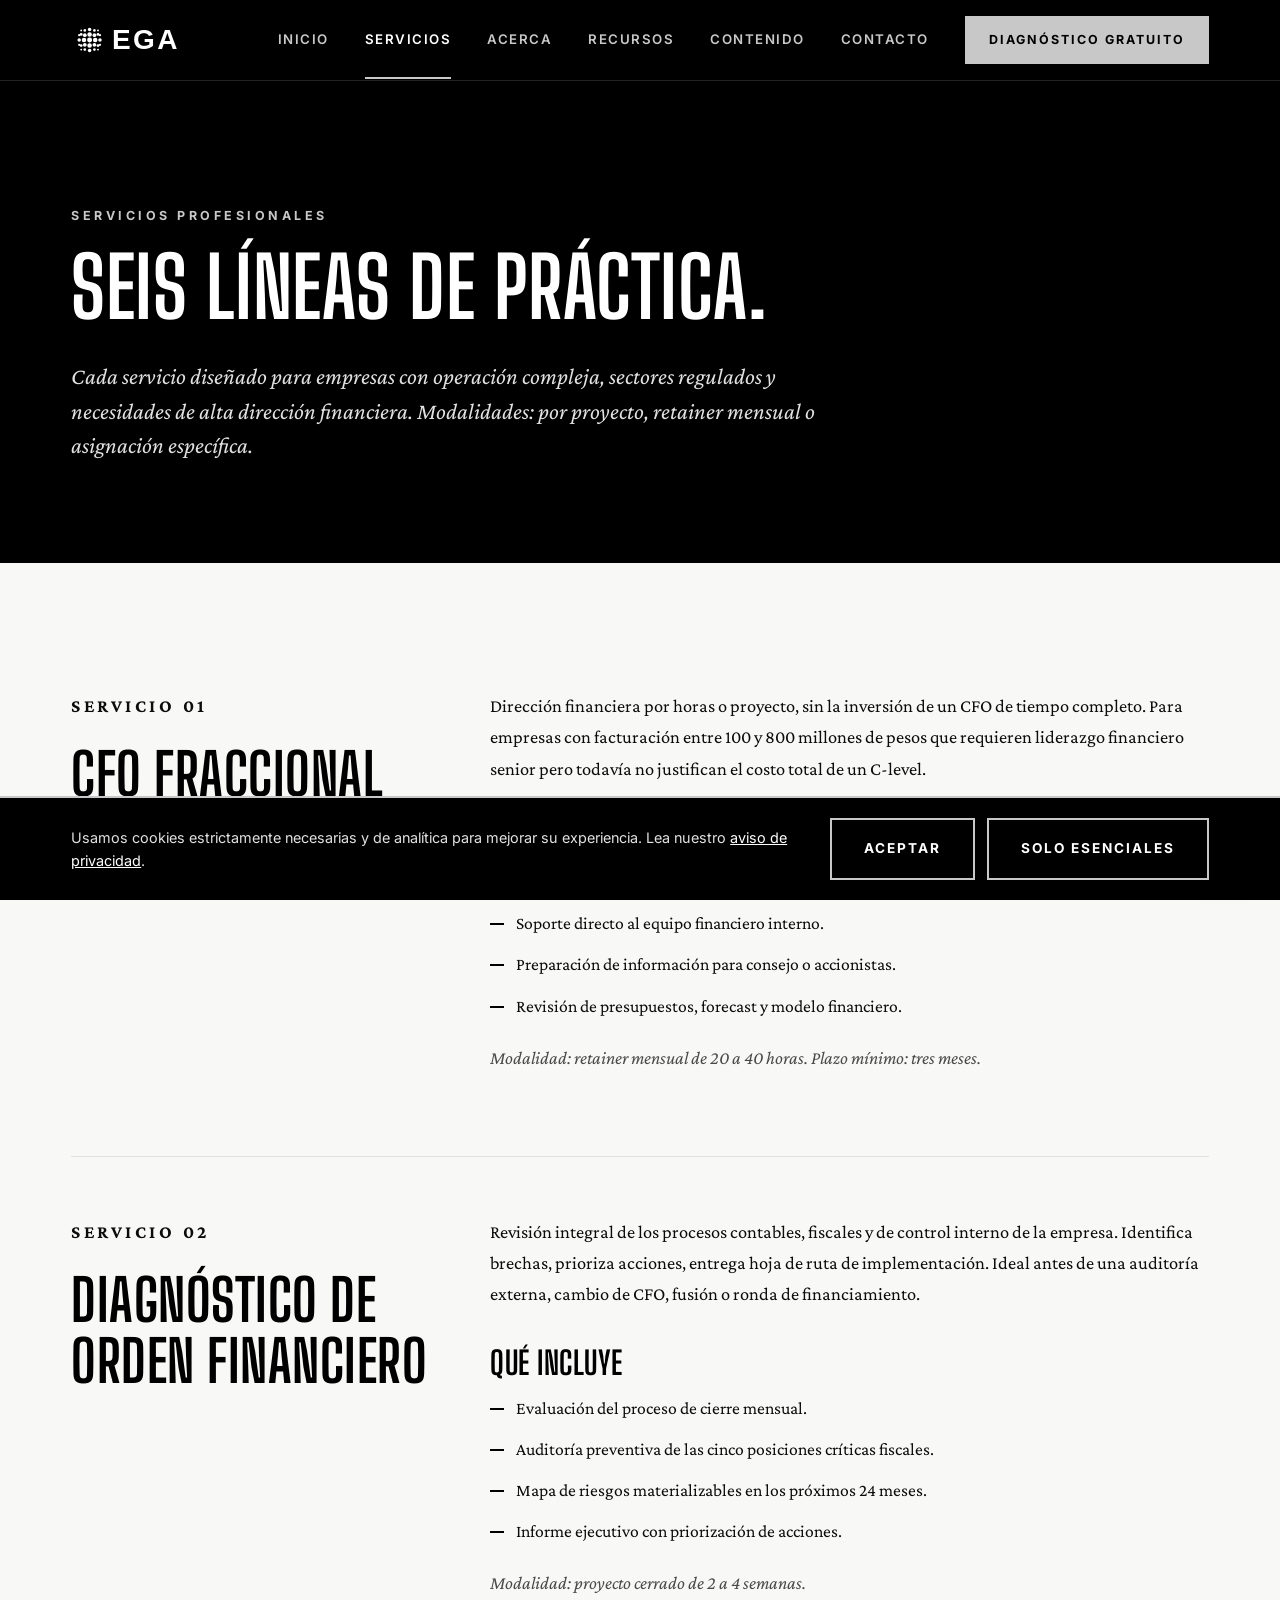
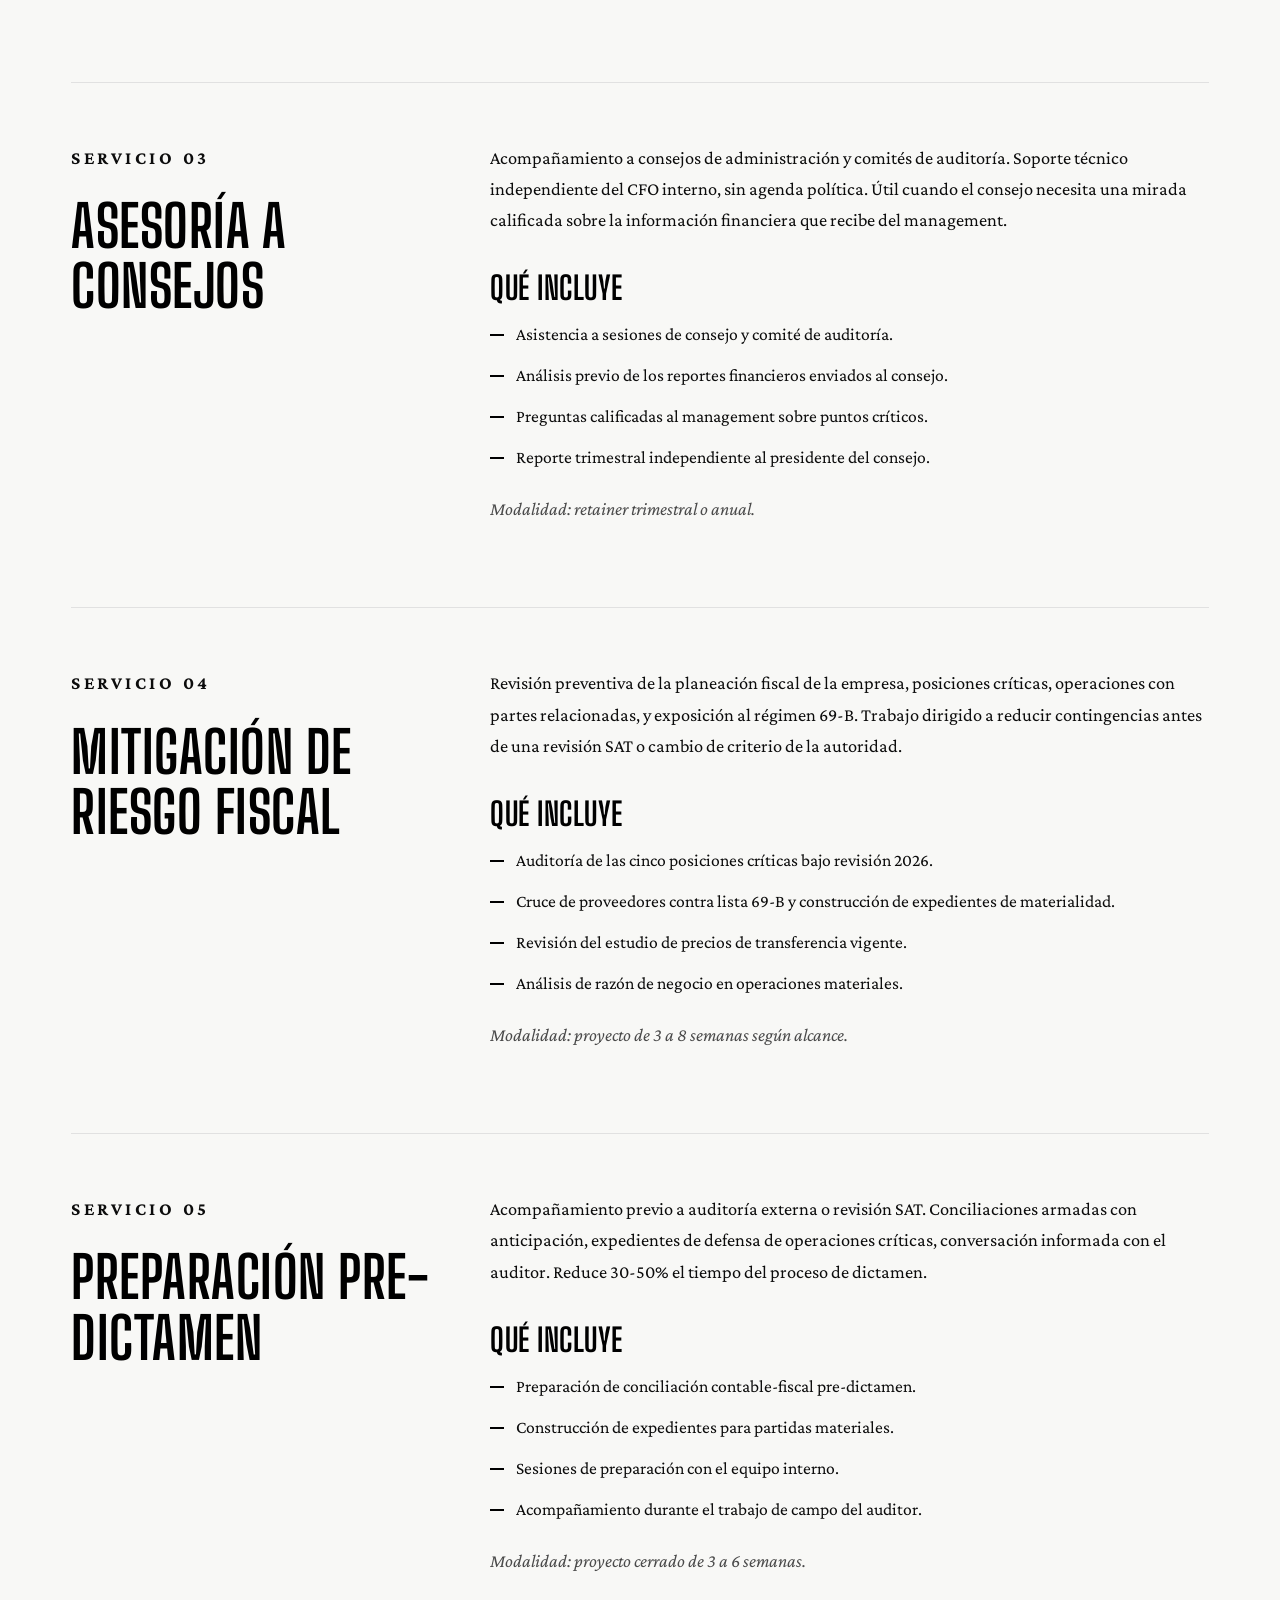
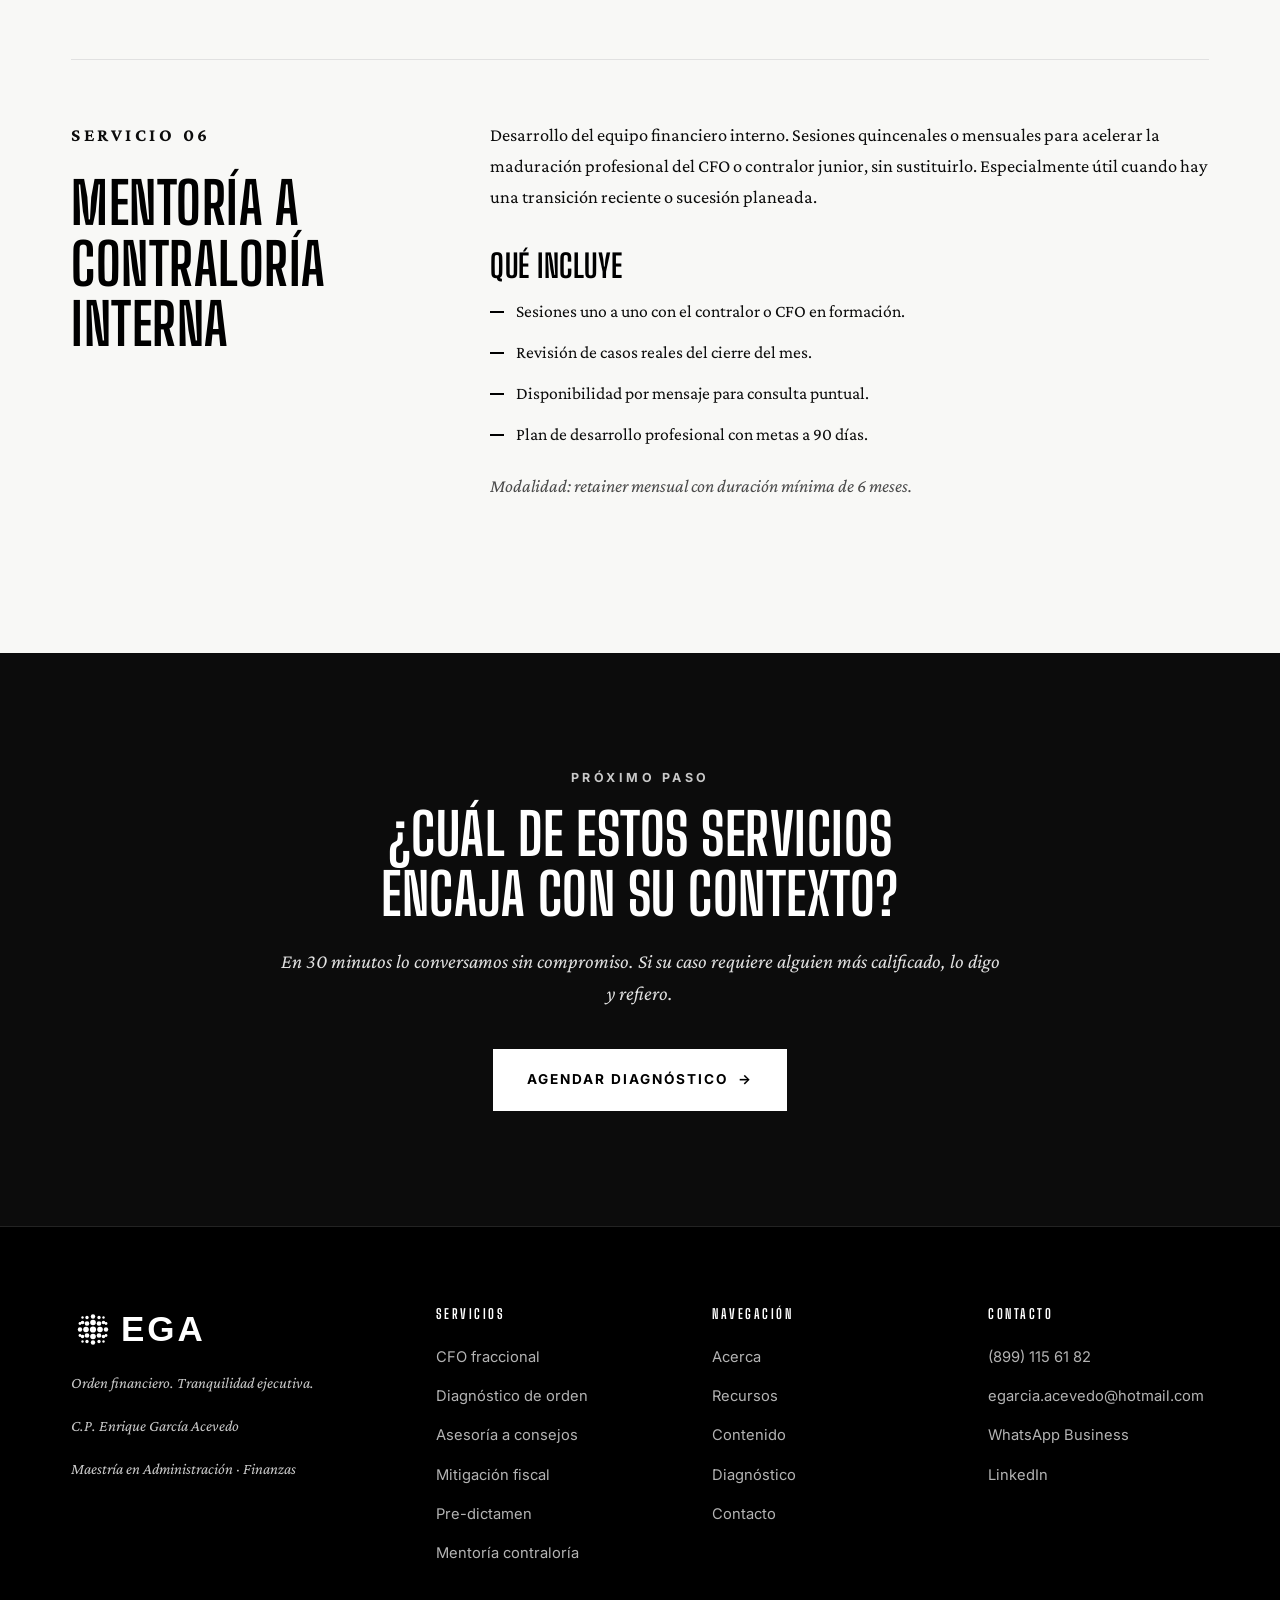
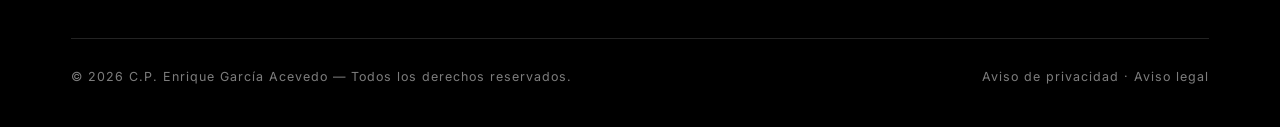
<file: servicios.html>
<!DOCTYPE html>
<html lang="es-MX">
<head>
<meta charset="UTF-8">
<meta name="viewport" content="width=device-width, initial-scale=1.0">
<title>Servicios · EGA · C.P. Enrique García Acevedo</title>
<meta name="description" content="Seis líneas de práctica: CFO fraccional, diagnóstico de orden financiero, asesoría a consejos, mitigación de riesgo fiscal, preparación pre-dictamen y mentoría a contraloría.">
<meta name="author" content="C.P. Enrique García Acevedo">
<link rel="icon" type="image/svg+xml" href="assets/favicon.svg">
<link rel="preconnect" href="https://fonts.googleapis.com">
<link rel="preconnect" href="https://fonts.gstatic.com" crossorigin>
<link href="https://fonts.googleapis.com/css2?family=Big+Shoulders+Display:wght@500;700;900&family=Crimson+Pro:ital,wght@0,400;0,600;1,400&family=Inter:wght@400;500;600;700&display=swap" rel="stylesheet">
<link rel="stylesheet" href="css/style.css">
</head>
<body>

<header class="topbar">
  <div class="container topbar__inner">
    <a href="index.html" class="brand" aria-label="EGA · inicio">
      <svg width="130" height="36" viewBox="0 0 320 90"><use href="#logo-title"/></svg>
    </a>
    <nav class="nav" aria-label="Navegación principal">
      <a href="index.html"     class="nav__link">Inicio</a>
      <a href="servicios.html" class="nav__link">Servicios</a>
      <a href="acerca.html"    class="nav__link">Acerca</a>
      <a href="recursos.html"  class="nav__link">Recursos</a>
      <a href="blog.html"      class="nav__link">Contenido</a>
      <a href="contacto.html"  class="nav__link">Contacto</a>
      <a href="diagnostico.html" class="nav__cta" data-track="cta-diagnostico-nav">Diagnóstico gratuito</a>
    </nav>
    <button class="menu-toggle" aria-label="Abrir menú" aria-expanded="false">
      <span></span><span></span><span></span>
    </button>
  </div>
</header>

<svg style="display:none" aria-hidden="true" xmlns="http://www.w3.org/2000/svg"><symbol id="logo-title" viewBox="0 0 320 90"><g fill="currentColor"><circle cx="44" cy="45" r="6.2"/><circle cx="58" cy="45" r="5.6"/><circle cx="30" cy="45" r="5.6"/><circle cx="44" cy="31" r="5.6"/><circle cx="44" cy="59" r="5.6"/><circle cx="56" cy="33" r="4.6"/><circle cx="32" cy="33" r="4.6"/><circle cx="56" cy="57" r="4.6"/><circle cx="32" cy="57" r="4.6"/><circle cx="70" cy="45" r="4.4"/><circle cx="18" cy="45" r="4.4"/><circle cx="44" cy="19" r="4.4"/><circle cx="44" cy="71" r="4.4"/><circle cx="65" cy="31" r="3.6"/><circle cx="23" cy="31" r="3.6"/><circle cx="65" cy="59" r="3.6"/><circle cx="23" cy="59" r="3.6"/><circle cx="56" cy="21" r="3.3"/><circle cx="32" cy="21" r="3.3"/><circle cx="56" cy="69" r="3.3"/><circle cx="32" cy="69" r="3.3"/><circle cx="70" cy="33" r="2.8"/><circle cx="18" cy="33" r="2.8"/><circle cx="70" cy="57" r="2.8"/><circle cx="18" cy="57" r="2.8"/><circle cx="65" cy="21" r="2.4"/><circle cx="23" cy="21" r="2.4"/><circle cx="65" cy="69" r="2.4"/><circle cx="23" cy="69" r="2.4"/></g><text x="100" y="68" font-family="\'Big Shoulders Display\',\'Arial Narrow\',sans-serif" font-weight="900" font-size="70" letter-spacing="6" fill="currentColor">EGA</text></symbol></svg>

<section class="page-header">
  <div class="container">
    <span class="eyebrow">Servicios profesionales</span>
    <h1>Seis líneas de práctica.</h1>
    <p class="page-header__lede">Cada servicio diseñado para empresas con operación compleja, sectores regulados y necesidades de alta dirección financiera. Modalidades: por proyecto, retainer mensual o asignación específica.</p>
  </div>
</section>

<section class="section">
  <div class="container">
    <article class="prose" style="max-width:100%; display:grid; grid-template-columns: 1fr 2fr; gap: 60px; padding-bottom: 60px; border-bottom: 1px solid var(--platinum); margin-bottom: 60px;">
      <div>
        <p class="eyebrow">Servicio 01</p>
        <h2 style="margin-top: 12px;">CFO Fraccional</h2>
      </div>
      <div>
        <p>Dirección financiera por horas o proyecto, sin la inversión de un CFO de tiempo completo. Para empresas con facturación entre 100 y 800 millones de pesos que requieren liderazgo financiero senior pero todavía no justifican el costo total de un C-level.</p>
        <h3>Qué incluye</h3>
        <ul>
          <li>Presencia ejecutiva semanal en sesiones de dirección.</li>
          <li>Soporte directo al equipo financiero interno.</li>
          <li>Preparación de información para consejo o accionistas.</li>
          <li>Revisión de presupuestos, forecast y modelo financiero.</li>
        </ul>
        <p class="serif italic" style="color: var(--gray-d);">Modalidad: retainer mensual de 20 a 40 horas. Plazo mínimo: tres meses.</p>
      </div>
    </article>

    <article class="prose" style="max-width:100%; display:grid; grid-template-columns: 1fr 2fr; gap: 60px; padding-bottom: 60px; border-bottom: 1px solid var(--platinum); margin-bottom: 60px;">
      <div>
        <p class="eyebrow">Servicio 02</p>
        <h2 style="margin-top: 12px;">Diagnóstico de Orden Financiero</h2>
      </div>
      <div>
        <p>Revisión integral de los procesos contables, fiscales y de control interno de la empresa. Identifica brechas, prioriza acciones, entrega hoja de ruta de implementación. Ideal antes de una auditoría externa, cambio de CFO, fusión o ronda de financiamiento.</p>
        <h3>Qué incluye</h3>
        <ul>
          <li>Evaluación del proceso de cierre mensual.</li>
          <li>Auditoría preventiva de las cinco posiciones críticas fiscales.</li>
          <li>Mapa de riesgos materializables en los próximos 24 meses.</li>
          <li>Informe ejecutivo con priorización de acciones.</li>
        </ul>
        <p class="serif italic" style="color: var(--gray-d);">Modalidad: proyecto cerrado de 2 a 4 semanas.</p>
      </div>
    </article>

    <article class="prose" style="max-width:100%; display:grid; grid-template-columns: 1fr 2fr; gap: 60px; padding-bottom: 60px; border-bottom: 1px solid var(--platinum); margin-bottom: 60px;">
      <div>
        <p class="eyebrow">Servicio 03</p>
        <h2 style="margin-top: 12px;">Asesoría a Consejos</h2>
      </div>
      <div>
        <p>Acompañamiento a consejos de administración y comités de auditoría. Soporte técnico independiente del CFO interno, sin agenda política. Útil cuando el consejo necesita una mirada calificada sobre la información financiera que recibe del management.</p>
        <h3>Qué incluye</h3>
        <ul>
          <li>Asistencia a sesiones de consejo y comité de auditoría.</li>
          <li>Análisis previo de los reportes financieros enviados al consejo.</li>
          <li>Preguntas calificadas al management sobre puntos críticos.</li>
          <li>Reporte trimestral independiente al presidente del consejo.</li>
        </ul>
        <p class="serif italic" style="color: var(--gray-d);">Modalidad: retainer trimestral o anual.</p>
      </div>
    </article>

    <article class="prose" style="max-width:100%; display:grid; grid-template-columns: 1fr 2fr; gap: 60px; padding-bottom: 60px; border-bottom: 1px solid var(--platinum); margin-bottom: 60px;">
      <div>
        <p class="eyebrow">Servicio 04</p>
        <h2 style="margin-top: 12px;">Mitigación de Riesgo Fiscal</h2>
      </div>
      <div>
        <p>Revisión preventiva de la planeación fiscal de la empresa, posiciones críticas, operaciones con partes relacionadas, y exposición al régimen 69-B. Trabajo dirigido a reducir contingencias antes de una revisión SAT o cambio de criterio de la autoridad.</p>
        <h3>Qué incluye</h3>
        <ul>
          <li>Auditoría de las cinco posiciones críticas bajo revisión 2026.</li>
          <li>Cruce de proveedores contra lista 69-B y construcción de expedientes de materialidad.</li>
          <li>Revisión del estudio de precios de transferencia vigente.</li>
          <li>Análisis de razón de negocio en operaciones materiales.</li>
        </ul>
        <p class="serif italic" style="color: var(--gray-d);">Modalidad: proyecto de 3 a 8 semanas según alcance.</p>
      </div>
    </article>

    <article class="prose" style="max-width:100%; display:grid; grid-template-columns: 1fr 2fr; gap: 60px; padding-bottom: 60px; border-bottom: 1px solid var(--platinum); margin-bottom: 60px;">
      <div>
        <p class="eyebrow">Servicio 05</p>
        <h2 style="margin-top: 12px;">Preparación Pre-Dictamen</h2>
      </div>
      <div>
        <p>Acompañamiento previo a auditoría externa o revisión SAT. Conciliaciones armadas con anticipación, expedientes de defensa de operaciones críticas, conversación informada con el auditor. Reduce 30-50% el tiempo del proceso de dictamen.</p>
        <h3>Qué incluye</h3>
        <ul>
          <li>Preparación de conciliación contable-fiscal pre-dictamen.</li>
          <li>Construcción de expedientes para partidas materiales.</li>
          <li>Sesiones de preparación con el equipo interno.</li>
          <li>Acompañamiento durante el trabajo de campo del auditor.</li>
        </ul>
        <p class="serif italic" style="color: var(--gray-d);">Modalidad: proyecto cerrado de 3 a 6 semanas.</p>
      </div>
    </article>

    <article class="prose" style="max-width:100%; display:grid; grid-template-columns: 1fr 2fr; gap: 60px;">
      <div>
        <p class="eyebrow">Servicio 06</p>
        <h2 style="margin-top: 12px;">Mentoría a Contraloría Interna</h2>
      </div>
      <div>
        <p>Desarrollo del equipo financiero interno. Sesiones quincenales o mensuales para acelerar la maduración profesional del CFO o contralor junior, sin sustituirlo. Especialmente útil cuando hay una transición reciente o sucesión planeada.</p>
        <h3>Qué incluye</h3>
        <ul>
          <li>Sesiones uno a uno con el contralor o CFO en formación.</li>
          <li>Revisión de casos reales del cierre del mes.</li>
          <li>Disponibilidad por mensaje para consulta puntual.</li>
          <li>Plan de desarrollo profesional con metas a 90 días.</li>
        </ul>
        <p class="serif italic" style="color: var(--gray-d);">Modalidad: retainer mensual con duración mínima de 6 meses.</p>
      </div>
    </article>
  </div>
</section>

<section class="cta-band">
  <div class="container">
    <span class="eyebrow eyebrow--on-dark" style="display:block; margin-bottom: 16px;">Próximo paso</span>
    <h2>¿Cuál de estos servicios<br>encaja con su contexto?</h2>
    <p class="cta-band__lede">En 30 minutos lo conversamos sin compromiso. Si su caso requiere alguien más calificado, lo digo y refiero.</p>
    <a href="diagnostico.html" class="btn btn--light" data-track="cta-diagnostico-servicios">Agendar diagnóstico <span class="btn__arrow">→</span></a>
  </div>
</section>

<footer class="footer">
  <div class="container">
    <div class="footer__grid">
      <div class="footer__col footer__brand">
        <svg width="160" height="45" viewBox="0 0 320 90" style="color:#fff"><use href="#logo-title"/></svg>
        <p>Orden financiero. Tranquilidad ejecutiva.</p>
        <p class="footer__meta">C.P. Enrique García Acevedo</p>
        <p class="footer__meta">Maestría en Administración · Finanzas</p>
      </div>
      <div class="footer__col">
        <h4>Servicios</h4>
        <ul>
          <li><a href="servicios.html">CFO fraccional</a></li>
          <li><a href="servicios.html">Diagnóstico de orden</a></li>
          <li><a href="servicios.html">Asesoría a consejos</a></li>
          <li><a href="servicios.html">Mitigación fiscal</a></li>
          <li><a href="servicios.html">Pre-dictamen</a></li>
          <li><a href="servicios.html">Mentoría contraloría</a></li>
        </ul>
      </div>
      <div class="footer__col">
        <h4>Navegación</h4>
        <ul>
          <li><a href="acerca.html">Acerca</a></li>
          <li><a href="recursos.html">Recursos</a></li>
          <li><a href="blog.html">Contenido</a></li>
          <li><a href="diagnostico.html">Diagnóstico</a></li>
          <li><a href="contacto.html">Contacto</a></li>
        </ul>
      </div>
      <div class="footer__col">
        <h4>Contacto</h4>
        <ul>
          <li><a href="tel:+528991156182">(899) 115 61 82</a></li>
          <li><a href="mailto:egarcia.acevedo@hotmail.com">egarcia.acevedo@hotmail.com</a></li>
          <li><a href="https://wa.me/528991156182" target="_blank" rel="noopener">WhatsApp Business</a></li>
          <li><a href="https://www.linkedin.com/in/enrique-garcia-acevedo-mba-4ba86a27/" target="_blank" rel="noopener">LinkedIn</a></li>
        </ul>
      </div>
    </div>
    <div class="footer__bottom">
      <p>© <span data-year>2026</span> C.P. Enrique García Acevedo — Todos los derechos reservados.</p>
      <p><a href="aviso-privacidad.html">Aviso de privacidad</a> · <a href="aviso-legal.html">Aviso legal</a></p>
    </div>
  </div>
</footer>

<a class="wa-fab" href="https://wa.me/528991156182?text=Hola%20Enrique%2C%20visit%C3%A9%20su%20sitio%20web%20y%20me%20gustar%C3%ADa%20conversar." target="_blank" rel="noopener" aria-label="WhatsApp" data-track="cta-whatsapp">
  <svg viewBox="0 0 24 24" fill="currentColor"><path d="M17.472 14.382c-.297-.149-1.758-.867-2.03-.967-.273-.099-.471-.148-.67.15-.197.297-.767.966-.94 1.164-.173.199-.347.223-.644.075-.297-.15-1.255-.463-2.39-1.475-.883-.788-1.48-1.761-1.653-2.059-.173-.297-.018-.458.13-.606.134-.133.298-.347.446-.52.149-.174.198-.298.298-.497.099-.198.05-.371-.025-.52-.075-.149-.669-1.612-.916-2.207-.242-.579-.487-.5-.669-.51-.173-.008-.371-.01-.57-.01-.198 0-.52.074-.792.372-.272.297-1.04 1.016-1.04 2.479 0 1.462 1.065 2.875 1.213 3.074.149.198 2.096 3.2 5.077 4.487.709.306 1.262.489 1.694.625.712.227 1.36.195 1.871.118.571-.085 1.758-.719 2.006-1.413.248-.694.248-1.289.173-1.413-.074-.124-.272-.198-.57-.347m-5.421 7.403h-.004a9.87 9.87 0 01-5.031-1.378l-.361-.214-3.741.982.998-3.648-.235-.374a9.86 9.86 0 01-1.51-5.26c.001-5.45 4.436-9.884 9.888-9.884 2.64 0 5.122 1.03 6.988 2.898a9.825 9.825 0 012.893 6.994c-.003 5.45-4.437 9.884-9.885 9.884m8.413-18.297A11.815 11.815 0 0012.05 0C5.495 0 .16 5.335.157 11.892c0 2.096.547 4.142 1.588 5.945L.057 24l6.305-1.654a11.882 11.882 0 005.683 1.448h.005c6.554 0 11.89-5.335 11.893-11.893a11.821 11.821 0 00-3.48-8.413z"/></svg>
</a>

<div class="cookie-banner" id="cookie-banner" role="region" aria-label="Consentimiento de cookies">
  <div class="container cookie-banner__inner">
    <p class="cookie-banner__text">Usamos cookies estrictamente necesarias y de analítica para mejorar su experiencia. Lea nuestro <a href="aviso-privacidad.html" style="color:#fff; text-decoration: underline;">aviso de privacidad</a>.</p>
    <div class="cookie-banner__actions">
      <button class="btn btn--ghost" data-cookie="accept">Aceptar</button>
      <button class="btn btn--ghost" data-cookie="essentials">Solo esenciales</button>
    </div>
  </div>
</div>

<script src="js/main.js"></script>
</body>
</html>
</file>
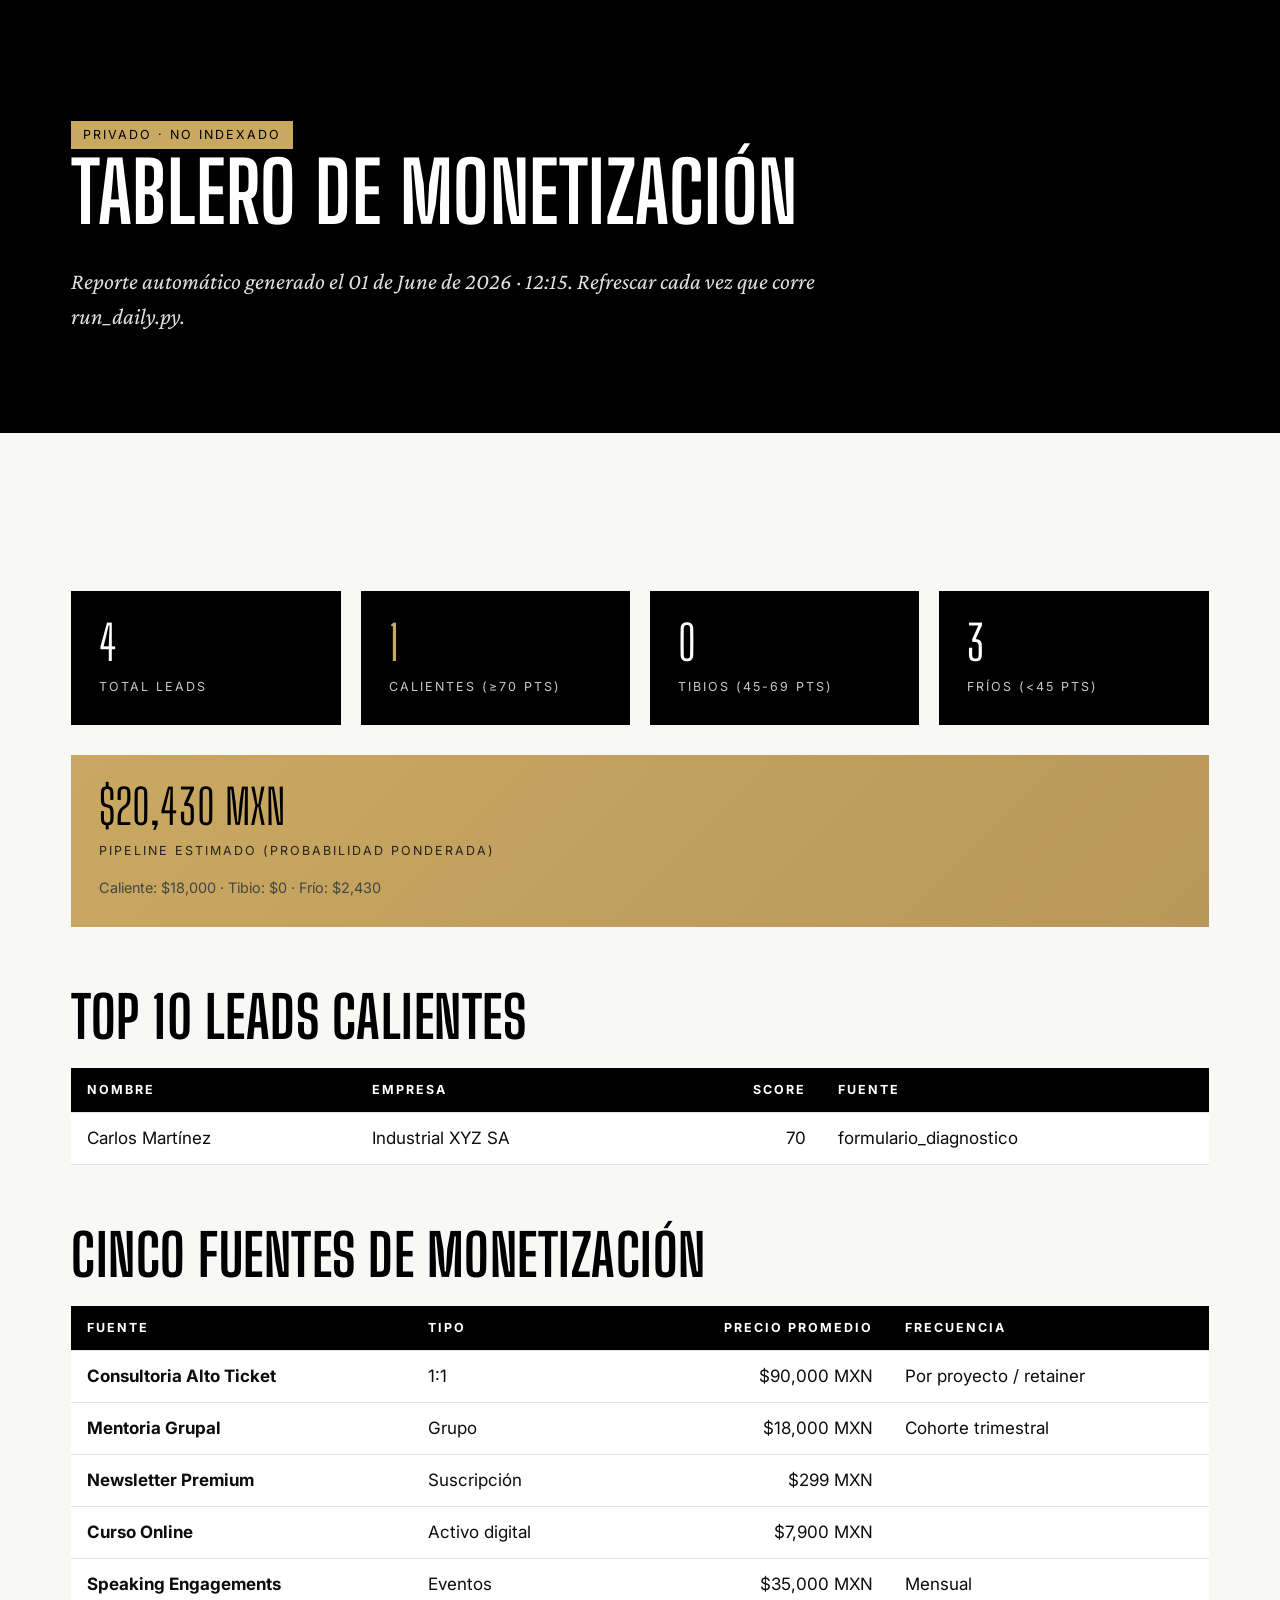
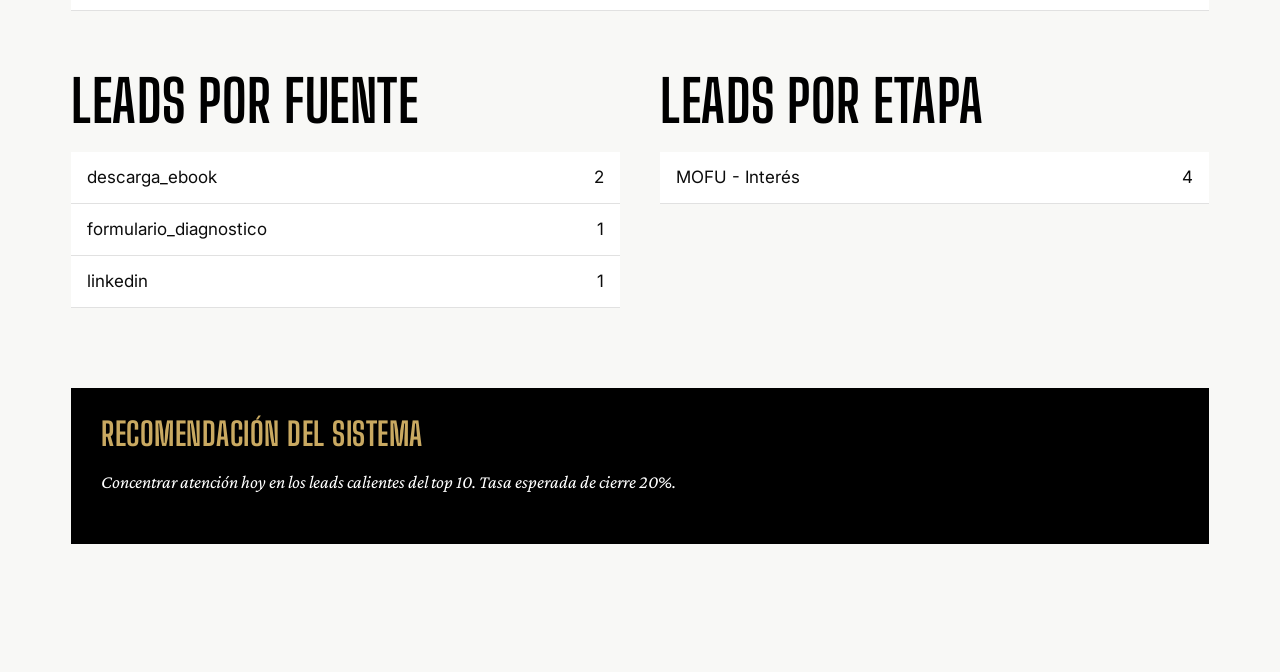
<file: tablero.html>
<!DOCTYPE html>
<html lang="es-MX"><head>
<meta charset="UTF-8">
<meta name="viewport" content="width=device-width, initial-scale=1.0">
<title>Tablero de monetización · EGA (privado)</title>
<meta name="robots" content="noindex, nofollow">
<link rel="stylesheet" href="css/style.css">
<link href="https://fonts.googleapis.com/css2?family=Big+Shoulders+Display:wght@500;700;900&family=Crimson+Pro:ital,wght@0,400;0,600;1,400&family=Inter:wght@400;500;600;700&display=swap" rel="stylesheet">
<style>
table { width: 100%; border-collapse: collapse; background: white; margin: 20px 0; }
th, td { padding: 12px 16px; text-align: left; border-bottom: 1px solid #e1e1e1; }
th { background: #000; color: #fff; font-size: 0.78rem; letter-spacing: 2px; text-transform: uppercase; }
.kpi-grid { display: grid; grid-template-columns: repeat(auto-fit, minmax(220px, 1fr)); gap: 20px; margin: 30px 0; }
.kpi-box { background: #000; color: #fff; padding: 28px; }
.kpi-num { font-family: 'Big Shoulders Display', sans-serif; font-size: 3rem; line-height: 1; }
.kpi-lbl { font-size: 0.78rem; letter-spacing: 2px; text-transform: uppercase; color: #c8c8c8; margin-top: 10px; }
.private-badge { background: #c9a961; color: #000; padding: 4px 12px; font-size: 0.78rem; letter-spacing: 2px; display: inline-block; }
</style>
</head><body>

<section class="page-header">
  <div class="container">
    <span class="private-badge">PRIVADO · NO INDEXADO</span>
    <h1 style="color:#fff">Tablero de monetización</h1>
    <p class="page-header__lede">Reporte automático generado el 01 de June de 2026 · 12:15. Refrescar cada vez que corre run_daily.py.</p>
  </div>
</section>

<section class="section">
  <div class="container">
    <div class="kpi-grid">
      <div class="kpi-box">
        <div class="kpi-num">4</div>
        <div class="kpi-lbl">Total leads</div>
      </div>
      <div class="kpi-box">
        <div class="kpi-num" style="color:#c9a961">1</div>
        <div class="kpi-lbl">Calientes (≥70 pts)</div>
      </div>
      <div class="kpi-box">
        <div class="kpi-num">0</div>
        <div class="kpi-lbl">Tibios (45-69 pts)</div>
      </div>
      <div class="kpi-box">
        <div class="kpi-num">3</div>
        <div class="kpi-lbl">Fríos (&lt;45 pts)</div>
      </div>
    </div>

    <div class="kpi-grid" style="grid-template-columns: 1fr;">
      <div class="kpi-box" style="background: linear-gradient(135deg, #c9a961, #b8975a); color: #000;">
        <div class="kpi-num" style="color:#000">$20,430 MXN</div>
        <div class="kpi-lbl" style="color:#222">Pipeline estimado (probabilidad ponderada)</div>
        <div style="margin-top: 15px; font-size: 0.9rem; color: #444;">
          Caliente: $18,000 ·
          Tibio: $0 ·
          Frío: $2,430
        </div>
      </div>
    </div>

    <h2 style="margin-top: 60px;">Top 10 leads calientes</h2>
    <table>
      <thead><tr><th>Nombre</th><th>Empresa</th><th style="text-align:right">Score</th><th>Fuente</th></tr></thead>
      <tbody><tr><td>Carlos Martínez</td><td>Industrial XYZ SA</td><td style='text-align:right'>70</td><td>formulario_diagnostico</td></tr></tbody>
    </table>

    <h2 style="margin-top: 60px;">Cinco fuentes de monetización</h2>
    <table>
      <thead><tr><th>Fuente</th><th>Tipo</th><th style="text-align:right">Precio promedio</th><th>Frecuencia</th></tr></thead>
      <tbody><tr><td><strong>Consultoria Alto Ticket</strong></td><td>1:1</td><td style='text-align:right'>$90,000 MXN</td><td>Por proyecto / retainer</td></tr>
<tr><td><strong>Mentoria Grupal</strong></td><td>Grupo</td><td style='text-align:right'>$18,000 MXN</td><td>Cohorte trimestral</td></tr>
<tr><td><strong>Newsletter Premium</strong></td><td>Suscripción</td><td style='text-align:right'>$299 MXN</td><td></td></tr>
<tr><td><strong>Curso Online</strong></td><td>Activo digital</td><td style='text-align:right'>$7,900 MXN</td><td></td></tr>
<tr><td><strong>Speaking Engagements</strong></td><td>Eventos</td><td style='text-align:right'>$35,000 MXN</td><td>Mensual</td></tr></tbody>
    </table>

    <div style="display: grid; grid-template-columns: 1fr 1fr; gap: 40px; margin-top: 60px;">
      <div>
        <h2>Leads por fuente</h2>
        <table><tbody><tr><td>descarga_ebook</td><td style='text-align:right'>2</td></tr>
<tr><td>formulario_diagnostico</td><td style='text-align:right'>1</td></tr>
<tr><td>linkedin</td><td style='text-align:right'>1</td></tr></tbody></table>
      </div>
      <div>
        <h2>Leads por etapa</h2>
        <table><tbody><tr><td>MOFU - Interés</td><td style='text-align:right'>4</td></tr></tbody></table>
      </div>
    </div>

    <div style="margin-top: 60px; padding: 30px; background: #000; color: #fff;">
      <h3 style="color:#c9a961">Recomendación del sistema</h3>
      <p style="font-family: 'Crimson Pro', serif; font-size: 1.15rem; font-style: italic; margin: 16px 0;">
        Concentrar atención hoy en los leads calientes del top 10. Tasa esperada de cierre 20%.
      </p>
    </div>
  </div>
</section>

</body></html>
</file>
<file: css/style.css>
/* ================================================================
   EGA — C.P. Enrique García Acevedo
   Sitio web · Stylesheet principal
   Identidad: negro · plata · ejecutivo
   ================================================================ */

/* ---------- RESET ---------- */
*, *::before, *::after { box-sizing: border-box; }
* { margin: 0; padding: 0; }
html { scroll-behavior: smooth; }
body { line-height: 1.6; -webkit-font-smoothing: antialiased; text-rendering: optimizeLegibility; }
img, svg { display: block; max-width: 100%; height: auto; }
input, button, textarea, select { font: inherit; color: inherit; }
button { background: none; border: 0; cursor: pointer; }
a { color: inherit; text-decoration: none; }
ul { list-style: none; }

/* ---------- TOKENS ---------- */
:root {
  --black:    #000000;
  --ink:      #0c0c0c;
  --charcoal: #161616;
  --graphite: #232323;
  --gray-d:   #4a4a4a;
  --gray:     #7d7d7d;
  --gray-l:   #b3b3b3;
  --silver:   #c8c8c8;
  --platinum: #e1e1e1;
  --ivory:    #f4f4f2;
  --offwhite: #f8f8f6;
  --white:    #ffffff;

  --font-display: 'Big Shoulders Display','Arial Narrow Bold','Arial Narrow',sans-serif;
  --font-serif:   'Crimson Pro','Georgia','Times New Roman',serif;
  --font-sans:    'Inter','-apple-system','BlinkMacSystemFont','Segoe UI',sans-serif;

  --container: 1240px;
  --gutter: clamp(20px, 4vw, 56px);

  --radius: 2px;
  --transition: 200ms ease;
}

/* ---------- BASE ---------- */
body {
  font-family: var(--font-sans);
  font-size: 17px;
  color: var(--ink);
  background: var(--offwhite);
}
h1, h2, h3, h4 {
  font-family: var(--font-display);
  font-weight: 700;
  line-height: 1.05;
  letter-spacing: 0.5px;
  text-transform: uppercase;
  color: var(--black);
}
h1 { font-size: clamp(2.6rem, 6.5vw, 5.5rem); }
h2 { font-size: clamp(2rem, 4.5vw, 3.6rem); }
h3 { font-size: clamp(1.4rem, 2.5vw, 2rem); }
h4 { font-size: 1.15rem; letter-spacing: 1.5px; }

.serif { font-family: var(--font-serif); }
.italic { font-style: italic; }

.eyebrow {
  font-family: var(--font-sans);
  font-size: 0.78rem;
  font-weight: 700;
  text-transform: uppercase;
  letter-spacing: 3.5px;
  color: var(--graphite);
}
.eyebrow--on-dark { color: var(--silver); }

.container { width: 100%; max-width: var(--container); margin: 0 auto; padding: 0 var(--gutter); }

/* ---------- TOPBAR / NAVIGATION ---------- */
.topbar {
  position: sticky; top: 0; z-index: 50;
  background: var(--black);
  color: var(--white);
  border-bottom: 1px solid var(--graphite);
}
.topbar__inner {
  display: flex; align-items: center; justify-content: space-between;
  height: 80px;
}
.brand { display: flex; align-items: center; gap: 14px; color: var(--white); }
.brand__logo { width: 130px; height: auto; color: var(--white); }
.nav { display: flex; gap: 36px; align-items: center; }
.nav__link {
  font-size: 0.83rem; font-weight: 600; letter-spacing: 1.5px;
  text-transform: uppercase; color: var(--silver);
  transition: color var(--transition);
  position: relative;
}
.nav__link:hover, .nav__link.is-active { color: var(--white); }
.nav__link.is-active::after {
  content: ''; position: absolute; left: 0; right: 0; bottom: -28px;
  height: 2px; background: var(--silver);
}
.nav__cta {
  font-size: 0.78rem; font-weight: 700; letter-spacing: 2px; text-transform: uppercase;
  color: var(--black); background: var(--silver);
  padding: 12px 22px; border: 2px solid var(--silver);
  transition: background var(--transition), color var(--transition);
}
.nav__cta:hover { background: var(--white); border-color: var(--white); color: var(--black); }

.menu-toggle {
  display: none; color: var(--white);
  width: 44px; height: 44px;
  flex-direction: column; justify-content: center; align-items: center; gap: 5px;
}
.menu-toggle span { display: block; width: 26px; height: 2px; background: var(--white); transition: var(--transition); }

/* ---------- HERO ---------- */
.hero {
  background: var(--black); color: var(--white);
  padding: clamp(72px, 12vw, 160px) 0 clamp(60px, 10vw, 140px);
  position: relative; overflow: hidden;
  border-bottom: 4px solid var(--graphite);
}
.hero::before {
  content: ''; position: absolute; top: 0; left: 0; right: 0; height: 4px;
  background: linear-gradient(90deg, var(--silver) 0%, var(--graphite) 50%, transparent 100%);
}
.hero__eyebrow { color: var(--silver); margin-bottom: 18px; }
.hero h1 { color: var(--white); margin-bottom: 30px; max-width: 950px; }
.hero__lede { font-family: var(--font-serif); font-size: clamp(1.2rem, 2vw, 1.55rem); color: var(--platinum); font-style: italic; max-width: 760px; margin-bottom: 50px; line-height: 1.45; }
.hero__ctas { display: flex; gap: 18px; flex-wrap: wrap; }

/* ---------- BUTTONS ---------- */
.btn {
  display: inline-flex; align-items: center; gap: 10px;
  font-family: var(--font-sans); font-size: 0.85rem; font-weight: 700;
  text-transform: uppercase; letter-spacing: 2px;
  padding: 18px 32px;
  border: 2px solid var(--black);
  background: var(--black); color: var(--white);
  transition: background var(--transition), color var(--transition), transform var(--transition);
}
.btn:hover { background: var(--graphite); transform: translateY(-1px); }
.btn--light { background: var(--white); color: var(--black); border-color: var(--white); }
.btn--light:hover { background: var(--silver); border-color: var(--silver); }
.btn--ghost { background: transparent; color: var(--white); border-color: var(--silver); }
.btn--ghost:hover { background: var(--silver); color: var(--black); }
.btn--ghost-dark { background: transparent; color: var(--black); border-color: var(--black); }
.btn--ghost-dark:hover { background: var(--black); color: var(--white); }
.btn__arrow { display: inline-block; transition: transform var(--transition); }
.btn:hover .btn__arrow { transform: translateX(4px); }

/* ---------- SECTIONS ---------- */
.section { padding: clamp(70px, 10vw, 140px) 0; }
.section--alt { background: var(--ivory); }
.section--dark { background: var(--black); color: var(--white); }
.section--dark h2 { color: var(--white); }

.section__header { max-width: 880px; margin-bottom: clamp(48px, 6vw, 80px); }
.section__header .eyebrow { display: inline-block; margin-bottom: 18px; }
.section__header .lede { font-family: var(--font-serif); font-size: clamp(1.1rem, 1.6vw, 1.35rem); color: var(--gray-d); font-style: italic; margin-top: 20px; line-height: 1.5; max-width: 720px; }

/* ---------- AUDIENCE GRID ---------- */
.audience-grid { display: grid; grid-template-columns: repeat(auto-fit, minmax(240px, 1fr)); gap: 24px; }
.audience-card {
  background: var(--white); padding: 36px 28px; border-top: 4px solid var(--black);
  transition: transform var(--transition), box-shadow var(--transition);
}
.audience-card:hover { transform: translateY(-4px); box-shadow: 0 12px 32px rgba(0,0,0,0.08); }
.audience-card__num { font-family: var(--font-display); font-size: 2rem; color: var(--silver); margin-bottom: 8px; }
.audience-card__title { font-family: var(--font-display); font-size: 1.4rem; text-transform: uppercase; margin-bottom: 12px; letter-spacing: 1px; }
.audience-card__text { font-size: 0.95rem; color: var(--gray-d); }

/* ---------- PILLARS ---------- */
.pillars { display: grid; grid-template-columns: repeat(auto-fit, minmax(260px, 1fr)); gap: 1px; background: var(--graphite); }
.pillar { background: var(--black); padding: 50px 36px; color: var(--white); }
.pillar__num { font-family: var(--font-display); font-size: 0.85rem; letter-spacing: 3px; color: var(--silver); margin-bottom: 24px; }
.pillar__title { font-size: 1.6rem; margin-bottom: 16px; color: var(--white); }
.pillar__text { font-family: var(--font-serif); font-size: 1.05rem; color: var(--platinum); line-height: 1.55; font-style: italic; }

/* ---------- SERVICES ---------- */
.services { display: grid; grid-template-columns: repeat(auto-fit, minmax(300px, 1fr)); gap: 28px; }
.service-card {
  background: var(--white); padding: 40px 32px;
  border: 1px solid var(--platinum);
  display: flex; flex-direction: column; transition: border-color var(--transition), transform var(--transition);
}
.service-card:hover { border-color: var(--black); transform: translateY(-3px); }
.service-card__icon {
  width: 52px; height: 52px; background: var(--black); color: var(--white);
  display: flex; align-items: center; justify-content: center; font-family: var(--font-display); font-size: 1.4rem;
  margin-bottom: 24px;
}
.service-card__title { font-size: 1.35rem; margin-bottom: 14px; }
.service-card__text { font-size: 0.95rem; color: var(--gray-d); margin-bottom: 20px; flex: 1; }
.service-card__meta { font-size: 0.78rem; letter-spacing: 2px; text-transform: uppercase; color: var(--gray); border-top: 1px solid var(--platinum); padding-top: 16px; }

/* ---------- STAT BAND ---------- */
.stat-band { background: var(--graphite); color: var(--white); padding: 64px 0; }
.stat-band__grid { display: grid; grid-template-columns: repeat(auto-fit, minmax(180px, 1fr)); gap: 40px; text-align: center; }
.stat__num { font-family: var(--font-display); font-size: clamp(2.4rem, 5vw, 3.6rem); color: var(--white); display: block; line-height: 1; margin-bottom: 8px; }
.stat__lbl { font-size: 0.78rem; letter-spacing: 2px; text-transform: uppercase; color: var(--silver); }

/* ---------- RESOURCES (download cards) ---------- */
.resources { display: grid; grid-template-columns: repeat(auto-fit, minmax(280px, 1fr)); gap: 24px; }
.resource-card {
  background: var(--white); border: 1px solid var(--platinum);
  padding: 32px 28px; display: flex; flex-direction: column;
  transition: all var(--transition);
}
.resource-card:hover { background: var(--black); color: var(--white); border-color: var(--black); }
.resource-card:hover .resource-card__type { color: var(--silver); }
.resource-card:hover .resource-card__text { color: var(--platinum); }
.resource-card:hover .resource-card__cta { color: var(--white); }
.resource-card__type { font-size: 0.7rem; letter-spacing: 2.5px; text-transform: uppercase; color: var(--gray); margin-bottom: 14px; }
.resource-card__title { font-family: var(--font-display); font-size: 1.4rem; line-height: 1.1; margin-bottom: 14px; text-transform: uppercase; }
.resource-card__text { font-size: 0.9rem; color: var(--gray-d); margin-bottom: 20px; flex: 1; }
.resource-card__cta { font-size: 0.78rem; letter-spacing: 1.8px; text-transform: uppercase; font-weight: 700; color: var(--black); }

/* ---------- BLOG / POSTS PREVIEW ---------- */
.posts { display: grid; grid-template-columns: repeat(auto-fit, minmax(280px, 1fr)); gap: 32px; }
.post-card {
  background: var(--white); border: 1px solid var(--platinum);
  padding: 28px 24px; display: flex; flex-direction: column;
  transition: border-color var(--transition);
}
.post-card:hover { border-color: var(--black); }
.post-card__meta { display: flex; gap: 14px; font-size: 0.72rem; letter-spacing: 2px; text-transform: uppercase; color: var(--gray); margin-bottom: 16px; }
.post-card__title { font-family: var(--font-display); font-size: 1.25rem; line-height: 1.15; text-transform: uppercase; margin-bottom: 14px; }
.post-card__excerpt { font-family: var(--font-serif); font-size: 1rem; color: var(--gray-d); margin-bottom: 16px; flex: 1; line-height: 1.55; }
.post-card__cta { font-size: 0.78rem; letter-spacing: 1.8px; text-transform: uppercase; font-weight: 700; color: var(--black); }

/* ---------- TESTIMONIAL ---------- */
.testimonial { background: var(--black); color: var(--white); padding: clamp(70px, 10vw, 120px) 0; }
.testimonial__quote { font-family: var(--font-serif); font-style: italic; font-size: clamp(1.4rem, 3vw, 2.2rem); line-height: 1.4; color: var(--white); max-width: 1000px; }
.testimonial__quote::before { content: '"'; font-size: 6rem; line-height: 0.5; color: var(--silver); display: block; margin-bottom: 30px; font-family: var(--font-serif); }
.testimonial__attr { margin-top: 36px; color: var(--silver); font-size: 0.85rem; letter-spacing: 2px; text-transform: uppercase; }

/* ---------- CTA BAND ---------- */
.cta-band {
  background: var(--ink);
  color: var(--white);
  padding: clamp(70px, 9vw, 120px) 0;
  text-align: center;
}
.cta-band h2 { color: var(--white); margin-bottom: 20px; }
.cta-band__lede { font-family: var(--font-serif); font-style: italic; font-size: 1.25rem; color: var(--platinum); margin-bottom: 40px; max-width: 720px; margin-inline: auto; }

/* ---------- FOOTER ---------- */
.footer { background: var(--black); color: var(--platinum); padding: 80px 0 40px; border-top: 1px solid var(--graphite); }
.footer__grid { display: grid; grid-template-columns: 1.4fr 1fr 1fr 1fr; gap: 56px; margin-bottom: 60px; }
.footer__col h4 { color: var(--white); font-size: 0.85rem; letter-spacing: 2.5px; margin-bottom: 22px; }
.footer__col ul li { margin-bottom: 12px; }
.footer__col a { color: var(--gray-l); font-size: 0.92rem; transition: color var(--transition); }
.footer__col a:hover { color: var(--white); }
.footer__brand p { font-family: var(--font-serif); font-style: italic; color: var(--silver); margin: 18px 0; font-size: 0.98rem; }
.footer__meta { color: var(--silver); font-size: 0.85rem; margin: 4px 0; }
.footer__bottom {
  border-top: 1px solid var(--graphite); padding-top: 28px;
  display: flex; justify-content: space-between; flex-wrap: wrap; gap: 12px;
  font-size: 0.78rem; color: var(--gray); letter-spacing: 1px;
}

/* ---------- PAGE HEADER (interior pages) ---------- */
.page-header { background: var(--black); color: var(--white); padding: clamp(72px, 10vw, 120px) 0 clamp(60px, 8vw, 100px); }
.page-header h1 { color: var(--white); max-width: 980px; }
.page-header .eyebrow { color: var(--silver); margin-bottom: 18px; display: inline-block; }
.page-header__lede { font-family: var(--font-serif); font-style: italic; color: var(--platinum); font-size: clamp(1.15rem, 1.8vw, 1.45rem); margin-top: 28px; max-width: 800px; line-height: 1.5; }

/* ---------- ARTICLE / LONG-FORM ---------- */
.prose { max-width: 760px; }
.prose p { font-family: var(--font-serif); font-size: 1.15rem; line-height: 1.7; color: var(--ink); margin-bottom: 22px; }
.prose h2 { margin-top: 56px; margin-bottom: 22px; }
.prose h3 { margin-top: 36px; margin-bottom: 14px; }
.prose ul { padding-left: 0; margin-bottom: 22px; }
.prose ul li { font-family: var(--font-serif); font-size: 1.1rem; line-height: 1.65; padding-left: 26px; position: relative; margin-bottom: 12px; }
.prose ul li::before { content: ''; position: absolute; left: 0; top: 14px; width: 14px; height: 2px; background: var(--black); }
.prose blockquote { border-left: 3px solid var(--black); padding-left: 28px; font-family: var(--font-serif); font-style: italic; font-size: 1.4rem; color: var(--graphite); margin: 36px 0; line-height: 1.5; }

/* ---------- FORM ---------- */
.form { max-width: 640px; }
.form__row { margin-bottom: 22px; }
.form__row label { display: block; font-size: 0.78rem; letter-spacing: 2px; text-transform: uppercase; font-weight: 700; margin-bottom: 8px; color: var(--graphite); }
.form__row input,
.form__row textarea,
.form__row select {
  width: 100%; padding: 14px 16px; font-size: 1rem;
  border: 1px solid var(--gray-l); background: var(--white);
  font-family: var(--font-sans); color: var(--ink);
  transition: border-color var(--transition);
}
.form__row input:focus,
.form__row textarea:focus,
.form__row select:focus { outline: none; border-color: var(--black); }
.form__row textarea { resize: vertical; min-height: 140px; }
.form__check { display: flex; gap: 10px; align-items: flex-start; font-size: 0.88rem; color: var(--gray-d); }
.form__check input { flex-shrink: 0; margin-top: 4px; }
.form__msg { padding: 14px 18px; background: var(--ivory); border-left: 3px solid var(--black); font-size: 0.95rem; margin-top: 18px; display: none; }
.form__msg.is-visible { display: block; }

/* ---------- DEFINITION LIST (contact) ---------- */
.contact-grid { display: grid; grid-template-columns: 1fr 1fr; gap: 60px; }
.contact-info dl { margin-bottom: 28px; }
.contact-info dt { font-size: 0.78rem; letter-spacing: 2px; text-transform: uppercase; font-weight: 700; color: var(--gray); margin-bottom: 6px; }
.contact-info dd { font-size: 1.15rem; color: var(--ink); margin-bottom: 18px; font-family: var(--font-sans); }
.contact-info dd a { border-bottom: 1px solid var(--platinum); transition: border-color var(--transition); }
.contact-info dd a:hover { border-color: var(--black); }

/* ---------- DIAGNOSTIC BOX ---------- */
.diagnostic-box {
  background: var(--black); color: var(--white); padding: 48px;
  margin: 40px 0;
}
.diagnostic-box h3 { color: var(--white); margin-bottom: 18px; }
.diagnostic-box p { font-family: var(--font-serif); font-style: italic; color: var(--platinum); font-size: 1.1rem; margin-bottom: 24px; line-height: 1.55; }

/* ---------- WHATSAPP FLOATING BUTTON ---------- */
.wa-fab {
  position: fixed; bottom: 28px; right: 28px; z-index: 40;
  width: 60px; height: 60px;
  background: #25D366; color: white;
  border-radius: 50%;
  display: flex; align-items: center; justify-content: center;
  box-shadow: 0 8px 24px rgba(37,211,102,0.4);
  transition: transform var(--transition);
}
.wa-fab:hover { transform: scale(1.08); }
.wa-fab svg { width: 32px; height: 32px; }

/* ---------- COOKIE BANNER ---------- */
.cookie-banner {
  position: fixed; bottom: 0; left: 0; right: 0; z-index: 60;
  background: var(--black); color: var(--white); padding: 20px 0;
  border-top: 2px solid var(--silver);
  transform: translateY(100%); transition: transform var(--transition);
}
.cookie-banner.is-visible { transform: translateY(0); }
.cookie-banner__inner { display: flex; gap: 20px; align-items: center; flex-wrap: wrap; }
.cookie-banner__text { font-size: 0.9rem; color: var(--platinum); flex: 1; min-width: 280px; }
.cookie-banner__actions { display: flex; gap: 12px; }

/* ---------- DIVIDER ---------- */
.divider { height: 1px; background: var(--platinum); margin: 64px 0; }

/* ---------- RESPONSIVE ---------- */
@media (max-width: 880px) {
  .nav { display: none; position: fixed; top: 80px; left: 0; right: 0; background: var(--black); flex-direction: column; gap: 0; padding: 30px var(--gutter); border-bottom: 1px solid var(--graphite); }
  .nav.is-open { display: flex; }
  .nav__link { width: 100%; padding: 14px 0; border-bottom: 1px solid var(--graphite); }
  .nav__link.is-active::after { display: none; }
  .menu-toggle { display: flex; }
  .menu-toggle.is-open span:nth-child(1) { transform: rotate(45deg) translate(5px, 6px); }
  .menu-toggle.is-open span:nth-child(2) { opacity: 0; }
  .menu-toggle.is-open span:nth-child(3) { transform: rotate(-45deg) translate(5px, -6px); }
  .footer__grid { grid-template-columns: 1fr 1fr; gap: 40px; }
  .contact-grid { grid-template-columns: 1fr; gap: 40px; }
}
@media (max-width: 560px) {
  .footer__grid { grid-template-columns: 1fr; }
  .hero__ctas { flex-direction: column; align-items: stretch; }
  .btn { justify-content: center; }
  .wa-fab { width: 52px; height: 52px; bottom: 18px; right: 18px; }
  .wa-fab svg { width: 28px; height: 28px; }
}
</file>
